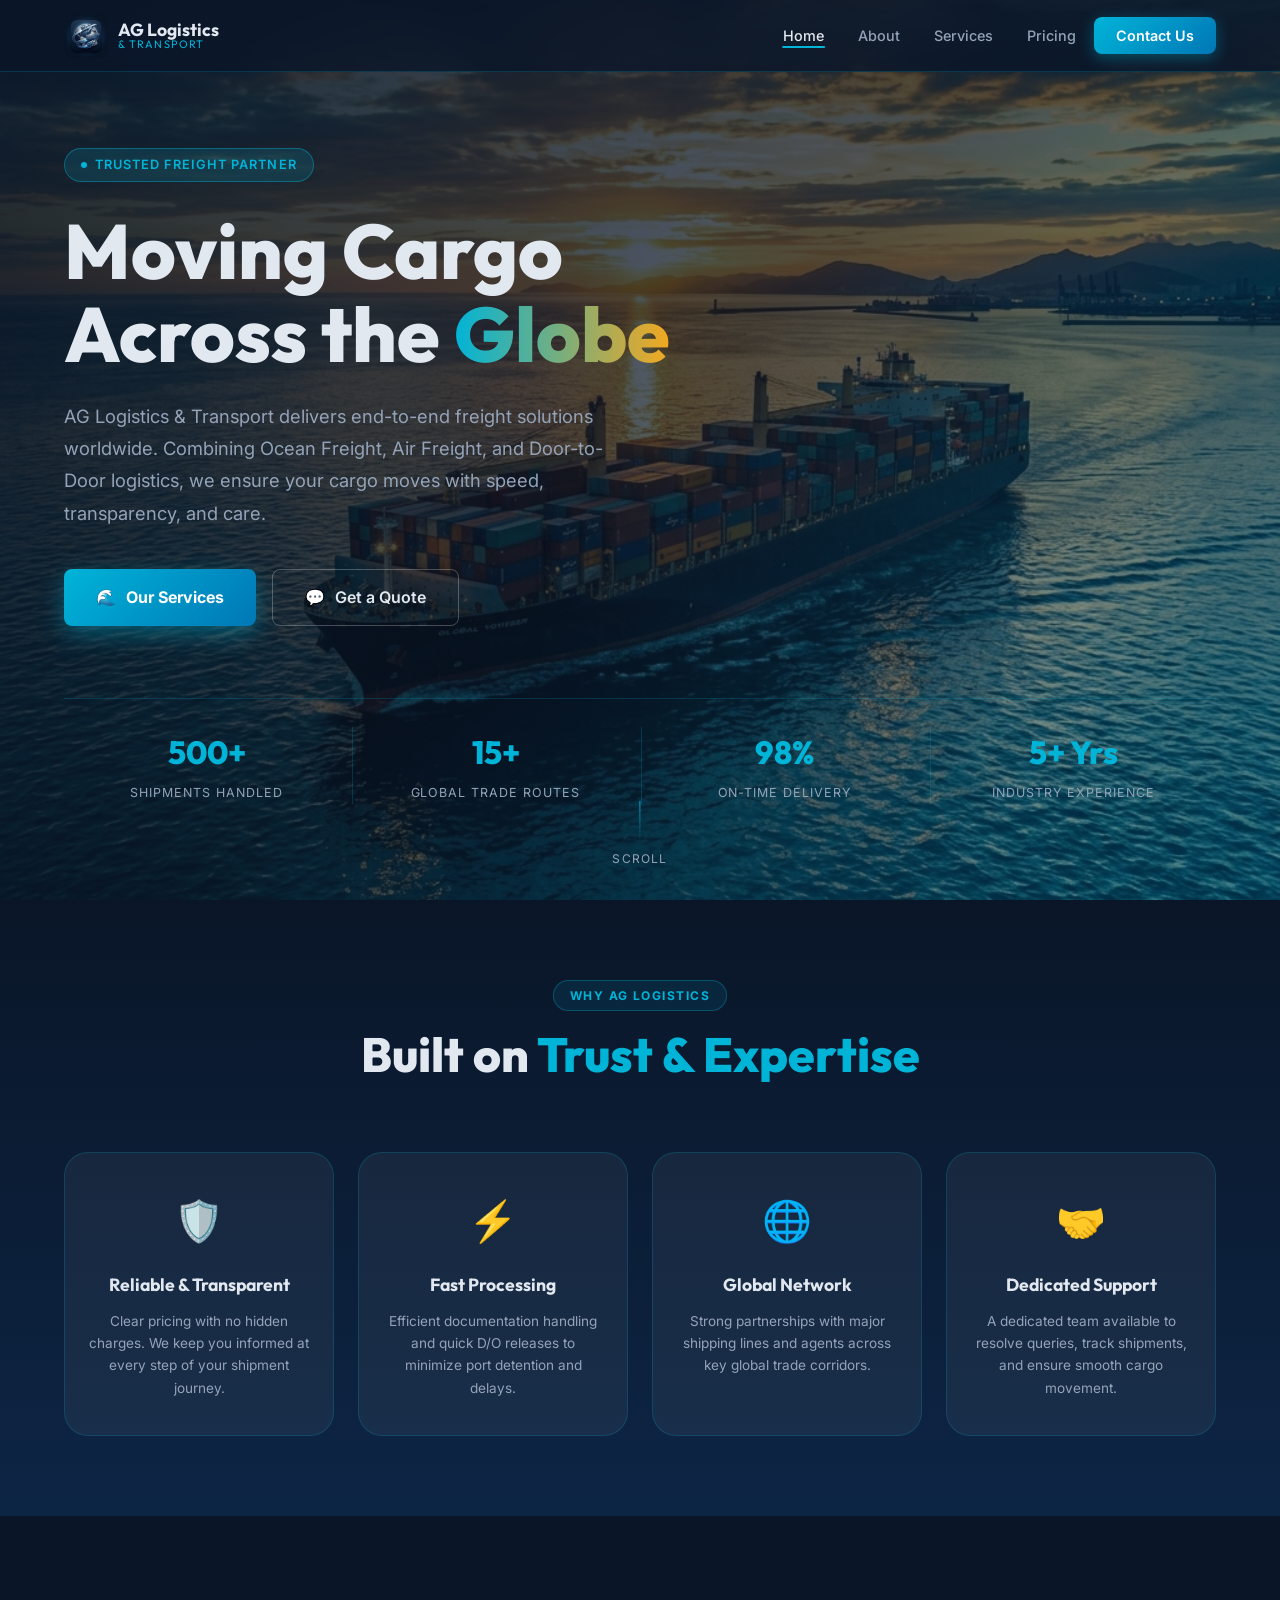
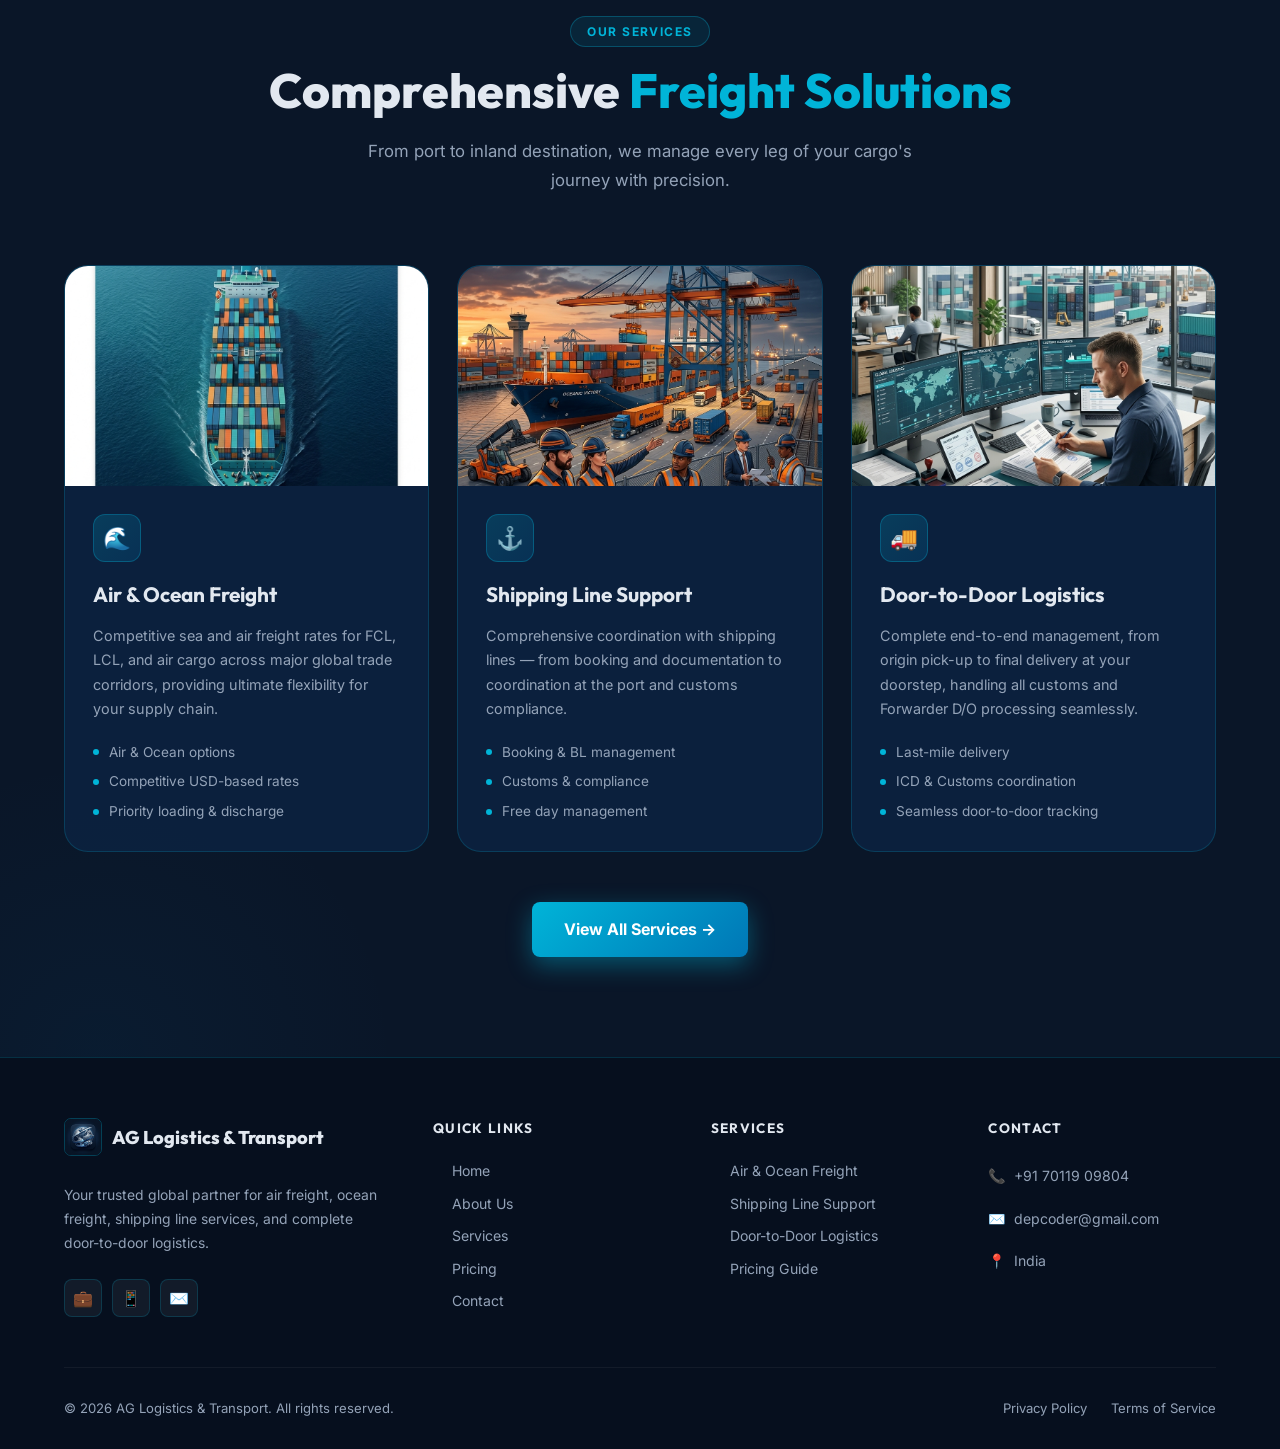
<file: index.html>
<!DOCTYPE html>
<html lang="en">

<head>
  <meta charset="UTF-8" />
  <meta name="viewport" content="width=device-width, initial-scale=1.0" />
  <title>AG Logistics & Transport | Global Freight Solutions</title>
  <meta name="description"
    content="AG Logistics & Transport provides world-class Ocean Freight, Shipping Line Support, and Forwarder D/O services. Reliable, transparent, and efficient global logistics." />
  <link rel="stylesheet" href="css/style.css" />
</head>

<body>

  <!-- ===== NAVBAR ===== -->
  <nav class="navbar" id="navbar">
    <a href="index.html" class="navbar-logo">
      <img src="images/logo.png" class="logo-icon1" alt="AG Logistics Logo" />
      <div class="logo-text">
        AG Logistics
        <span>& Transport</span>
      </div>
    </a>

    <ul class="navbar-links">
      <li><a href="index.html" id="nav-home">Home</a></li>
      <li><a href="about.html" id="nav-about">About</a></li>
      <li><a href="services.html" id="nav-services">Services</a></li>
      <li><a href="pricing.html" id="nav-pricing">Pricing</a></li>
      <li><a href="contact.html" id="nav-contact" class="navbar-cta">Contact Us</a></li>
    </ul>

    <button class="hamburger" id="hamburger" aria-label="Toggle menu">
      <span></span><span></span><span></span>
    </button>
  </nav>

  <!-- Mobile Menu -->
  <div class="mobile-menu" id="mobileMenu">
    <a href="index.html">Home</a>
    <a href="about.html">About</a>
    <a href="services.html">Services</a>
    <a href="pricing.html">Pricing</a>
    <a href="contact.html" class="navbar-cta">Contact Us</a>
  </div>

  <!-- ===== HERO ===== -->
  <section class="hero" id="hero">
    <div class="hero-bg"></div>
    <div class="hero-overlay"></div>

    <div style="width:100%; max-width:1400px; margin:0 auto;">
      <div class="hero-content">
        <div class="hero-badge">Trusted Freight Partner</div>
        <h1 class="hero-title">
          Moving Cargo<br>
          Across the <span class="highlight">Globe</span>
        </h1>
        <p class="hero-subtitle">
          AG Logistics & Transport delivers end-to-end freight solutions worldwide. Combining Ocean Freight, Air
          Freight, and Door-to-Door logistics, we ensure your cargo moves with speed, transparency, and care.
        </p>
        <div class="hero-actions">
          <a href="services.html" class="btn-primary">
            <span>🌊</span> Our Services
          </a>
          <a href="contact.html" class="btn-outline">
            <span>💬</span> Get a Quote
          </a>
        </div>
      </div>

      <div class="hero-stats">
        <div class="stat-item">
          <span class="stat-number" data-count="500" data-suffix="+">0+</span>
          <span class="stat-label">Shipments Handled</span>
        </div>
        <div class="stat-item">
          <span class="stat-number" data-count="15" data-suffix="+">0+</span>
          <span class="stat-label">Global Trade Routes</span>
        </div>
        <div class="stat-item">
          <span class="stat-number" data-count="98" data-suffix="%">0%</span>
          <span class="stat-label">On-Time Delivery</span>
        </div>
        <div class="stat-item">
          <span class="stat-number" data-count="5" data-suffix="+ Yrs">0+ Yrs</span>
          <span class="stat-label">Industry Experience</span>
        </div>
      </div>
    </div>

    <div class="hero-scroll-indicator">
      <div class="scroll-line"></div>
      <span>Scroll</span>
    </div>
  </section>

  <!-- ===== WHY CHOOSE US ===== -->
  <section class="why-section">
    <div class="section-header">
      <div class="section-tag">Why AG Logistics</div>
      <h2 class="section-title">Built on <span class="accent">Trust & Expertise</span></h2>
    </div>
    <div class="why-grid">
      <div class="why-card reveal">
        <span class="why-icon">🛡️</span>
        <h3 class="why-title">Reliable & Transparent</h3>
        <p class="why-desc">Clear pricing with no hidden charges. We keep you informed at every step of your shipment
          journey.</p>
      </div>
      <div class="why-card reveal reveal-delay-1">
        <span class="why-icon">⚡</span>
        <h3 class="why-title">Fast Processing</h3>
        <p class="why-desc">Efficient documentation handling and quick D/O releases to minimize port detention and
          delays.</p>
      </div>
      <div class="why-card reveal reveal-delay-2">
        <span class="why-icon">🌐</span>
        <h3 class="why-title">Global Network</h3>
        <p class="why-desc">Strong partnerships with major shipping lines and agents across key global trade corridors.
        </p>
      </div>
      <div class="why-card reveal reveal-delay-3">
        <span class="why-icon">🤝</span>
        <h3 class="why-title">Dedicated Support</h3>
        <p class="why-desc">A dedicated team available to resolve queries, track shipments, and ensure smooth cargo
          movement.</p>
      </div>
    </div>
  </section>

  <!-- ===== SERVICES PREVIEW ===== -->
  <section class="services-section">
    <div class="section-header">
      <div class="section-tag">Our Services</div>
      <h2 class="section-title">Comprehensive <span class="accent">Freight Solutions</span></h2>
      <p class="section-desc">From port to inland destination, we manage every leg of your cargo's journey with
        precision.</p>
    </div>

    <div class="services-grid">
      <div class="service-card reveal">
        <div class="service-img">
          <img src="images/ocean_freight.png" alt="Ocean Freight" loading="lazy" />
        </div>
        <div class="service-body">
          <div class="service-icon">🌊</div>
          <h3 class="service-title">Air & Ocean Freight</h3>
          <p class="service-desc">Competitive sea and air freight rates for FCL, LCL, and air cargo across major global
            trade corridors, providing ultimate flexibility for your supply chain.</p>
          <ul class="service-features">
            <li>Air & Ocean options</li>
            <li>Competitive USD-based rates</li>
            <li>Priority loading &amp; discharge</li>
          </ul>
        </div>
      </div>
      <div class="service-card reveal reveal-delay-1">
        <div class="service-img">
          <img src="images/shipping_line.png" alt="Shipping Line Support" loading="lazy" />
        </div>
        <div class="service-body">
          <div class="service-icon">⚓</div>
          <h3 class="service-title">Shipping Line Support</h3>
          <p class="service-desc">Comprehensive coordination with shipping lines — from booking and documentation to
            coordination at the port and customs compliance.</p>
          <ul class="service-features">
            <li>Booking &amp; BL management</li>
            <li>Customs &amp; compliance</li>
            <li>Free day management</li>
          </ul>
        </div>
      </div>
      <div class="service-card reveal reveal-delay-2">
        <div class="service-img">
          <img src="images/forwarder_do.png" alt="Forwarder D/O" loading="lazy" />
        </div>
        <div class="service-body">
          <div class="service-icon">🚚</div>
          <h3 class="service-title">Door-to-Door Logistics</h3>
          <p class="service-desc">Complete end-to-end management, from origin pick-up to final delivery at your
            doorstep, handling all customs and Forwarder D/O processing seamlessly.</p>
          <ul class="service-features">
            <li>Last-mile delivery</li>
            <li>ICD & Customs coordination</li>
            <li>Seamless door-to-door tracking</li>
          </ul>
        </div>
      </div>
    </div>

    <div style="text-align:center; margin-top:50px;">
      <a href="services.html" class="btn-primary">View All Services →</a>
    </div>
  </section>

  <!-- ===== FOOTER ===== -->
  <footer>
    <div class="footer-grid">
      <div class="footer-brand">
        <div class="logo-text">
          <div style="display:flex;align-items:center;gap:10px;margin-bottom:14px;">
            <img src="images/logo.png"
              style="width: 38px; height: 38px; border-radius: 7px; object-fit: cover; border: 1px solid rgba(0,180,216,0.3);"
              class="footer-logo" alt="AG Logistics Logo" />
            <span style="font-family:'Outfit',sans-serif;font-size:1.15rem;font-weight:800;">AG Logistics &
              Transport</span>
          </div>
        </div>
        <p class="footer-desc">Your trusted global partner for air freight, ocean freight, shipping line services, and
          complete door-to-door logistics.</p>
        <div class="footer-socials">
          <div class="social-btn" title="LinkedIn">💼</div>
          <div class="social-btn" title="WhatsApp">📱</div>
          <div class="social-btn" title="Email">✉️</div>
        </div>
      </div>
      <div>
        <h4 class="footer-col-title">Quick Links</h4>
        <ul class="footer-links">
          <li><a href="index.html">Home</a></li>
          <li><a href="about.html">About Us</a></li>
          <li><a href="services.html">Services</a></li>
          <li><a href="pricing.html">Pricing</a></li>
          <li><a href="contact.html">Contact</a></li>
        </ul>
      </div>
      <div>
        <h4 class="footer-col-title">Services</h4>
        <ul class="footer-links">
          <li><a href="services.html">Air & Ocean Freight</a></li>
          <li><a href="services.html">Shipping Line Support</a></li>
          <li><a href="services.html">Door-to-Door Logistics</a></li>
          <li><a href="pricing.html">Pricing Guide</a></li>
        </ul>
      </div>
      <div>
        <h4 class="footer-col-title">Contact</h4>
        <ul class="footer-links" style="cursor:default;">
          <li style="color:#94a3b8; gap:8px; display:flex; font-size:0.88rem; padding:5px 0;">📞 &nbsp;+91 70119 09804
          </li>
          <li style="color:#94a3b8; gap:8px; display:flex; font-size:0.88rem; padding:5px 0;">✉️
            &nbsp;depcoder@gmail.com</li>
          <li style="color:#94a3b8; gap:8px; display:flex; font-size:0.88rem; padding:5px 0;">📍 &nbsp;India</li>
        </ul>
      </div>
    </div>
    <div class="footer-bottom">
      <p>© 2026 AG Logistics & Transport. All rights reserved.</p>
      <div class="footer-bottom-links">
        <a href="#">Privacy Policy</a>
        <a href="#">Terms of Service</a>
      </div>
    </div>
  </footer>

  <script src="js/main.js"></script>
</body>

</html>
</file>
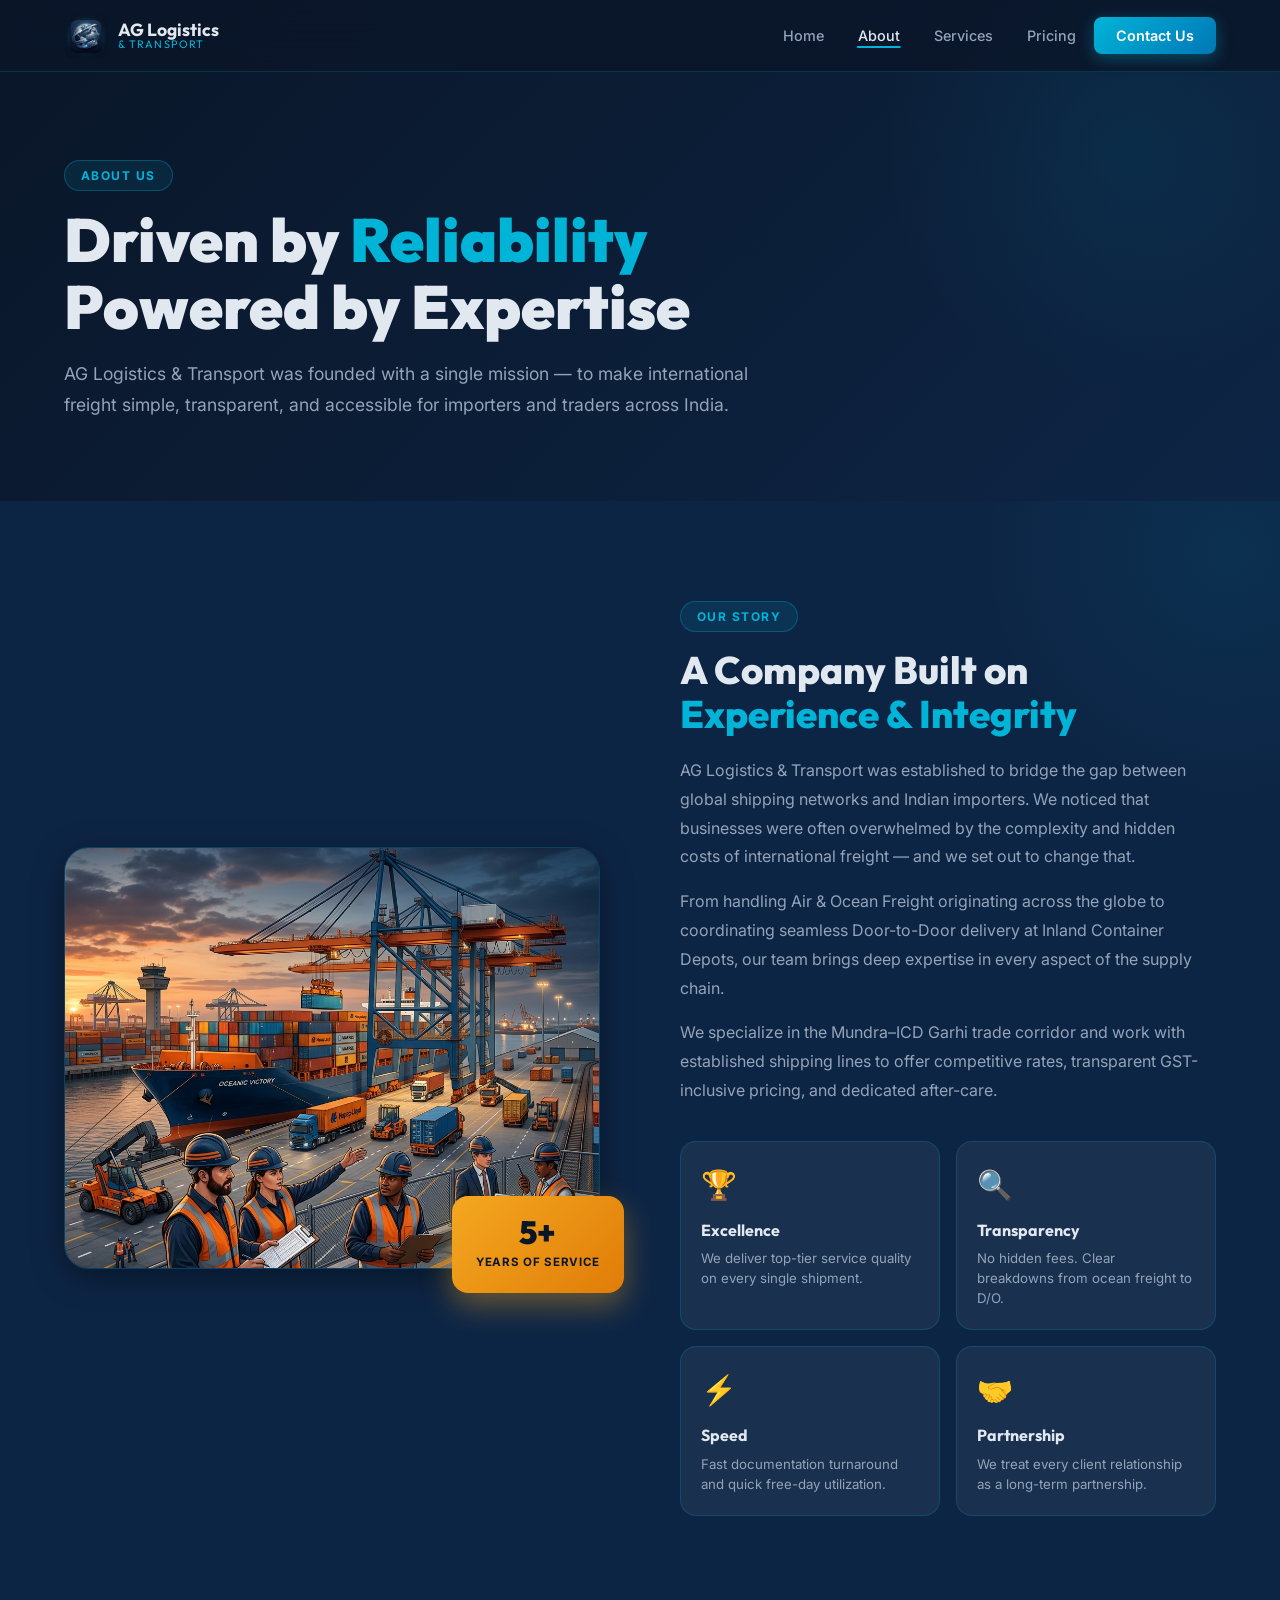
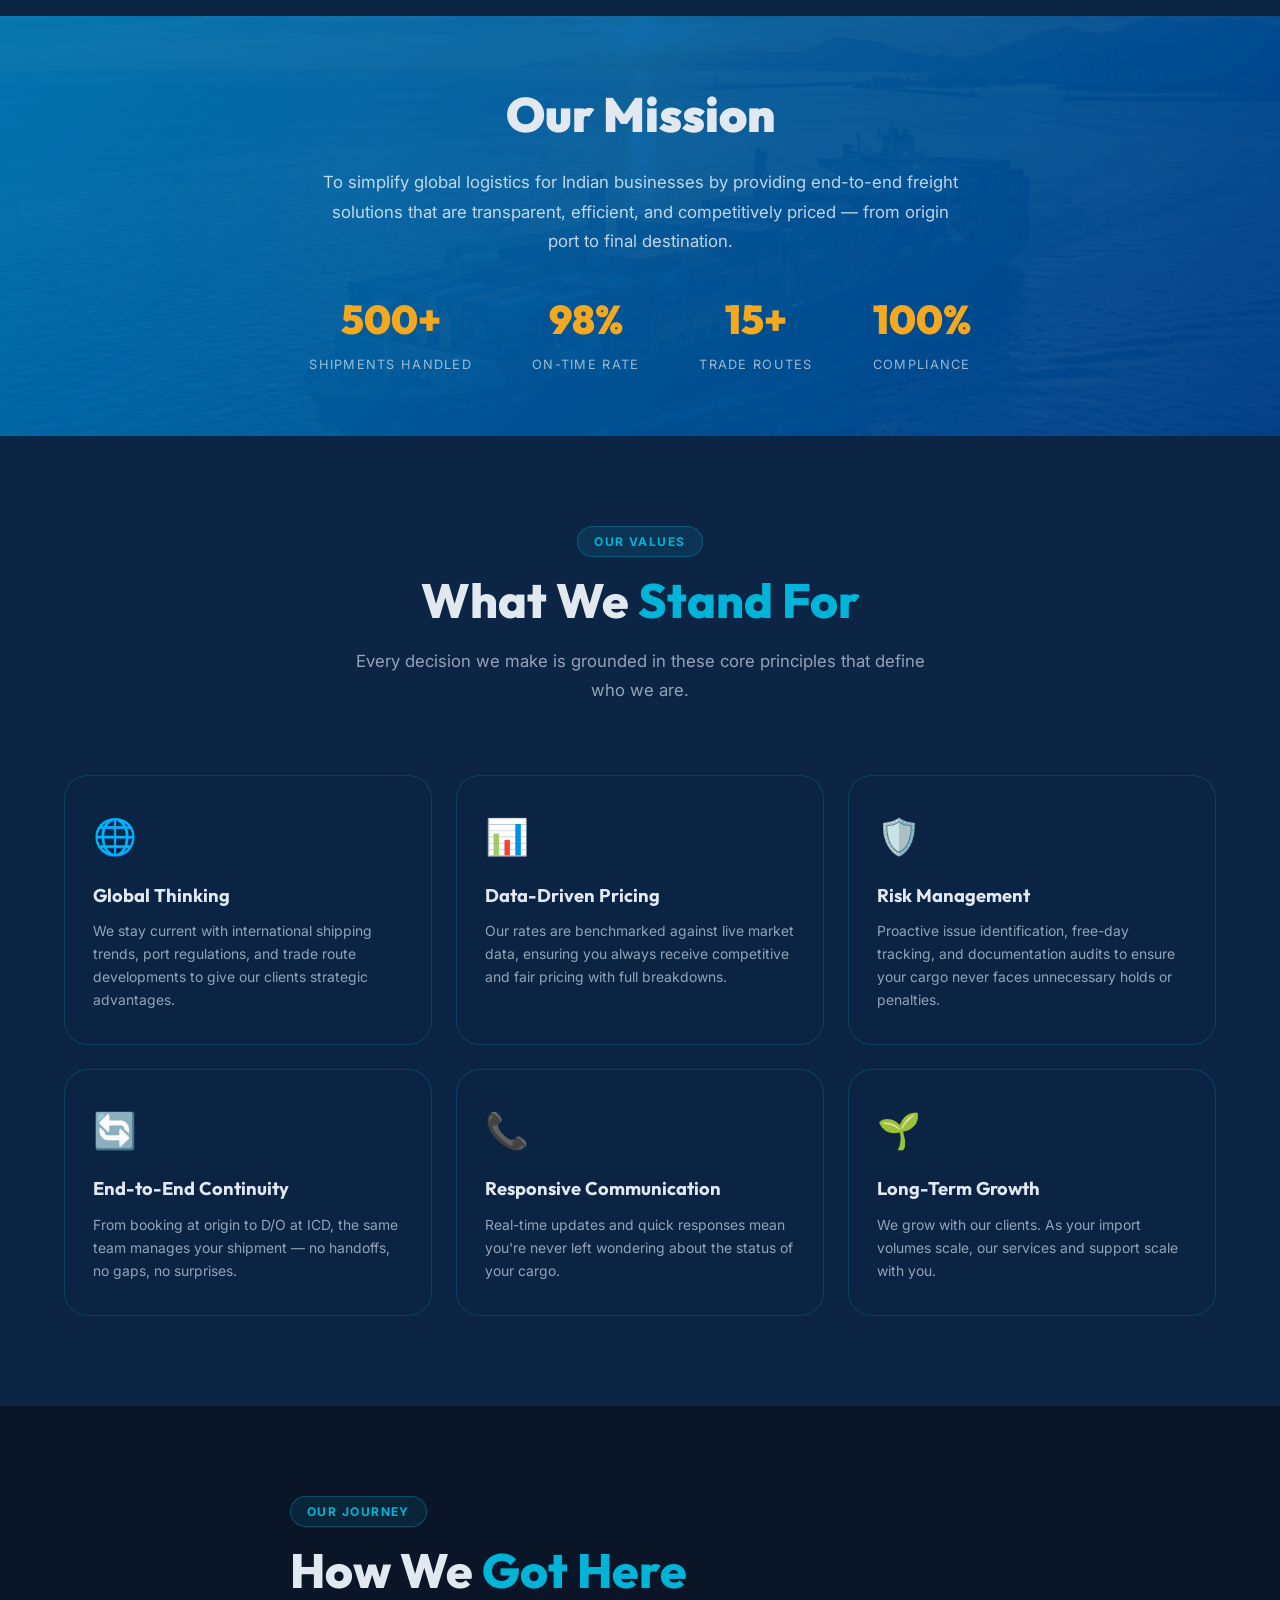
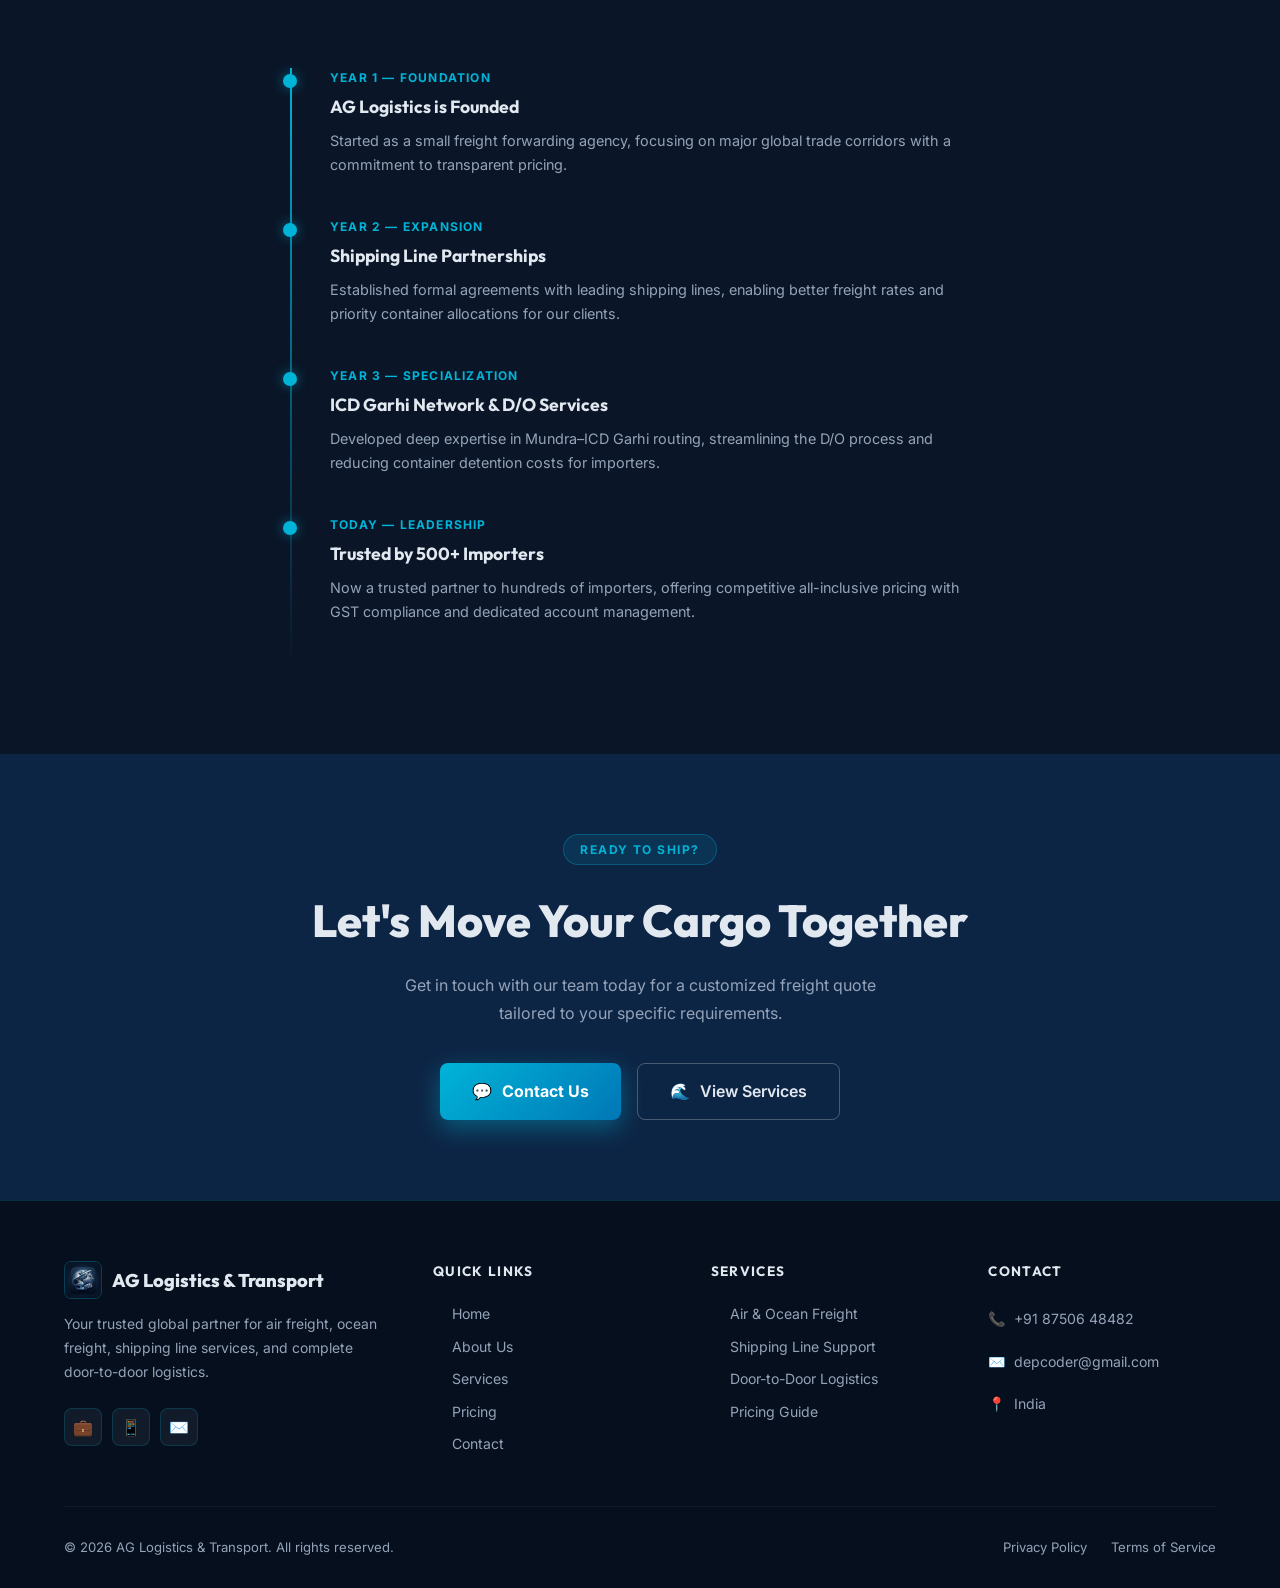
<file: about.html>
<!DOCTYPE html>
<html lang="en">

<head>
  <meta charset="UTF-8" />
  <meta name="viewport" content="width=device-width, initial-scale=1.0" />
  <title>About Us | AG Logistics & Transport</title>
  <meta name="description"
    content="Learn about AG Logistics & Transport — our story, mission, and values that drive our commitment to delivering world-class freight solutions." />
  <link rel="stylesheet" href="css/style.css" />
  <style>
    .page-hero {
      padding: 160px 5% 80px;
      background: linear-gradient(135deg, var(--color-primary) 0%, var(--color-secondary) 100%);
      position: relative;
      overflow: hidden;
    }

    .page-hero::before {
      content: '';
      position: absolute;
      top: -100px;
      right: -100px;
      width: 500px;
      height: 500px;
      background: radial-gradient(circle, rgba(0, 180, 216, 0.08), transparent 70%);
      pointer-events: none;
    }

    .page-hero-inner {
      max-width: 700px;
    }

    .page-hero h1 {
      font-family: var(--font-heading);
      font-size: clamp(2.4rem, 5vw, 3.8rem);
      font-weight: 900;
      line-height: 1.1;
      margin-bottom: 18px;
    }

    .page-hero p {
      font-size: 1.1rem;
      color: var(--color-text-muted);
      line-height: 1.75;
    }

    .timeline {
      position: relative;
      padding-left: 40px;
      margin-top: 40px;
    }

    .timeline::before {
      content: '';
      position: absolute;
      left: 0;
      top: 0;
      bottom: 0;
      width: 2px;
      background: linear-gradient(to bottom, var(--color-accent), transparent);
    }

    .timeline-item {
      position: relative;
      padding-bottom: 40px;
    }

    .timeline-item::before {
      content: '';
      position: absolute;
      left: -47px;
      top: 6px;
      width: 14px;
      height: 14px;
      border-radius: 50%;
      background: var(--color-accent);
      box-shadow: 0 0 12px rgba(0, 180, 216, 0.5);
    }

    .timeline-year {
      font-size: 0.75rem;
      font-weight: 700;
      color: var(--color-accent);
      text-transform: uppercase;
      letter-spacing: 0.1em;
      margin-bottom: 6px;
    }

    .timeline-title {
      font-family: var(--font-heading);
      font-size: 1.1rem;
      font-weight: 700;
      margin-bottom: 8px;
    }

    .timeline-desc {
      font-size: 0.9rem;
      color: var(--color-text-muted);
      line-height: 1.65;
    }

    .values-grid {
      display: grid;
      grid-template-columns: repeat(3, 1fr);
      gap: 24px;
      margin-top: 50px;
    }

    .value-card {
      background: var(--color-card);
      border: 1px solid var(--color-border);
      border-radius: var(--radius-lg);
      padding: 32px 28px;
      transition: var(--transition);
    }

    .value-card:hover {
      border-color: rgba(0, 180, 216, 0.4);
      transform: translateY(-5px);
      box-shadow: var(--shadow-glow);
    }

    .value-emoji {
      font-size: 2.2rem;
      margin-bottom: 16px;
      display: block;
    }

    .value-title {
      font-family: var(--font-heading);
      font-size: 1.15rem;
      font-weight: 700;
      margin-bottom: 10px;
    }

    .value-desc {
      font-size: 0.87rem;
      color: var(--color-text-muted);
      line-height: 1.65;
    }

    .team-section {
      background: var(--color-primary);
      padding: 90px 5%;
    }

    .mission-band {
      background: linear-gradient(135deg, #0077b6, #023e8a);
      padding: 60px 5%;
      text-align: center;
      position: relative;
      overflow: hidden;
    }

    .mission-band::before {
      content: '';
      position: absolute;
      inset: 0;
      background: url('../images/hero_bg.png') center/cover;
      opacity: 0.06;
    }

    .mission-band h2 {
      font-family: var(--font-heading);
      font-size: clamp(1.8rem, 4vw, 3rem);
      font-weight: 900;
      position: relative;
      margin-bottom: 16px;
    }

    .mission-band p {
      font-size: 1.05rem;
      color: rgba(255, 255, 255, 0.75);
      max-width: 650px;
      margin: 0 auto 30px;
      line-height: 1.75;
      position: relative;
    }

    .about-stats {
      display: flex;
      justify-content: center;
      gap: 60px;
      flex-wrap: wrap;
      position: relative;
      margin-top: 16px;
    }

    .astat {
      text-align: center;
    }

    .astat-num {
      font-family: var(--font-heading);
      font-size: 2.5rem;
      font-weight: 900;
      color: var(--color-gold);
      display: block;
    }

    .astat-lbl {
      font-size: 0.8rem;
      color: rgba(255, 255, 255, 0.6);
      text-transform: uppercase;
      letter-spacing: 0.1em;
    }

    @media (max-width: 768px) {
      .values-grid {
        grid-template-columns: 1fr;
      }
    }

    @media (max-width: 1024px) {
      .values-grid {
        grid-template-columns: 1fr 1fr;
      }
    }
  </style>
</head>

<body>

  <!-- NAVBAR -->
  <nav class="navbar" id="navbar">
    <a href="index.html" class="navbar-logo">
      <img src="images/logo.png" class="logo-icon1" alt="AG Logistics Logo" />
      <div class="logo-text">
        AG Logistics
        <span>& Transport</span>
      </div>
    </a>
    <ul class="navbar-links">
      <li><a href="index.html">Home</a></li>
      <li><a href="about.html" class="active">About</a></li>
      <li><a href="services.html">Services</a></li>
      <li><a href="pricing.html">Pricing</a></li>
      <li><a href="contact.html" class="navbar-cta">Contact Us</a></li>
    </ul>
    <button class="hamburger" id="hamburger" aria-label="Toggle menu">
      <span></span><span></span><span></span>
    </button>
  </nav>
  <div class="mobile-menu" id="mobileMenu">
    <a href="index.html">Home</a>
    <a href="about.html" class="active">About</a>
    <a href="services.html">Services</a>
    <a href="pricing.html">Pricing</a>
    <a href="contact.html" class="navbar-cta">Contact Us</a>
  </div>

  <!-- PAGE HERO -->
  <div class="page-hero">
    <div class="page-hero-inner">
      <div class="section-tag">About Us</div>
      <h1>Driven by <span style="color:var(--color-accent)">Reliability</span><br>Powered by Expertise</h1>
      <p>AG Logistics & Transport was founded with a single mission — to make international freight simple, transparent,
        and accessible for importers and traders across India.</p>
    </div>
  </div>

  <!-- ABOUT SECTION -->
  <section class="about-section">
    <div class="about-grid">
      <div class="about-visual reveal">
        <div class="about-img-wrap">
          <img src="images/shipping_line.png" alt="AG Logistics Operations" />
        </div>
        <div class="about-badge-float">
          <span class="badge-number">5+</span>
          <span class="badge-label">Years of Service</span>
        </div>
      </div>

      <div class="about-content reveal reveal-delay-1">
        <div class="section-tag">Our Story</div>
        <h2 class="about-title">A Company Built on<br><span class="accent">Experience & Integrity</span></h2>
        <p class="about-text">
          AG Logistics & Transport was established to bridge the gap between global shipping networks and Indian
          importers. We noticed that businesses were often overwhelmed by the complexity and hidden costs of
          international freight — and we set out to change that.
        </p>
        <p class="about-text">
          From handling Air & Ocean Freight originating across the globe to coordinating seamless Door-to-Door delivery
          at Inland Container
          Depots, our team brings deep expertise in every aspect of the supply chain.
        </p>
        <p class="about-text">
          We specialize in the Mundra–ICD Garhi trade corridor and work with established shipping lines to offer
          competitive rates, transparent GST-inclusive pricing, and dedicated after-care.
        </p>

        <div class="about-pillars">
          <div class="pillar-card">
            <div class="pillar-icon">🏆</div>
            <div class="pillar-title">Excellence</div>
            <div class="pillar-desc">We deliver top-tier service quality on every single shipment.</div>
          </div>
          <div class="pillar-card">
            <div class="pillar-icon">🔍</div>
            <div class="pillar-title">Transparency</div>
            <div class="pillar-desc">No hidden fees. Clear breakdowns from ocean freight to D/O.</div>
          </div>
          <div class="pillar-card">
            <div class="pillar-icon">⚡</div>
            <div class="pillar-title">Speed</div>
            <div class="pillar-desc">Fast documentation turnaround and quick free-day utilization.</div>
          </div>
          <div class="pillar-card">
            <div class="pillar-icon">🤝</div>
            <div class="pillar-title">Partnership</div>
            <div class="pillar-desc">We treat every client relationship as a long-term partnership.</div>
          </div>
        </div>
      </div>
    </div>
  </section>

  <!-- MISSION BAND -->
  <div class="mission-band">
    <h2>Our Mission</h2>
    <p>To simplify global logistics for Indian businesses by providing end-to-end freight solutions that are
      transparent, efficient, and competitively priced — from origin port to final destination.</p>
    <div class="about-stats">
      <div class="astat">
        <span class="astat-num">500+</span>
        <span class="astat-lbl">Shipments Handled</span>
      </div>
      <div class="astat">
        <span class="astat-num">98%</span>
        <span class="astat-lbl">On-Time Rate</span>
      </div>
      <div class="astat">
        <span class="astat-num">15+</span>
        <span class="astat-lbl">Trade Routes</span>
      </div>
      <div class="astat">
        <span class="astat-num">100%</span>
        <span class="astat-lbl">Compliance</span>
      </div>
    </div>
  </div>

  <!-- VALUES -->
  <section style="background: var(--color-secondary); padding: 90px 5%;">
    <div class="section-header">
      <div class="section-tag">Our Values</div>
      <h2 class="section-title">What We <span class="accent">Stand For</span></h2>
      <p class="section-desc">Every decision we make is grounded in these core principles that define who we are.</p>
    </div>
    <div class="values-grid">
      <div class="value-card reveal">
        <span class="value-emoji">🌐</span>
        <h3 class="value-title">Global Thinking</h3>
        <p class="value-desc">We stay current with international shipping trends, port regulations, and trade route
          developments to give our clients strategic advantages.</p>
      </div>
      <div class="value-card reveal reveal-delay-1">
        <span class="value-emoji">📊</span>
        <h3 class="value-title">Data-Driven Pricing</h3>
        <p class="value-desc">Our rates are benchmarked against live market data, ensuring you always receive
          competitive and fair pricing with full breakdowns.</p>
      </div>
      <div class="value-card reveal reveal-delay-2">
        <span class="value-emoji">🛡️</span>
        <h3 class="value-title">Risk Management</h3>
        <p class="value-desc">Proactive issue identification, free-day tracking, and documentation audits to ensure your
          cargo never faces unnecessary holds or penalties.</p>
      </div>
      <div class="value-card reveal reveal-delay-1">
        <span class="value-emoji">🔄</span>
        <h3 class="value-title">End-to-End Continuity</h3>
        <p class="value-desc">From booking at origin to D/O at ICD, the same team manages your shipment — no handoffs,
          no gaps, no surprises.</p>
      </div>
      <div class="value-card reveal reveal-delay-2">
        <span class="value-emoji">📞</span>
        <h3 class="value-title">Responsive Communication</h3>
        <p class="value-desc">Real-time updates and quick responses mean you're never left wondering about the status of
          your cargo.</p>
      </div>
      <div class="value-card reveal reveal-delay-3">
        <span class="value-emoji">🌱</span>
        <h3 class="value-title">Long-Term Growth</h3>
        <p class="value-desc">We grow with our clients. As your import volumes scale, our services and support scale
          with you.</p>
      </div>
    </div>
  </section>

  <!-- JOURNEY TIMELINE -->
  <section style="background: var(--color-primary); padding: 90px 5%;">
    <div style="max-width:700px; margin:0 auto;">
      <div class="section-header" style="text-align:left;">
        <div class="section-tag">Our Journey</div>
        <h2 class="section-title">How We <span class="accent">Got Here</span></h2>
      </div>
      <div class="timeline reveal">
        <div class="timeline-item">
          <div class="timeline-year">Year 1 — Foundation</div>
          <h3 class="timeline-title">AG Logistics is Founded</h3>
          <p class="timeline-desc">Started as a small freight forwarding agency, focusing on major global trade
            corridors with a commitment to transparent pricing.</p>
        </div>
        <div class="timeline-item">
          <div class="timeline-year">Year 2 — Expansion</div>
          <h3 class="timeline-title">Shipping Line Partnerships</h3>
          <p class="timeline-desc">Established formal agreements with leading shipping lines, enabling better freight
            rates and priority container allocations for our clients.</p>
        </div>
        <div class="timeline-item">
          <div class="timeline-year">Year 3 — Specialization</div>
          <h3 class="timeline-title">ICD Garhi Network &amp; D/O Services</h3>
          <p class="timeline-desc">Developed deep expertise in Mundra–ICD Garhi routing, streamlining the D/O process
            and reducing container detention costs for importers.</p>
        </div>
        <div class="timeline-item">
          <div class="timeline-year">Today — Leadership</div>
          <h3 class="timeline-title">Trusted by 500+ Importers</h3>
          <p class="timeline-desc">Now a trusted partner to hundreds of importers, offering competitive all-inclusive
            pricing with GST compliance and dedicated account management.</p>
        </div>
      </div>
    </div>
  </section>

  <!-- CTA BAND -->
  <section style="background: var(--color-secondary); padding: 80px 5%; text-align:center;">
    <div class="section-tag" style="margin-bottom:20px;">Ready to Ship?</div>
    <h2 style="font-family:var(--font-heading);font-size:clamp(1.8rem,4vw,2.8rem);font-weight:800;margin-bottom:16px;">
      Let's Move Your Cargo Together</h2>
    <p style="color:var(--color-text-muted);max-width:500px;margin:0 auto 36px;font-size:1rem;line-height:1.7;">Get in
      touch with our team today for a customized freight quote tailored to your specific requirements.</p>
    <div style="display:flex;gap:16px;justify-content:center;flex-wrap:wrap;">
      <a href="contact.html" class="btn-primary"><span>💬</span> Contact Us</a>
      <a href="services.html" class="btn-outline"><span>🌊</span> View Services</a>
    </div>
  </section>

  <!-- FOOTER -->
  <footer>
    <div class="footer-grid">
      <div class="footer-brand">
        <div style="display:flex;align-items:center;gap:10px;margin-bottom:14px;">
          <img src="images/logo.png"
            style="width: 38px; height: 38px; border-radius: 7px; object-fit: cover; border: 1px solid rgba(0,180,216,0.3);"
            class="footer-logo" alt="AG Logistics Logo" />
          <span style="font-family:'Outfit',sans-serif;font-size:1.15rem;font-weight:800;">AG Logistics &
            Transport</span>
        </div>
        <p class="footer-desc">Your trusted global partner for air freight, ocean freight, shipping line services, and
          complete door-to-door logistics.</p>
        <div class="footer-socials">
          <div class="social-btn">💼</div>
          <div class="social-btn">📱</div>
          <div class="social-btn">✉️</div>
        </div>
      </div>
      <div>
        <h4 class="footer-col-title">Quick Links</h4>
        <ul class="footer-links">
          <li><a href="index.html">Home</a></li>
          <li><a href="about.html">About Us</a></li>
          <li><a href="services.html">Services</a></li>
          <li><a href="pricing.html">Pricing</a></li>
          <li><a href="contact.html">Contact</a></li>
        </ul>
      </div>
      <div>
        <h4 class="footer-col-title">Services</h4>
        <ul class="footer-links">
          <li><a href="services.html">Air & Ocean Freight</a></li>
          <li><a href="services.html">Shipping Line Support</a></li>
          <li><a href="services.html">Door-to-Door Logistics</a></li>
          <li><a href="pricing.html">Pricing Guide</a></li>
        </ul>
      </div>
      <div>
        <h4 class="footer-col-title">Contact</h4>
        <ul class="footer-links" style="cursor:default;">
          <li style="color:#94a3b8;gap:8px;display:flex;font-size:0.88rem;padding:5px 0;">📞 &nbsp;+91 87506 48482</li>
          <li style="color:#94a3b8;gap:8px;display:flex;font-size:0.88rem;padding:5px 0;">✉️ &nbsp;depcoder@gmail.com
          </li>
          <li style="color:#94a3b8;gap:8px;display:flex;font-size:0.88rem;padding:5px 0;">📍 &nbsp;India</li>
        </ul>
      </div>
    </div>
    <div class="footer-bottom">
      <p>© 2026 AG Logistics & Transport. All rights reserved.</p>
      <div class="footer-bottom-links">
        <a href="#">Privacy Policy</a>
        <a href="#">Terms of Service</a>
      </div>
    </div>
  </footer>

  <script src="js/main.js"></script>
</body>

</html>
</file>
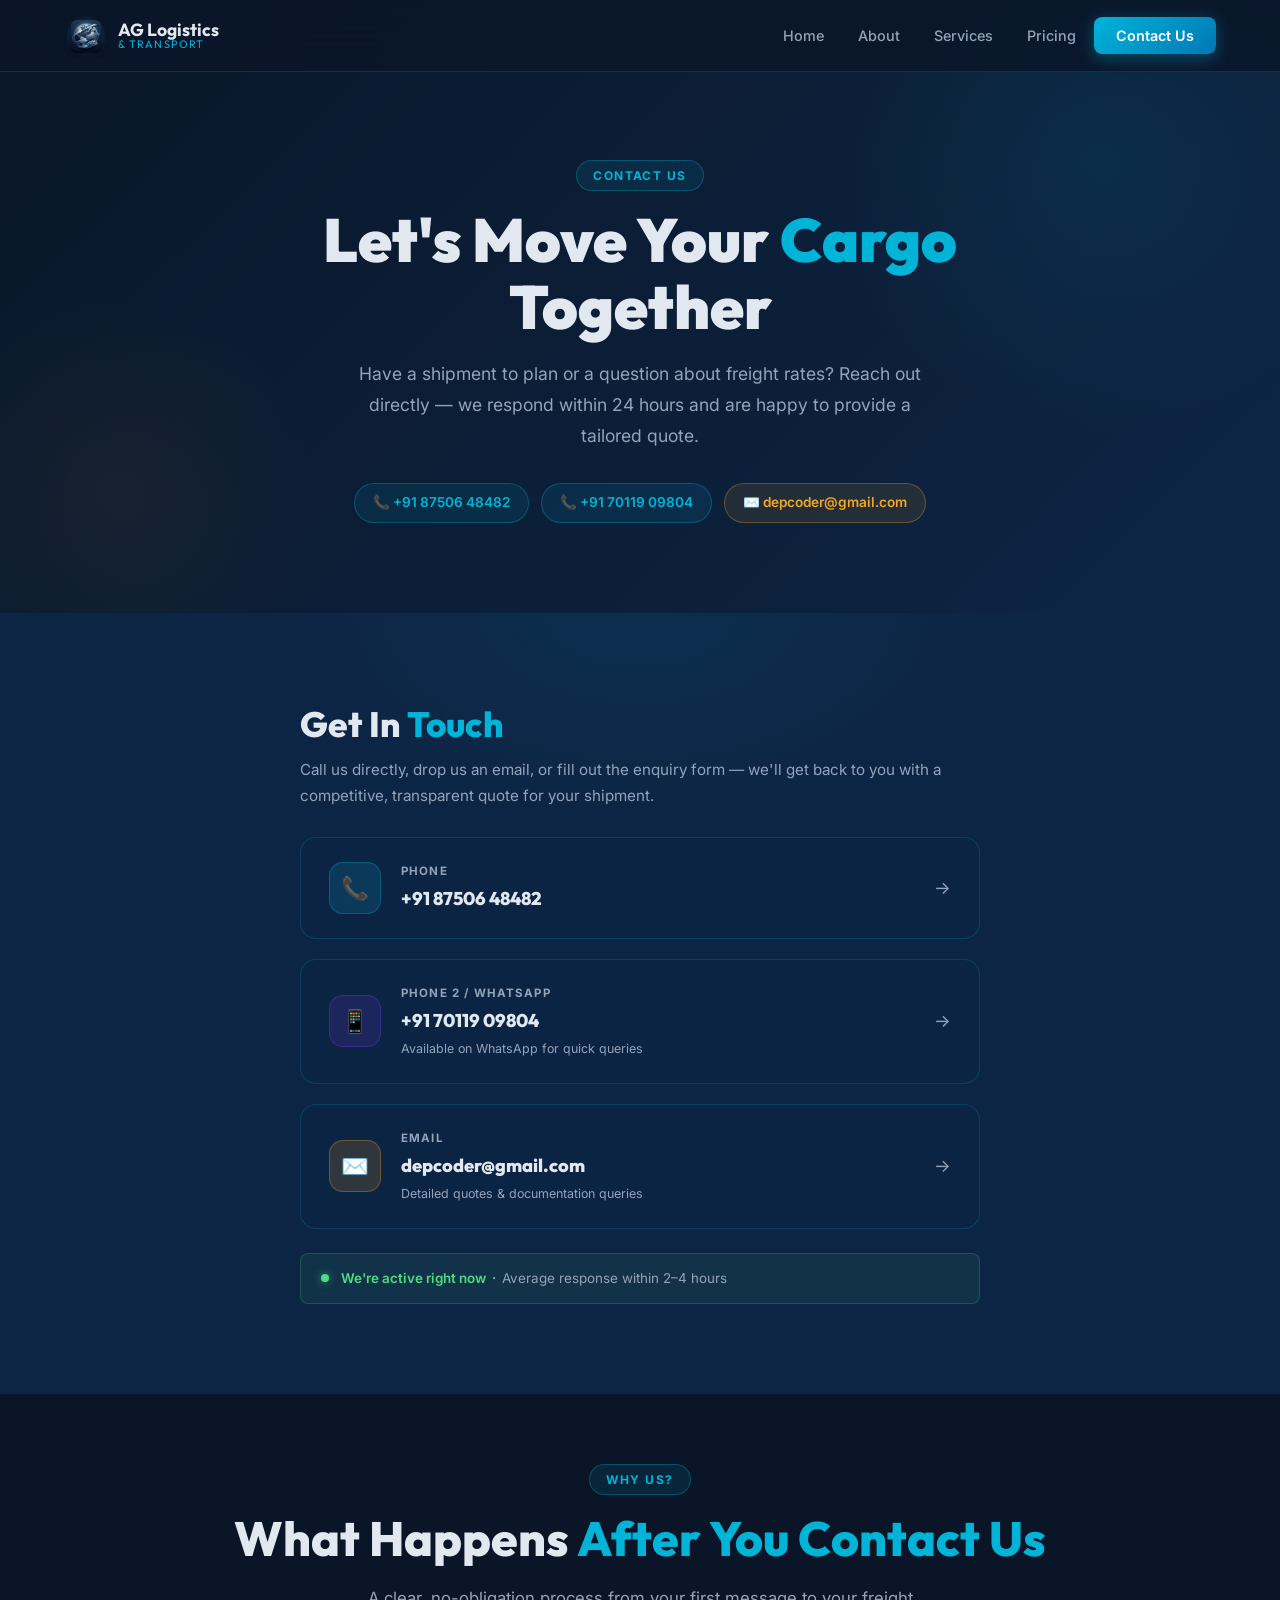
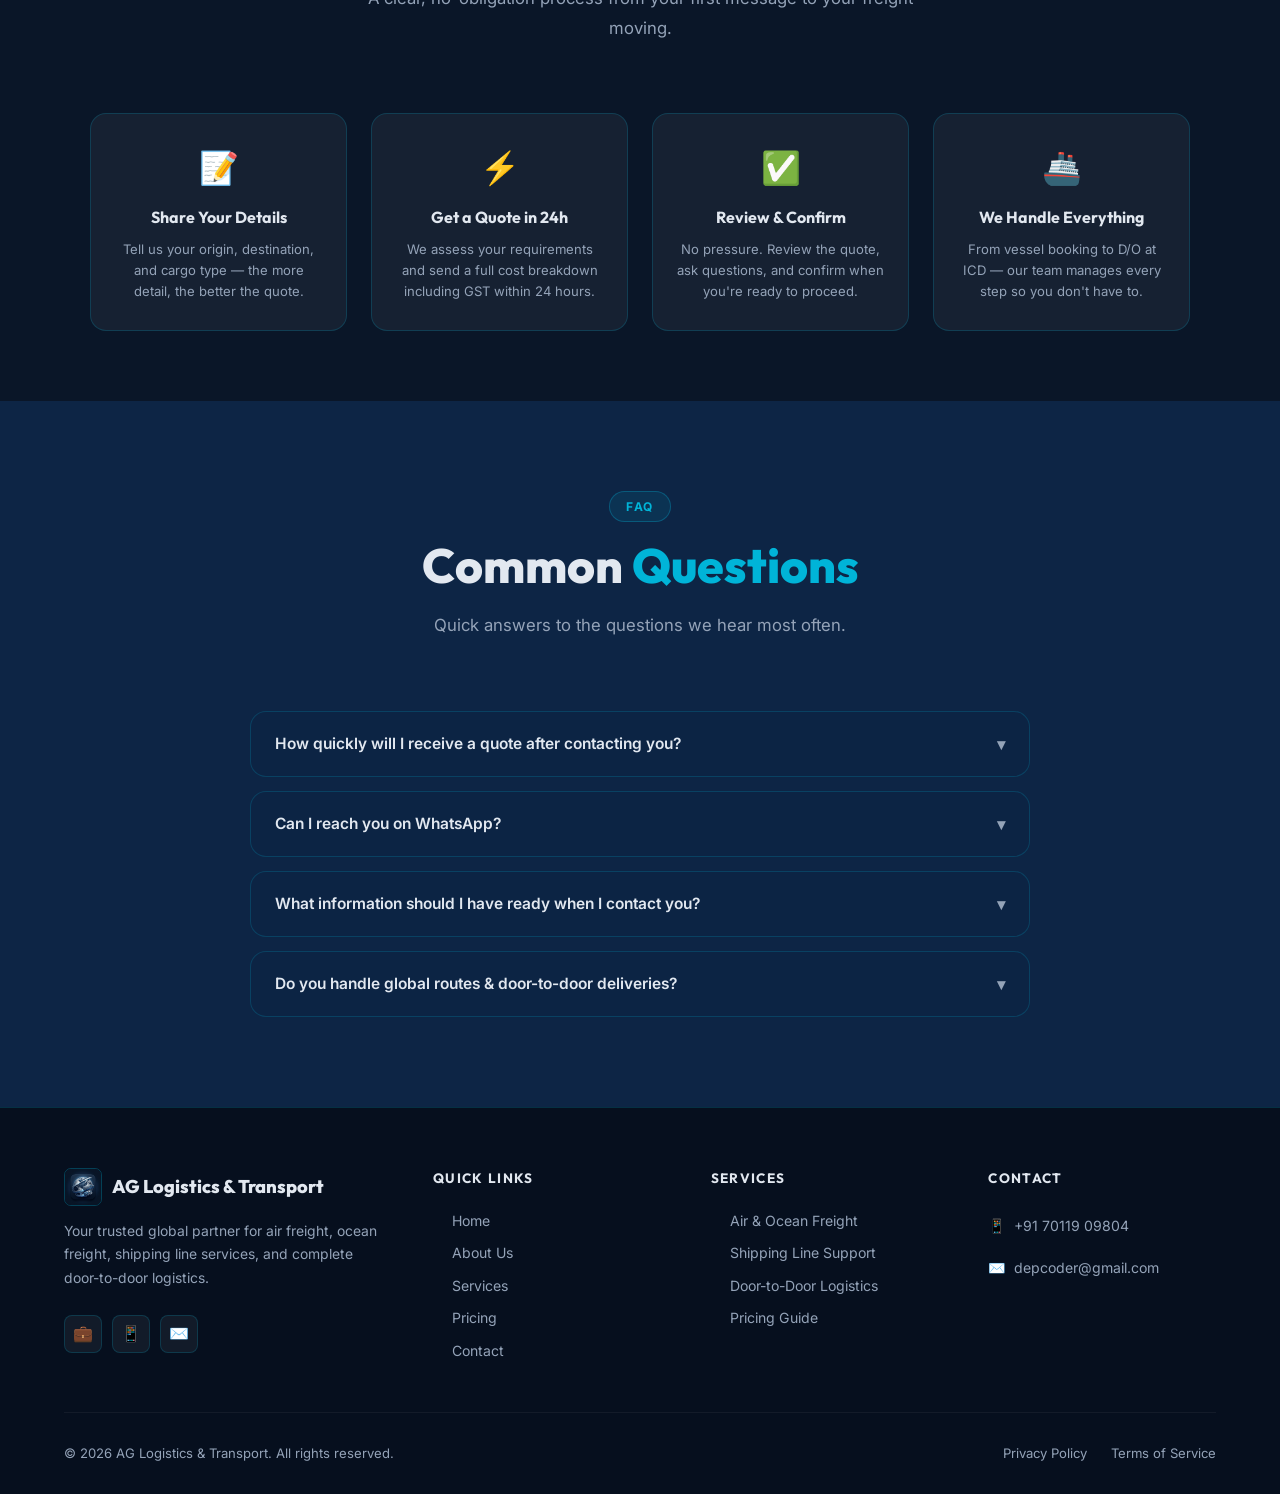
<file: contact.html>
<!DOCTYPE html>
<html lang="en">

<head>
  <meta charset="UTF-8" />
  <meta name="viewport" content="width=device-width, initial-scale=1.0" />
  <title>Contact Us | AG Logistics &amp; Transport</title>
  <meta name="description"
    content="Get in touch with AG Logistics &amp; Transport. Call us, email us, or fill out our enquiry form to get a customized freight quote within 24 hours." />
  <link rel="stylesheet" href="css/style.css" />
  <style>
    /* ── Page Hero ── */
    .page-hero {
      padding: 160px 5% 90px;
      background: linear-gradient(135deg, var(--color-primary) 0%, var(--color-secondary) 100%);
      position: relative;
      overflow: hidden;
      text-align: center;
    }

    .page-hero::before {
      content: '';
      position: absolute;
      top: -120px;
      right: -100px;
      width: 560px;
      height: 560px;
      background: radial-gradient(circle, rgba(0, 180, 216, 0.09), transparent 70%);
      pointer-events: none;
    }

    .page-hero::after {
      content: '';
      position: absolute;
      bottom: -80px;
      left: -80px;
      width: 400px;
      height: 400px;
      background: radial-gradient(circle, rgba(244, 168, 32, 0.05), transparent 70%);
      pointer-events: none;
    }

    .page-hero-inner {
      max-width: 760px;
      margin: 0 auto;
      position: relative;
      z-index: 1;
    }

    .page-hero h1 {
      font-family: var(--font-heading);
      font-size: clamp(2.4rem, 5vw, 3.8rem);
      font-weight: 900;
      line-height: 1.1;
      margin-bottom: 18px;
    }

    .page-hero p {
      font-size: 1.1rem;
      color: var(--color-text-muted);
      line-height: 1.75;
      max-width: 580px;
      margin: 0 auto;
    }

    .hero-contact-pills {
      display: flex;
      gap: 12px;
      flex-wrap: wrap;
      margin-top: 32px;
      justify-content: center;
    }

    .hero-pill {
      display: inline-flex;
      align-items: center;
      gap: 8px;
      background: rgba(0, 180, 216, 0.1);
      border: 1px solid rgba(0, 180, 216, 0.3);
      border-radius: 50px;
      padding: 8px 18px;
      font-size: 0.85rem;
      font-weight: 600;
      color: var(--color-accent);
      transition: var(--transition);
    }

    .hero-pill:hover {
      background: rgba(0, 180, 216, 0.18);
      border-color: var(--color-accent);
    }

    .hero-pill.gold {
      background: rgba(244, 168, 32, 0.1);
      border-color: rgba(244, 168, 32, 0.3);
      color: var(--color-gold);
    }

    .hero-pill.gold:hover {
      background: rgba(244, 168, 32, 0.18);
      border-color: var(--color-gold);
    }

    /* ── Main Contact Section ── */
    .contact-section {
      padding: 90px 5%;
      background: var(--color-secondary);
    }

    .contact-layout {
      max-width: 680px;
      margin: 0 auto;
    }

    /* ── Contact Info Cards ── */
    .contact-info {
      display: flex;
      flex-direction: column;
      gap: 20px;
    }

    .contact-info-header {
      margin-bottom: 8px;
    }

    .contact-info-header h2 {
      font-family: var(--font-heading);
      font-size: clamp(1.6rem, 3vw, 2.2rem);
      font-weight: 800;
      line-height: 1.2;
      margin-bottom: 12px;
    }

    .contact-info-header p {
      font-size: 0.95rem;
      color: var(--color-text-muted);
      line-height: 1.7;
    }

    .contact-card {
      background: var(--color-card);
      border: 1px solid var(--color-border);
      border-radius: var(--radius-md);
      padding: 24px 28px;
      display: flex;
      align-items: center;
      gap: 20px;
      transition: var(--transition);
      text-decoration: none;
      color: inherit;
    }

    .contact-card:hover {
      border-color: rgba(0, 180, 216, 0.4);
      transform: translateX(6px);
      box-shadow: 0 8px 30px rgba(0, 0, 0, 0.3);
    }

    .contact-card.phone-1:hover {
      border-color: rgba(0, 180, 216, 0.5);
    }

    .contact-card.phone-2:hover {
      border-color: rgba(124, 58, 237, 0.5);
    }

    .contact-card.email:hover {
      border-color: rgba(244, 168, 32, 0.5);
    }

    .cc-icon-wrap {
      width: 52px;
      height: 52px;
      border-radius: 14px;
      display: flex;
      align-items: center;
      justify-content: center;
      font-size: 1.4rem;
      flex-shrink: 0;
    }

    .cc-icon-blue {
      background: rgba(0, 180, 216, 0.15);
      border: 1px solid rgba(0, 180, 216, 0.3);
    }

    .cc-icon-purple {
      background: rgba(124, 58, 237, 0.15);
      border: 1px solid rgba(124, 58, 237, 0.3);
    }

    .cc-icon-gold {
      background: rgba(244, 168, 32, 0.15);
      border: 1px solid rgba(244, 168, 32, 0.3);
    }

    .cc-body {
      flex: 1;
    }

    .cc-label {
      font-size: 0.72rem;
      font-weight: 700;
      text-transform: uppercase;
      letter-spacing: 0.1em;
      color: var(--color-text-muted);
      margin-bottom: 4px;
    }

    .cc-value {
      font-family: var(--font-heading);
      font-size: 1.15rem;
      font-weight: 800;
      color: var(--color-text);
    }

    .cc-note {
      font-size: 0.78rem;
      color: var(--color-text-muted);
      margin-top: 3px;
    }

    .cc-arrow {
      font-size: 1.1rem;
      color: var(--color-text-muted);
      transition: var(--transition);
    }

    .contact-card:hover .cc-arrow {
      color: var(--color-accent);
      transform: translateX(4px);
    }

    /* Response time badge */
    .response-badge {
      display: flex;
      align-items: center;
      gap: 12px;
      background: rgba(74, 222, 128, 0.07);
      border: 1px solid rgba(74, 222, 128, 0.2);
      border-radius: var(--radius-sm);
      padding: 14px 20px;
      margin-top: 4px;
    }

    .rb-dot {
      width: 8px;
      height: 8px;
      border-radius: 50%;
      background: #4ade80;
      box-shadow: 0 0 8px rgba(74, 222, 128, 0.6);
      animation: pulseGreen 2s infinite;
      flex-shrink: 0;
    }

    @keyframes pulseGreen {

      0%,
      100% {
        opacity: 1;
        transform: scale(1);
      }

      50% {
        opacity: 0.5;
        transform: scale(1.5);
      }
    }

    .rb-text {
      font-size: 0.84rem;
      color: #4ade80;
      font-weight: 600;
    }

    .rb-text span {
      color: var(--color-text-muted);
      font-weight: 400;
    }

    /* ── Enquiry Form ── */
    .enquiry-form-wrap {
      background: var(--color-card);
      border: 1px solid var(--color-border);
      border-radius: var(--radius-lg);
      overflow: hidden;
      box-shadow: var(--shadow-card);
    }

    .form-head {
      background: linear-gradient(135deg, #004e8f, #0077b6 60%, #0096c7);
      padding: 30px 36px;
    }

    .form-head-label {
      font-size: 0.72rem;
      font-weight: 700;
      color: rgba(255, 255, 255, 0.55);
      text-transform: uppercase;
      letter-spacing: 0.12em;
      margin-bottom: 6px;
    }

    .form-head h3 {
      font-family: var(--font-heading);
      font-size: 1.45rem;
      font-weight: 800;
      color: white;
      margin-bottom: 6px;
    }

    .form-head p {
      font-size: 0.88rem;
      color: rgba(255, 255, 255, 0.65);
    }

    .form-body {
      padding: 36px;
    }

    .form-row {
      display: grid;
      grid-template-columns: 1fr 1fr;
      gap: 20px;
    }

    .form-group {
      display: flex;
      flex-direction: column;
      gap: 8px;
      margin-bottom: 20px;
    }

    .form-group.full {
      grid-column: 1 / -1;
    }

    .form-label {
      font-size: 0.8rem;
      font-weight: 700;
      color: var(--color-text-muted);
      text-transform: uppercase;
      letter-spacing: 0.08em;
    }

    .form-label .req {
      color: var(--color-accent);
      margin-left: 3px;
    }

    .form-input,
    .form-select,
    .form-textarea {
      width: 100%;
      background: rgba(255, 255, 255, 0.05);
      border: 1px solid rgba(255, 255, 255, 0.1);
      border-radius: var(--radius-sm);
      padding: 13px 16px;
      font-family: var(--font-body);
      font-size: 0.93rem;
      color: var(--color-text);
      outline: none;
      transition: var(--transition);
    }

    .form-input::placeholder,
    .form-textarea::placeholder {
      color: rgba(148, 163, 184, 0.5);
    }

    .form-input:focus,
    .form-select:focus,
    .form-textarea:focus {
      border-color: var(--color-accent);
      background: rgba(0, 180, 216, 0.06);
      box-shadow: 0 0 0 3px rgba(0, 180, 216, 0.12);
    }

    .form-select {
      cursor: pointer;
    }

    .form-select option {
      background: #0d2545;
      color: var(--color-text);
    }

    .form-textarea {
      resize: vertical;
      min-height: 130px;
      line-height: 1.65;
    }

    .form-submit {
      width: 100%;
      display: flex;
      align-items: center;
      justify-content: center;
      gap: 10px;
      padding: 16px 32px;
      background: linear-gradient(135deg, var(--color-accent), var(--color-accent-2));
      color: white;
      border: none;
      border-radius: var(--radius-sm);
      font-family: var(--font-heading);
      font-size: 1.05rem;
      font-weight: 700;
      cursor: pointer;
      transition: var(--transition);
      box-shadow: 0 8px 25px rgba(0, 180, 216, 0.35);
      margin-top: 6px;
    }

    .form-submit:hover {
      transform: translateY(-2px);
      box-shadow: 0 14px 35px rgba(0, 180, 216, 0.5);
    }

    .form-submit:active {
      transform: translateY(0);
    }

    /* Success state */
    .form-success {
      display: none;
      flex-direction: column;
      align-items: center;
      text-align: center;
      padding: 60px 36px;
      gap: 16px;
    }

    .form-success.show {
      display: flex;
    }

    .form-body.hide {
      display: none;
    }

    .success-icon {
      font-size: 3.5rem;
      animation: popIn 0.4s cubic-bezier(0.34, 1.56, 0.64, 1) both;
    }

    @keyframes popIn {
      from {
        transform: scale(0);
        opacity: 0;
      }

      to {
        transform: scale(1);
        opacity: 1;
      }
    }

    .success-title {
      font-family: var(--font-heading);
      font-size: 1.6rem;
      font-weight: 800;
      color: #4ade80;
    }

    .success-msg {
      font-size: 0.95rem;
      color: var(--color-text-muted);
      max-width: 340px;
      line-height: 1.65;
    }

    /* ── Why Contact Us Strip ── */
    .why-strip {
      background: var(--color-primary);
      padding: 70px 5%;
    }

    .why-grid {
      display: grid;
      grid-template-columns: repeat(4, 1fr);
      gap: 24px;
      max-width: 1100px;
      margin: 50px auto 0;
    }

    .why-card {
      background: var(--color-glass);
      border: 1px solid var(--color-border);
      border-radius: var(--radius-md);
      padding: 28px 24px;
      text-align: center;
      transition: var(--transition);
    }

    .why-card:hover {
      border-color: rgba(0, 180, 216, 0.35);
      transform: translateY(-5px);
      box-shadow: var(--shadow-glow);
    }

    .why-icon {
      font-size: 2rem;
      margin-bottom: 12px;
      display: block;
    }

    .why-title {
      font-family: var(--font-heading);
      font-size: 1rem;
      font-weight: 700;
      margin-bottom: 8px;
    }

    .why-desc {
      font-size: 0.82rem;
      color: var(--color-text-muted);
      line-height: 1.6;
    }

    /* ── FAQ ── */
    .faq-section {
      padding: 90px 5%;
      background: var(--color-secondary);
    }

    .faq-list {
      max-width: 780px;
      margin: 50px auto 0;
      display: flex;
      flex-direction: column;
      gap: 14px;
    }

    .faq-item {
      background: var(--color-card);
      border: 1px solid var(--color-border);
      border-radius: var(--radius-md);
      overflow: hidden;
      transition: var(--transition);
    }

    .faq-item:hover {
      border-color: rgba(0, 180, 216, 0.3);
    }

    .faq-q {
      width: 100%;
      background: none;
      border: none;
      color: var(--color-text);
      font-family: var(--font-body);
      font-size: 0.97rem;
      font-weight: 600;
      padding: 22px 24px;
      text-align: left;
      cursor: pointer;
      display: flex;
      align-items: center;
      justify-content: space-between;
      gap: 16px;
      transition: var(--transition);
    }

    .faq-q:hover {
      color: var(--color-accent);
    }

    .faq-chevron {
      font-size: 1rem;
      color: var(--color-text-muted);
      transition: transform 0.3s ease;
      flex-shrink: 0;
    }

    .faq-item.open .faq-chevron {
      transform: rotate(180deg);
      color: var(--color-accent);
    }

    .faq-a {
      max-height: 0;
      overflow: hidden;
      transition: max-height 0.35s ease, padding 0.3s ease;
      font-size: 0.9rem;
      color: var(--color-text-muted);
      line-height: 1.7;
      padding: 0 24px;
    }

    .faq-item.open .faq-a {
      max-height: 300px;
      padding: 0 24px 22px;
    }

    /* ── Responsive ── */
    @media (max-width: 960px) {
      .why-grid {
        grid-template-columns: 1fr 1fr;
      }
    }

    @media (max-width: 640px) {
      .form-row {
        grid-template-columns: 1fr;
      }

      .why-grid {
        grid-template-columns: 1fr;
      }

      .form-body {
        padding: 24px;
      }

      .form-head {
        padding: 24px;
      }
    }
  </style>
</head>

<body>

  <!-- NAVBAR -->
  <nav class="navbar" id="navbar">
    <a href="index.html" class="navbar-logo">
      <img src="images/logo.png" class="logo-icon1" alt="AG Logistics Logo" />
      <div class="logo-text">
        AG Logistics
        <span>& Transport</span>
      </div>
    </a>
    <ul class="navbar-links">
      <li><a href="index.html">Home</a></li>
      <li><a href="about.html">About</a></li>
      <li><a href="services.html">Services</a></li>
      <li><a href="pricing.html">Pricing</a></li>
      <li><a href="contact.html" class="navbar-cta active">Contact Us</a></li>
    </ul>
    <button class="hamburger" id="hamburger" aria-label="Toggle menu">
      <span></span><span></span><span></span>
    </button>
  </nav>
  <div class="mobile-menu" id="mobileMenu">
    <a href="index.html">Home</a>
    <a href="about.html">About</a>
    <a href="services.html">Services</a>
    <a href="pricing.html">Pricing</a>
    <a href="contact.html" class="active navbar-cta">Contact Us</a>
  </div>

  <!-- PAGE HERO -->
  <div class="page-hero">
    <div class="page-hero-inner">
      <div class="section-tag">Contact Us</div>
      <h1>Let's Move Your <span style="color:var(--color-accent)">Cargo</span><br>Together</h1>
      <p>Have a shipment to plan or a question about freight rates? Reach out directly — we respond within 24 hours and
        are happy to provide a tailored quote.</p>
      <div class="hero-contact-pills">
        <a href="tel:+918750648482" class="hero-pill">📞 +91 87506 48482</a>
        <a href="tel:+917011909804" class="hero-pill">📞 +91 70119 09804</a>
        <a href="mailto:depcoder@gmail.com" class="hero-pill gold">✉️ depcoder@gmail.com</a>
      </div>
    </div>
  </div>

  <!-- MAIN CONTACT SECTION -->
  <section class="contact-section">
    <div class="contact-layout">

      <!-- Left: Contact Info -->
      <div class="contact-info reveal">
        <div class="contact-info-header">
          <h2>Get In <span style="color:var(--color-accent)">Touch</span></h2>
          <p>Call us directly, drop us an email, or fill out the enquiry form — we'll get back to you with a
            competitive, transparent quote for your shipment.</p>
        </div>

        <!-- Phone 1 -->
        <a href="tel:+918750648482" class="contact-card phone-1">
          <div class="cc-icon-wrap cc-icon-blue">📞</div>
          <div class="cc-body">
            <div class="cc-label">Phone </div>
            <div class="cc-value">+91 87506 48482</div>
          </div>
          <div class="cc-arrow">→</div>
        </a>

        <!-- Phone 2 -->
        <a href="tel:+917011909804" class="contact-card phone-2">
          <div class="cc-icon-wrap cc-icon-purple">📱</div>
          <div class="cc-body">
            <div class="cc-label">Phone 2 / WhatsApp</div>
            <div class="cc-value">+91 70119 09804</div>
            <div class="cc-note">Available on WhatsApp for quick queries</div>
          </div>
          <div class="cc-arrow">→</div>
        </a>

        <!-- Email -->
        <a href="mailto:depcoder@gmail.com" class="contact-card email">
          <div class="cc-icon-wrap cc-icon-gold">✉️</div>
          <div class="cc-body">
            <div class="cc-label">Email</div>
            <div class="cc-value">depcoder@gmail.com</div>
            <div class="cc-note">Detailed quotes &amp; documentation queries</div>
          </div>
          <div class="cc-arrow">→</div>
        </a>

        <!-- Response Time -->
        <div class="response-badge">
          <div class="rb-dot"></div>
          <div class="rb-text">
            We're active right now &nbsp;·&nbsp;
            <span>Average response within 2–4 hours</span>
          </div>
        </div>
      </div>

      <!-- Right: Enquiry Form -->

    </div>
  </section>

  <!-- WHY CONTACT US -->
  <section class="why-strip">
    <div class="section-header">
      <div class="section-tag">Why Us?</div>
      <h2 class="section-title">What Happens <span class="accent">After You Contact Us</span></h2>
      <p class="section-desc">A clear, no-obligation process from your first message to your freight moving.</p>
    </div>
    <div class="why-grid">
      <div class="why-card reveal">
        <span class="why-icon">📝</span>
        <div class="why-title">Share Your Details</div>
        <div class="why-desc">Tell us your origin, destination, and cargo type — the more detail, the better the quote.
        </div>
      </div>
      <div class="why-card reveal reveal-delay-1">
        <span class="why-icon">⚡</span>
        <div class="why-title">Get a Quote in 24h</div>
        <div class="why-desc">We assess your requirements and send a full cost breakdown including GST within 24 hours.
        </div>
      </div>
      <div class="why-card reveal reveal-delay-2">
        <span class="why-icon">✅</span>
        <div class="why-title">Review &amp; Confirm</div>
        <div class="why-desc">No pressure. Review the quote, ask questions, and confirm when you're ready to proceed.
        </div>
      </div>
      <div class="why-card reveal reveal-delay-3">
        <span class="why-icon">🚢</span>
        <div class="why-title">We Handle Everything</div>
        <div class="why-desc">From vessel booking to D/O at ICD — our team manages every step so you don't have to.
        </div>
      </div>
    </div>
  </section>

  <!-- FAQ -->
  <section class="faq-section">
    <div class="section-header">
      <div class="section-tag">FAQ</div>
      <h2 class="section-title">Common <span class="accent">Questions</span></h2>
      <p class="section-desc">Quick answers to the questions we hear most often.</p>
    </div>
    <div class="faq-list">
      <div class="faq-item reveal">
        <button class="faq-q" aria-expanded="false">
          How quickly will I receive a quote after contacting you?
          <span class="faq-chevron">▾</span>
        </button>
        <div class="faq-a">We aim to respond to all enquiries within 2–4 hours during business hours (Mon–Sat, 9 AM–7 PM
          IST). For detailed freight quotes, a full breakdown is typically delivered within 24 hours of receiving your
          shipment details.</div>
      </div>
      <div class="faq-item reveal reveal-delay-1">
        <button class="faq-q" aria-expanded="false">
          Can I reach you on WhatsApp?
          <span class="faq-chevron">▾</span>
        </button>
        <div class="faq-a">Yes! Our alternate number (+91 70119 09804) is active on WhatsApp. You can send us a message
          with your shipment details and we'll respond promptly. It's a great way to get quick answers for simple
          queries.</div>
      </div>
      <div class="faq-item reveal reveal-delay-2">
        <button class="faq-q" aria-expanded="false">
          What information should I have ready when I contact you?
          <span class="faq-chevron">▾</span>
        </button>
        <div class="faq-a">The more detail you can share, the faster we can quote. Ideally: origin port and country,
          destination ICD or port, container type (20GP / 40GP / 40HC / LCL), commodity / cargo type, and your target
          shipping date. We can still help you even if you don't have all the details yet.</div>
      </div>
      <div class="faq-item reveal reveal-delay-2">
        <button class="faq-q" aria-expanded="false">
          Do you handle global routes & door-to-door deliveries?
          <span class="faq-chevron">▾</span>
        </button>
        <div class="faq-a">Yes! We manage air and ocean freight from major origin ports worldwide, and we offer complete
          door-to-door tracking and delivery services across any international corridor.</div>
      </div>
    </div>
  </section>

  <!-- FOOTER -->
  <footer>
    <div class="footer-grid">
      <div class="footer-brand">
        <div style="display:flex;align-items:center;gap:10px;margin-bottom:14px;">
          <img src="images/logo.png"
            style="width: 38px; height: 38px; border-radius: 7px; object-fit: cover; border: 1px solid rgba(0,180,216,0.3);"
            class="footer-logo" alt="AG Logistics Logo" />
          <span style="font-family:'Outfit',sans-serif;font-size:1.15rem;font-weight:800;">AG Logistics &amp;
            Transport</span>
        </div>
        <p class="footer-desc">Your trusted global partner for air freight, ocean freight, shipping line services, and
          complete door-to-door logistics.</p>
        <div class="footer-socials">
          <div class="social-btn">💼</div>
          <div class="social-btn">📱</div>
          <div class="social-btn">✉️</div>
        </div>
      </div>
      <div>
        <h4 class="footer-col-title">Quick Links</h4>
        <ul class="footer-links">
          <li><a href="index.html">Home</a></li>
          <li><a href="about.html">About Us</a></li>
          <li><a href="services.html">Services</a></li>
          <li><a href="pricing.html">Pricing</a></li>
          <li><a href="contact.html">Contact</a></li>
        </ul>
      </div>
      <div>
        <h4 class="footer-col-title">Services</h4>
        <ul class="footer-links">
          <li><a href="services.html">Air & Ocean Freight</a></li>
          <li><a href="services.html">Shipping Line Support</a></li>
          <li><a href="services.html">Door-to-Door Logistics</a></li>
          <li><a href="pricing.html">Pricing Guide</a></li>
        </ul>
      </div>
      <div>
        <h4 class="footer-col-title">Contact</h4>
        <ul class="footer-links" style="cursor:default;">
          <li style="color:#94a3b8;gap:8px;display:flex;font-size:0.88rem;padding:5px 0;">📱 &nbsp;+91 70119 09804</li>
          <li style="color:#94a3b8;gap:8px;display:flex;font-size:0.88rem;padding:5px 0;">✉️ &nbsp;depcoder@gmail.com
          </li>
        </ul>
      </div>
    </div>
    <div class="footer-bottom">
      <p>© 2026 AG Logistics &amp; Transport. All rights reserved.</p>
      <div class="footer-bottom-links">
        <a href="#">Privacy Policy</a>
        <a href="#">Terms of Service</a>
      </div>
    </div>
  </footer>

  <script src="js/main.js"></script>
  <script>
    // ── Accordion FAQ ──
    document.querySelectorAll('.faq-item').forEach(item => {
      item.querySelector('.faq-q').addEventListener('click', () => {
        const wasOpen = item.classList.contains('open');
        document.querySelectorAll('.faq-item').forEach(i => i.classList.remove('open'));
        if (!wasOpen) item.classList.add('open');
      });
    });

    // ── Form Submit (demo — no backend) ──
    document.getElementById('contactForm').addEventListener('submit', function (e) {
      e.preventDefault();
      const btn = document.getElementById('submitBtn');
      btn.textContent = 'Sending…';
      btn.disabled = true;
      // Simulate a brief send delay
      setTimeout(() => {
        document.getElementById('formBody').classList.add('hide');
        document.getElementById('formSuccess').classList.add('show');
      }, 900);
    });
  </script>
</body>

</html>
</file>
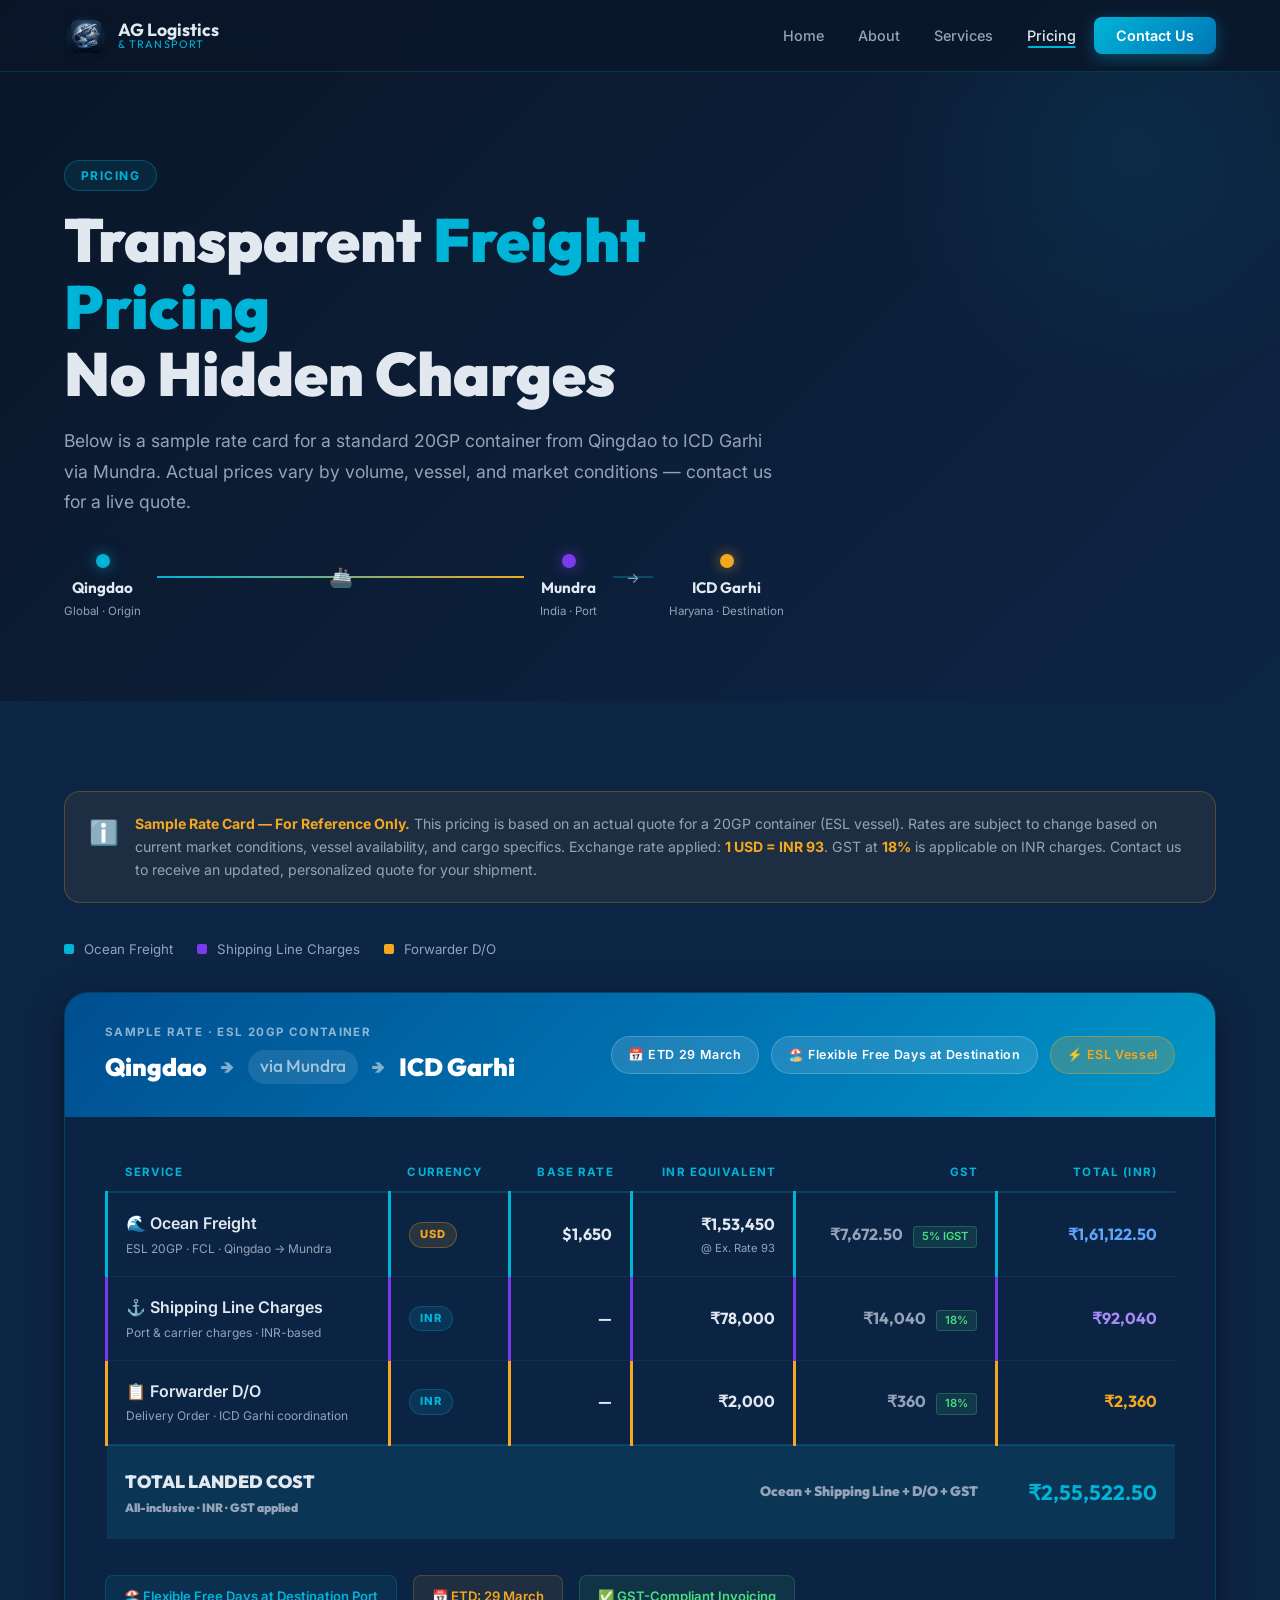
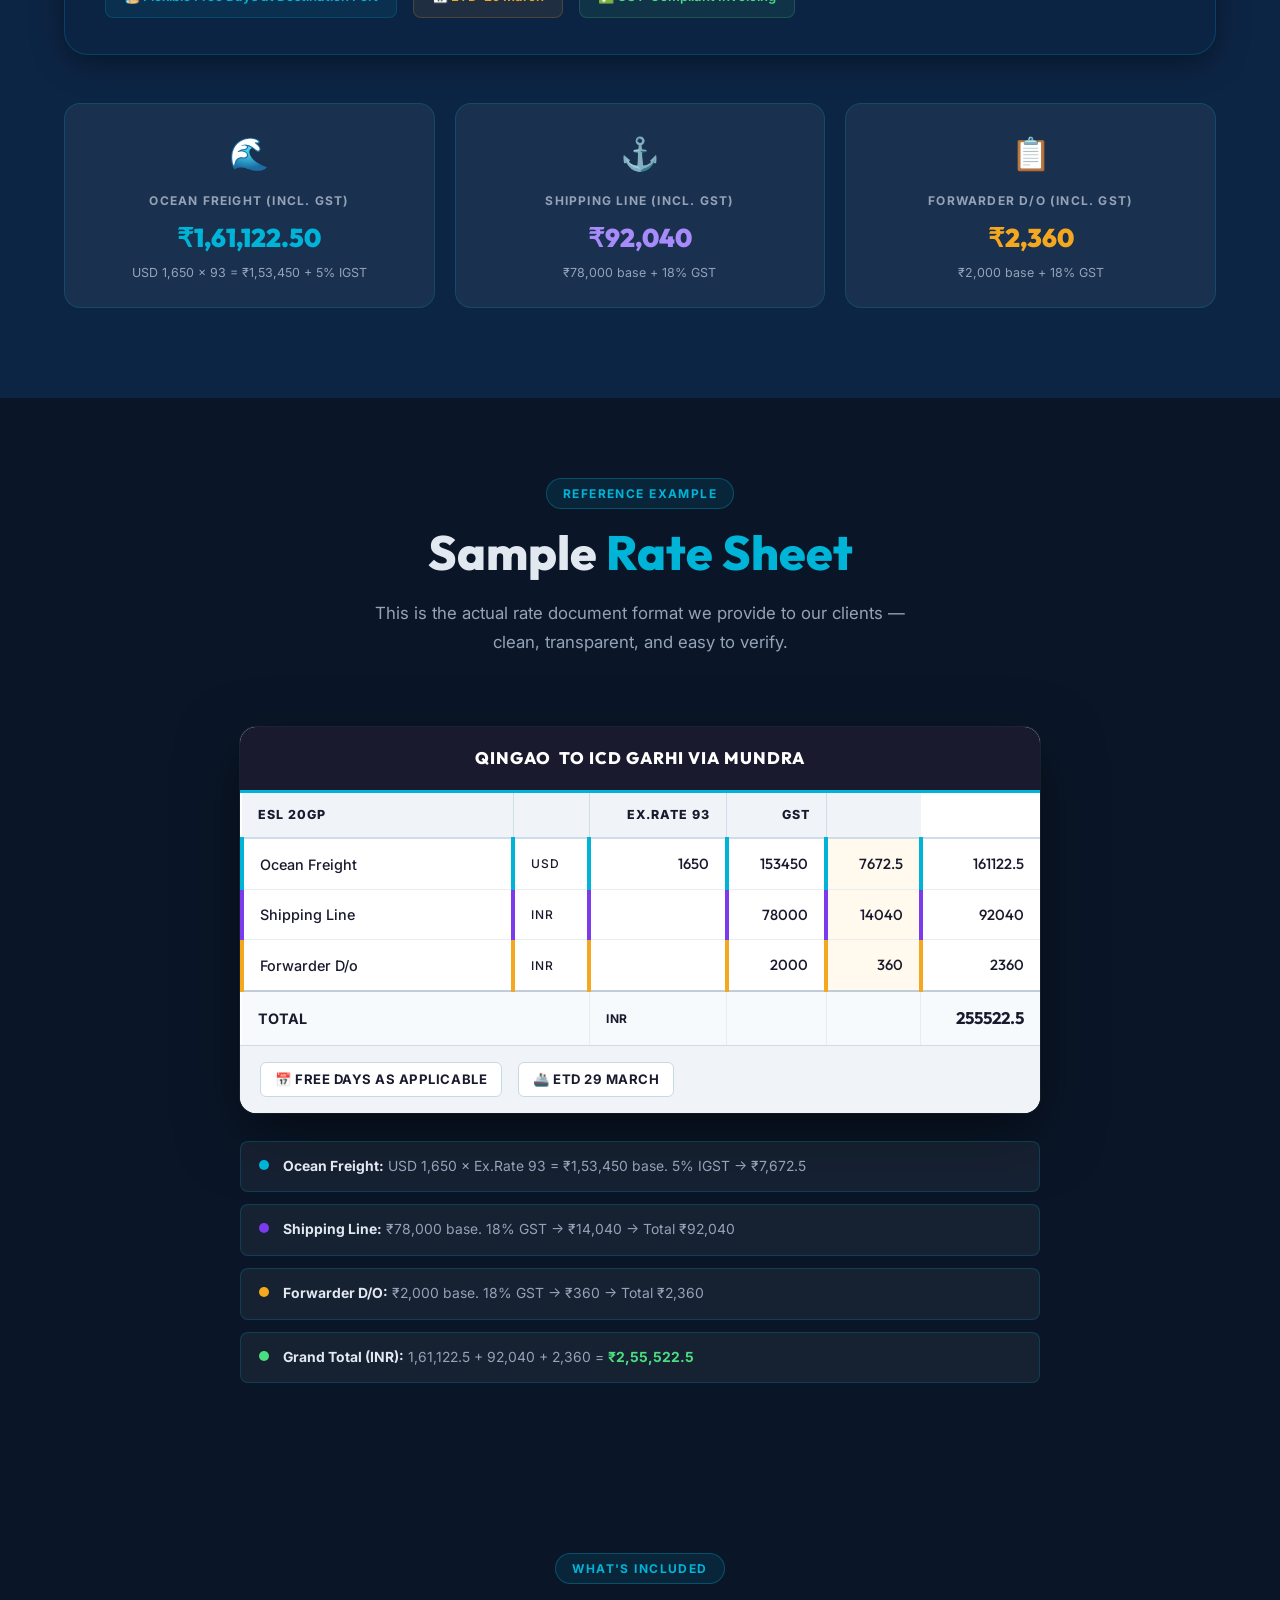
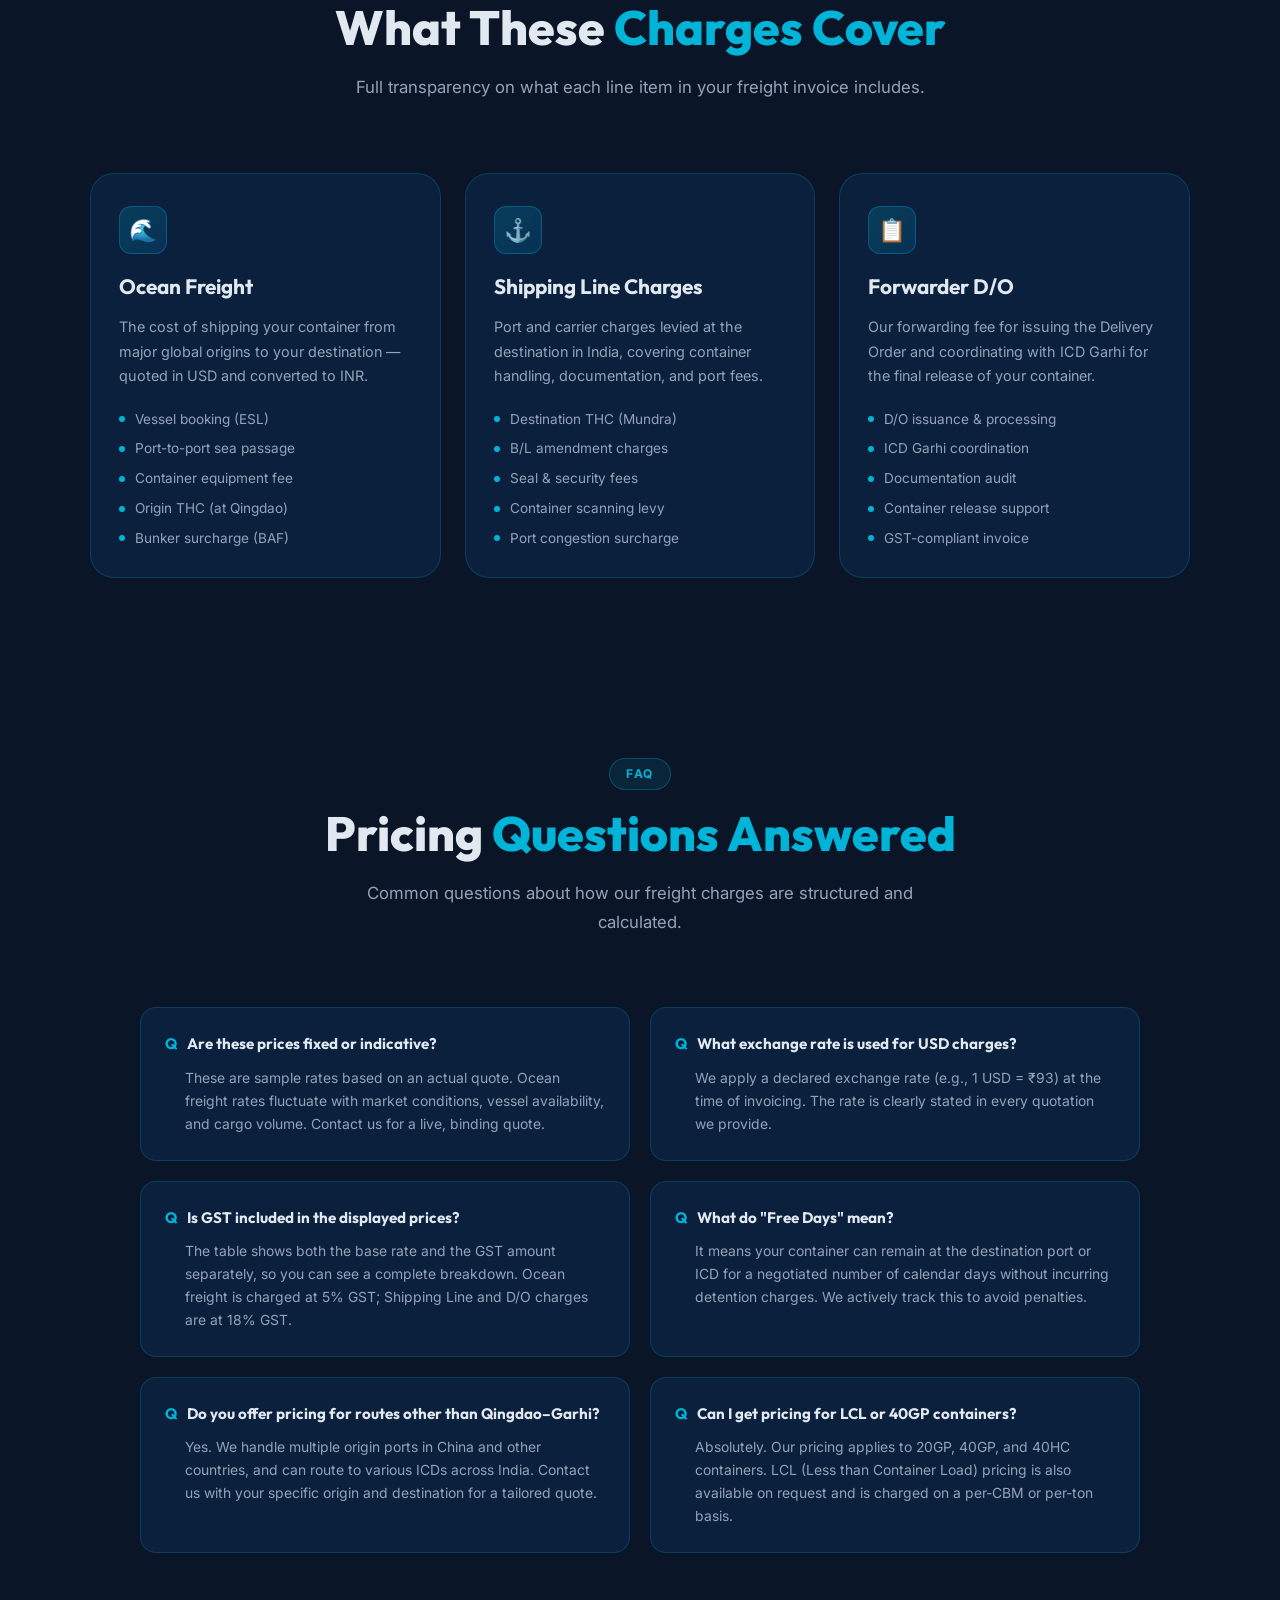
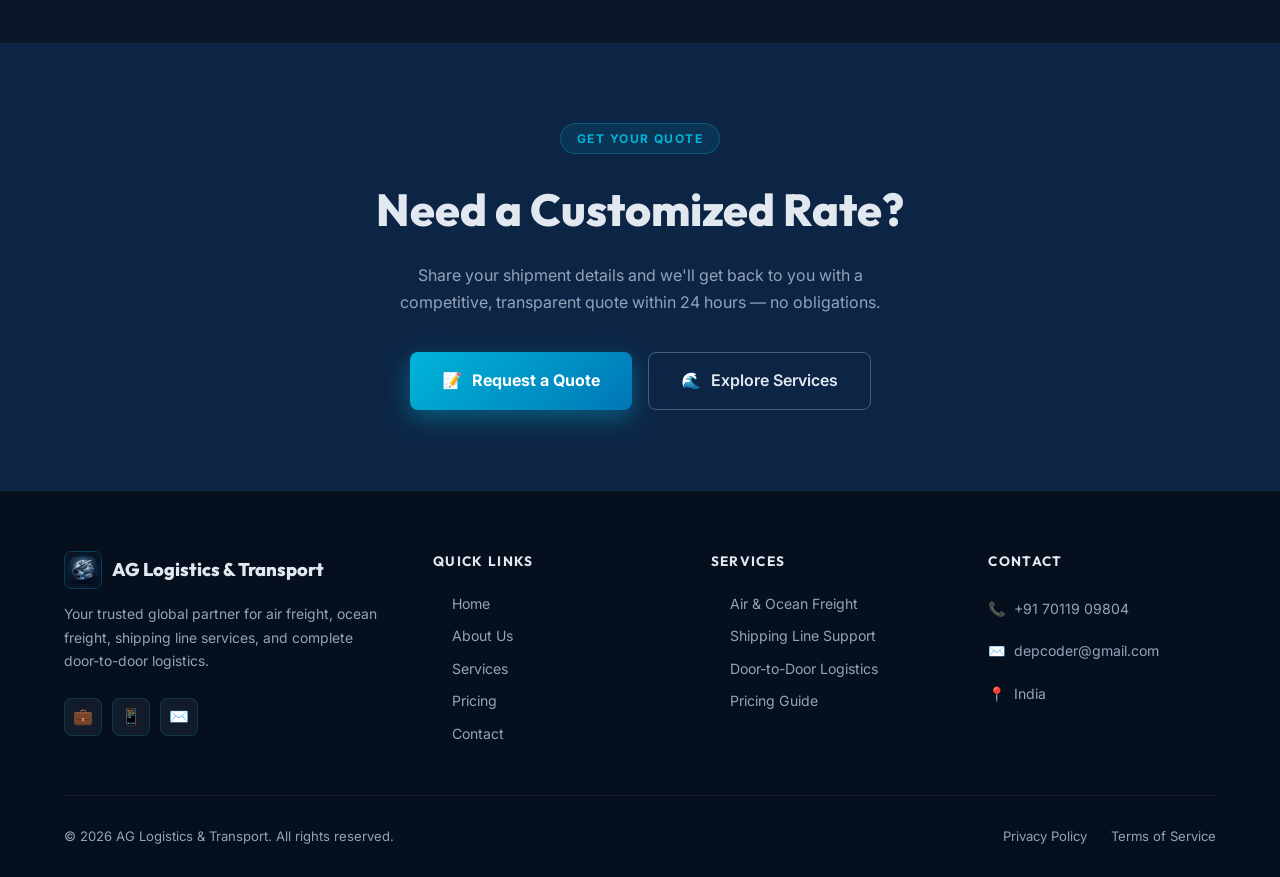
<file: pricing.html>
<!DOCTYPE html>
<html lang="en">

<head>
  <meta charset="UTF-8" />
  <meta name="viewport" content="width=device-width, initial-scale=1.0" />
  <title>Pricing | AG Logistics & Transport</title>
  <meta name="description"
    content="Sample freight pricing from Qingdao to ICD Garhi via Mundra. Ocean Freight, Shipping Line, and Forwarder D/O charges with full GST breakdown." />
  <link rel="stylesheet" href="css/style.css" />
  <style>
    .page-hero {
      padding: 160px 5% 80px;
      background: linear-gradient(135deg, var(--color-primary) 0%, var(--color-secondary) 100%);
      position: relative;
      overflow: hidden;
    }

    .page-hero::before {
      content: '';
      position: absolute;
      top: -100px;
      right: -100px;
      width: 500px;
      height: 500px;
      background: radial-gradient(circle, rgba(0, 180, 216, 0.08), transparent 70%);
      pointer-events: none;
    }

    .page-hero-inner {
      max-width: 720px;
    }

    .page-hero h1 {
      font-family: var(--font-heading);
      font-size: clamp(2.4rem, 5vw, 3.8rem);
      font-weight: 900;
      line-height: 1.1;
      margin-bottom: 18px;
    }

    .page-hero p {
      font-size: 1.1rem;
      color: var(--color-text-muted);
      line-height: 1.75;
    }

    /* ── Route Map Visual ── */
    .route-visual {
      display: flex;
      align-items: center;
      gap: 16px;
      margin: 36px 0 0;
      flex-wrap: wrap;
    }

    .route-point {
      display: flex;
      flex-direction: column;
      align-items: center;
      text-align: center;
    }

    .route-dot {
      width: 14px;
      height: 14px;
      border-radius: 50%;
      background: var(--color-accent);
      box-shadow: 0 0 14px rgba(0, 180, 216, 0.6);
      margin-bottom: 8px;
    }

    .route-dot.gold {
      background: var(--color-gold);
      box-shadow: 0 0 14px rgba(244, 168, 32, 0.6);
    }

    .route-name {
      font-family: var(--font-heading);
      font-weight: 700;
      font-size: 0.95rem;
    }

    .route-sub {
      font-size: 0.72rem;
      color: var(--color-text-muted);
      margin-top: 2px;
    }

    .route-line {
      flex: 1;
      min-width: 60px;
      height: 2px;
      background: linear-gradient(90deg, var(--color-accent), var(--color-gold));
      position: relative;
      margin-bottom: 22px;
    }

    .route-line::after {
      content: '🚢';
      position: absolute;
      top: -14px;
      left: 50%;
      transform: translateX(-50%);
      font-size: 1.2rem;
    }

    .route-arrow-seg {
      width: 40px;
      height: 2px;
      background: rgba(0, 180, 216, 0.3);
      position: relative;
      margin-bottom: 22px;
    }

    .route-arrow-seg::after {
      content: '→';
      position: absolute;
      top: -10px;
      left: 50%;
      transform: translateX(-50%);
      font-size: 0.9rem;
      color: var(--color-text-muted);
    }

    /* ── Pricing layout ── */
    .pricing-page-section {
      padding: 90px 5%;
      background: var(--color-secondary);
    }

    .pricing-top-note {
      display: flex;
      gap: 16px;
      align-items: flex-start;
      background: rgba(244, 168, 32, 0.07);
      border: 1px solid rgba(244, 168, 32, 0.25);
      border-radius: var(--radius-md);
      padding: 20px 24px;
      margin-bottom: 36px;
      font-size: 0.88rem;
      color: var(--color-text-muted);
      line-height: 1.65;
    }

    .pricing-top-note .note-icon {
      font-size: 1.5rem;
      flex-shrink: 0;
      margin-top: 1px;
    }

    .pricing-top-note strong {
      color: var(--color-gold);
    }

    /* Pricing card */
    .pricing-card {
      background: var(--color-card);
      border: 1px solid var(--color-border);
      border-radius: var(--radius-lg);
      overflow: hidden;
      box-shadow: var(--shadow-card);
      margin-bottom: 40px;
    }

    .pricing-card-header {
      background: linear-gradient(135deg, #004e8f, #0077b6 60%, #0096c7);
      padding: 30px 40px;
      display: flex;
      align-items: center;
      justify-content: space-between;
      flex-wrap: wrap;
      gap: 20px;
    }

    .pch-label {
      font-size: 0.72rem;
      font-weight: 700;
      color: rgba(255, 255, 255, 0.55);
      text-transform: uppercase;
      letter-spacing: 0.12em;
      margin-bottom: 6px;
    }

    .pch-route {
      font-family: var(--font-heading);
      font-size: clamp(1.1rem, 2.5vw, 1.55rem);
      font-weight: 900;
      color: white;
      display: flex;
      align-items: center;
      gap: 14px;
      flex-wrap: wrap;
    }

    .pch-route .via {
      font-size: 0.7em;
      font-weight: 500;
      color: rgba(255, 255, 255, 0.6);
      background: rgba(255, 255, 255, 0.1);
      padding: 3px 12px;
      border-radius: 20px;
    }

    .pch-right {
      display: flex;
      gap: 12px;
      flex-wrap: wrap;
    }

    .pch-tag {
      background: rgba(255, 255, 255, 0.12);
      border: 1px solid rgba(255, 255, 255, 0.2);
      padding: 8px 16px;
      border-radius: 50px;
      font-size: 0.78rem;
      font-weight: 600;
      color: white;
      letter-spacing: 0.05em;
      display: flex;
      align-items: center;
      gap: 6px;
    }

    .pch-tag.gold-tag {
      background: rgba(244, 168, 32, 0.2);
      border-color: rgba(244, 168, 32, 0.4);
      color: var(--color-gold);
    }

    /* Table */
    .pricing-table-wrap {
      padding: 36px 40px;
      overflow-x: auto;
    }

    table.pricing-table {
      width: 100%;
      border-collapse: collapse;
      font-size: 0.93rem;
      min-width: 640px;
    }

    .pricing-table thead tr {
      border-bottom: 2px solid var(--color-border);
    }

    .pricing-table th {
      padding: 10px 18px;
      font-size: 0.72rem;
      font-weight: 700;
      color: var(--color-accent);
      text-transform: uppercase;
      letter-spacing: 0.1em;
      text-align: left;
    }

    .pricing-table th.right {
      text-align: right;
    }

    .pricing-table td {
      padding: 18px 18px;
      border-bottom: 1px solid rgba(255, 255, 255, 0.04);
      vertical-align: middle;
      color: var(--color-text);
    }

    .pricing-table td.right {
      text-align: right;
    }

    .pricing-table tr:last-child td {
      border-bottom: none;
    }

    .pricing-table tbody tr:hover td {
      background: rgba(0, 180, 216, 0.04);
    }

    .service-label {
      font-weight: 600;
      font-size: 1rem;
    }

    .service-sublabel {
      font-size: 0.75rem;
      color: var(--color-text-muted);
      margin-top: 2px;
    }

    .currency-badge {
      display: inline-flex;
      align-items: center;
      padding: 3px 10px;
      border-radius: 50px;
      font-size: 0.7rem;
      font-weight: 800;
      letter-spacing: 0.08em;
    }

    .usd {
      background: rgba(244, 168, 32, 0.12);
      color: var(--color-gold);
      border: 1px solid rgba(244, 168, 32, 0.3);
    }

    .inr {
      background: rgba(0, 180, 216, 0.12);
      color: var(--color-accent);
      border: 1px solid rgba(0, 180, 216, 0.25);
    }

    .amount {
      font-family: var(--font-heading);
      font-size: 1rem;
      font-weight: 700;
    }

    .amount-dim {
      color: var(--color-text-muted);
    }

    .gst-badge {
      display: inline-block;
      font-size: 0.7rem;
      color: #4ade80;
      background: rgba(74, 222, 128, 0.1);
      border: 1px solid rgba(74, 222, 128, 0.25);
      padding: 1px 8px;
      border-radius: 4px;
      font-weight: 600;
    }

    .row-ocean td {
      border-left: 3px solid var(--color-accent);
    }

    .row-shipping td {
      border-left: 3px solid #7c3aed;
    }

    .row-do td {
      border-left: 3px solid var(--color-gold);
    }

    .row-total td {
      background: rgba(0, 180, 216, 0.06) !important;
      border-top: 2px solid var(--color-border) !important;
      border-bottom: none !important;
      padding-top: 22px !important;
      padding-bottom: 22px !important;
    }

    .row-total .service-label {
      font-family: var(--font-heading);
      font-size: 1.1rem;
      font-weight: 900;
      color: var(--color-text);
    }

    .row-total .amount {
      font-size: 1.3rem;
      color: var(--color-accent);
    }

    /* Footer notes */
    .pricing-footer-notes {
      padding: 0 40px 36px;
      display: flex;
      gap: 16px;
      flex-wrap: wrap;
    }

    .pfn {
      display: inline-flex;
      align-items: center;
      gap: 8px;
      padding: 10px 18px;
      border-radius: var(--radius-sm);
      font-size: 0.82rem;
      font-weight: 600;
    }

    .pfn-blue {
      background: rgba(0, 180, 216, 0.08);
      border: 1px solid rgba(0, 180, 216, 0.2);
      color: var(--color-accent);
    }

    .pfn-gold {
      background: rgba(244, 168, 32, 0.08);
      border: 1px solid rgba(244, 168, 32, 0.2);
      color: var(--color-gold);
    }

    .pfn-green {
      background: rgba(74, 222, 128, 0.08);
      border: 1px solid rgba(74, 222, 128, 0.2);
      color: #4ade80;
    }

    /* Legend */
    .legend {
      display: flex;
      gap: 24px;
      flex-wrap: wrap;
      margin-bottom: 32px;
    }

    .legend-item {
      display: flex;
      align-items: center;
      gap: 10px;
      font-size: 0.83rem;
      color: var(--color-text-muted);
    }

    .legend-dot {
      width: 10px;
      height: 10px;
      border-radius: 2px;
      flex-shrink: 0;
    }

    /* Breakdown cards */
    .breakdown-grid {
      display: grid;
      grid-template-columns: repeat(3, 1fr);
      gap: 20px;
      margin-top: 48px;
    }

    .breakdown-card {
      background: var(--color-glass);
      border: 1px solid var(--color-border);
      border-radius: var(--radius-md);
      padding: 24px;
      text-align: center;
      transition: var(--transition);
    }

    .breakdown-card:hover {
      border-color: rgba(0, 180, 216, 0.35);
      transform: translateY(-4px);
    }

    .bc-icon {
      font-size: 2rem;
      margin-bottom: 12px;
      display: block;
    }

    .bc-label {
      font-size: 0.75rem;
      font-weight: 700;
      color: var(--color-text-muted);
      text-transform: uppercase;
      letter-spacing: 0.1em;
      margin-bottom: 8px;
    }

    .bc-amount {
      font-family: var(--font-heading);
      font-size: 1.6rem;
      font-weight: 900;
    }

    .bc-amount.blue {
      color: var(--color-accent);
    }

    .bc-amount.purple {
      color: #a78bfa;
    }

    .bc-amount.gold {
      color: var(--color-gold);
    }

    .bc-sub {
      font-size: 0.78rem;
      color: var(--color-text-muted);
      margin-top: 4px;
    }

    /* FAQ */
    .faq-section {
      padding: 90px 5%;
      background: var(--color-primary);
    }

    .faq-grid {
      display: grid;
      grid-template-columns: 1fr 1fr;
      gap: 20px;
      max-width: 1000px;
      margin: 50px auto 0;
    }

    .faq-item {
      background: var(--color-card);
      border: 1px solid var(--color-border);
      border-radius: var(--radius-md);
      padding: 24px;
      transition: var(--transition);
    }

    .faq-item:hover {
      border-color: rgba(0, 180, 216, 0.3);
    }

    .faq-q {
      font-family: var(--font-heading);
      font-size: 0.95rem;
      font-weight: 700;
      margin-bottom: 10px;
      display: flex;
      gap: 10px;
      align-items: flex-start;
    }

    .faq-q::before {
      content: 'Q';
      color: var(--color-accent);
      flex-shrink: 0;
    }

    .faq-a {
      font-size: 0.87rem;
      color: var(--color-text-muted);
      line-height: 1.65;
      padding-left: 20px;
    }

    /* ── Reference Example Document Card ── */
    .ref-doc-card {
      background: #ffffff;
      border-radius: var(--radius-md);
      overflow: hidden;
      box-shadow: 0 20px 60px rgba(0, 0, 0, 0.5), 0 0 0 1px rgba(255, 255, 255, 0.08);
      margin-bottom: 28px;
    }

    .ref-doc-title {
      background: #1a1a2e;
      color: #ffffff;
      text-align: center;
      font-family: var(--font-heading);
      font-size: 1.05rem;
      font-weight: 800;
      letter-spacing: 0.06em;
      padding: 18px 24px;
      text-transform: uppercase;
      border-bottom: 3px solid var(--color-accent);
    }

    .ref-doc-table-wrap {
      padding: 0;
      overflow-x: auto;
    }

    table.ref-doc-table {
      width: 100%;
      border-collapse: collapse;
      font-size: 0.9rem;
      color: #1a1a2e;
    }

    .ref-doc-table thead tr {
      background: #f0f4f8;
      border-bottom: 2px solid #d0dce8;
    }

    .ref-doc-table th {
      padding: 12px 16px;
      font-size: 0.78rem;
      font-weight: 800;
      color: #1a1a2e;
      text-transform: uppercase;
      letter-spacing: 0.08em;
      text-align: left;
      border-right: 1px solid #d0dce8;
    }

    .ref-doc-table th:last-child {
      border-right: none;
    }

    .ref-doc-table td {
      padding: 13px 16px;
      border-bottom: 1px solid #e8edf2;
      border-right: 1px solid #e8edf2;
      color: #1a1a2e;
      font-weight: 500;
      vertical-align: middle;
    }

    .ref-doc-table td:last-child {
      border-right: none;
    }

    .ref-doc-table tr:last-child td {
      border-bottom: none;
    }

    .ref-num {
      text-align: right;
      font-family: var(--font-heading);
      font-weight: 700;
      font-size: 0.92rem;
    }

    .ref-cur {
      font-size: 0.75rem;
      font-weight: 800;
      letter-spacing: 0.06em;
      color: #555;
    }

    .ref-gst {
      color: #d97706;
      background: rgba(251, 191, 36, 0.08);
    }

    .ref-total {
      color: #0077b6;
      font-weight: 800;
    }

    .ref-grand-total {
      color: #059669;
      font-size: 1.05rem;
      font-weight: 900;
      background: rgba(5, 150, 105, 0.07);
    }

    .ref-row-ocean td {
      border-left: 4px solid var(--color-accent);
    }

    .ref-row-ship td {
      border-left: 4px solid #7c3aed;
    }

    .ref-row-do td {
      border-left: 4px solid var(--color-gold);
    }

    .ref-row-total td {
      background: #f7fafc;
      font-weight: 700;
      border-top: 2px solid #c0ccd8;
    }

    .ref-doc-footer {
      display: flex;
      gap: 16px;
      padding: 16px 20px;
      background: #f0f4f8;
      border-top: 1px solid #d0dce8;
      flex-wrap: wrap;
    }

    .ref-doc-note {
      font-size: 0.82rem;
      font-weight: 700;
      color: #1a1a2e;
      letter-spacing: 0.04em;
      background: #fff;
      padding: 6px 14px;
      border-radius: 6px;
      border: 1px solid #c8d8e4;
    }

    /* Annotations */
    .ref-annotations {
      display: flex;
      flex-direction: column;
      gap: 12px;
    }

    .ref-ann-item {
      display: flex;
      align-items: flex-start;
      gap: 14px;
      background: var(--color-glass);
      border: 1px solid var(--color-border);
      border-radius: var(--radius-sm);
      padding: 14px 18px;
    }

    .ref-ann-dot {
      width: 10px;
      height: 10px;
      border-radius: 50%;
      flex-shrink: 0;
      margin-top: 4px;
    }

    .ref-ann-text {
      font-size: 0.87rem;
      color: var(--color-text-muted);
      line-height: 1.55;
    }

    .ref-ann-text strong {
      color: var(--color-text);
    }

    @media (max-width: 900px) {
      .breakdown-grid {
        grid-template-columns: 1fr;
      }

      .faq-grid {
        grid-template-columns: 1fr;
      }

      .pricing-card-header {
        padding: 24px;
      }

      .pricing-table-wrap {
        padding: 24px;
      }

      .pricing-footer-notes {
        padding: 0 24px 24px;
      }
    }
  </style>
</head>

<body>

  <!-- NAVBAR -->
  <nav class="navbar" id="navbar">
    <a href="index.html" class="navbar-logo">
      <img src="images/logo.png" class="logo-icon1" alt="AG Logistics Logo" />
      <div class="logo-text">
        AG Logistics
        <span>& Transport</span>
      </div>
    </a>
    <ul class="navbar-links">
      <li><a href="index.html">Home</a></li>
      <li><a href="about.html">About</a></li>
      <li><a href="services.html">Services</a></li>
      <li><a href="pricing.html" class="active">Pricing</a></li>
      <li><a href="contact.html" class="navbar-cta">Contact Us</a></li>
    </ul>
    <button class="hamburger" id="hamburger" aria-label="Toggle menu">
      <span></span><span></span><span></span>
    </button>
  </nav>
  <div class="mobile-menu" id="mobileMenu">
    <a href="index.html">Home</a>
    <a href="about.html">About</a>
    <a href="services.html">Services</a>
    <a href="pricing.html" class="active">Pricing</a>
    <a href="contact.html" class="navbar-cta">Contact Us</a>
  </div>

  <!-- PAGE HERO -->
  <div class="page-hero">
    <div class="page-hero-inner">
      <div class="section-tag">Pricing</div>
      <h1>Transparent <span style="color:var(--color-accent)">Freight Pricing</span><br>No Hidden Charges</h1>
      <p>Below is a sample rate card for a standard 20GP container from Qingdao to ICD Garhi via Mundra. Actual prices
        vary by volume, vessel, and market conditions — contact us for a live quote.</p>

      <!-- Route visual -->
      <div class="route-visual">
        <div class="route-point">
          <div class="route-dot"></div>
          <div class="route-name">Qingdao</div>
          <div class="route-sub">Global · Origin</div>
        </div>
        <div class="route-line"></div>
        <div class="route-point">
          <div class="route-dot" style="background:#7c3aed;box-shadow:0 0 14px rgba(124,58,237,0.6);"></div>
          <div class="route-name">Mundra</div>
          <div class="route-sub">India · Port</div>
        </div>
        <div class="route-arrow-seg"></div>
        <div class="route-point">
          <div class="route-dot gold"></div>
          <div class="route-name">ICD Garhi</div>
          <div class="route-sub">Haryana · Destination</div>
        </div>
      </div>
    </div>
  </div>

  <!-- PRICING SECTION -->
  <section class="pricing-page-section">

    <div class="pricing-top-note reveal">
      <span class="note-icon">ℹ️</span>
      <div>
        <strong>Sample Rate Card — For Reference Only.</strong> This pricing is based on an actual quote for a 20GP
        container (ESL vessel). Rates are subject to change based on current market conditions, vessel availability, and
        cargo specifics.
        Exchange rate applied: <strong>1 USD = INR 93</strong>. GST at <strong>18%</strong> is applicable on INR
        charges.
        Contact us to receive an updated, personalized quote for your shipment.
      </div>
    </div>

    <!-- Legend -->
    <div class="legend reveal">
      <div class="legend-item">
        <div class="legend-dot" style="background:var(--color-accent);"></div>
        Ocean Freight
      </div>
      <div class="legend-item">
        <div class="legend-dot" style="background:#7c3aed;"></div>
        Shipping Line Charges
      </div>
      <div class="legend-item">
        <div class="legend-dot" style="background:var(--color-gold);"></div>
        Forwarder D/O
      </div>
    </div>

    <!-- MAIN PRICING CARD -->
    <div class="pricing-card reveal">
      <div class="pricing-card-header">
        <div class="pch-left">
          <div class="pch-label">Sample Rate · ESL 20GP Container</div>
          <div class="pch-route">
            Qingdao
            <span style="color:rgba(255,255,255,0.5);font-size:1.2rem;">→</span>
            <span class="via">via Mundra</span>
            <span style="color:rgba(255,255,255,0.5);font-size:1.2rem;">→</span>
            ICD Garhi
          </div>
        </div>
        <div class="pch-right">
          <div class="pch-tag">📅 ETD 29 March</div>
          <div class="pch-tag">🏖️ Flexible Free Days at Destination</div>
          <div class="pch-tag gold-tag">⚡ ESL Vessel</div>
        </div>
      </div>

      <div class="pricing-table-wrap">
        <table class="pricing-table">
          <thead>
            <tr>
              <th>Service</th>
              <th>Currency</th>
              <th class="right">Base Rate</th>
              <th class="right">INR Equivalent</th>
              <th class="right">GST</th>
              <th class="right">Total (INR)</th>
            </tr>
          </thead>
          <tbody>
            <!-- Ocean Freight -->
            <tr class="row-ocean">
              <td>
                <div class="service-label">🌊 Ocean Freight</div>
                <div class="service-sublabel">ESL 20GP · FCL · Qingdao → Mundra</div>
              </td>
              <td><span class="currency-badge usd">USD</span></td>
              <td class="right"><span class="amount">$1,650</span></td>
              <td class="right">
                <span class="amount">₹1,53,450</span>
                <div style="font-size:0.7rem;color:var(--color-text-muted);margin-top:2px;">@ Ex. Rate 93</div>
              </td>
              <td class="right">
                <span class="amount amount-dim">₹7,672.50</span>
                <span class="gst-badge" style="margin-left:6px;">5% IGST</span>
              </td>
              <td class="right"><span class="amount" style="color:#60a5fa;">₹1,61,122.50</span></td>
            </tr>

            <!-- Shipping Line -->
            <tr class="row-shipping">
              <td>
                <div class="service-label">⚓ Shipping Line Charges</div>
                <div class="service-sublabel">Port & carrier charges · INR-based</div>
              </td>
              <td><span class="currency-badge inr">INR</span></td>
              <td class="right"><span class="amount">—</span></td>
              <td class="right"><span class="amount">₹78,000</span></td>
              <td class="right">
                <span class="amount amount-dim">₹14,040</span>
                <span class="gst-badge" style="margin-left:6px;">18%</span>
              </td>
              <td class="right"><span class="amount" style="color:#a78bfa;">₹92,040</span></td>
            </tr>

            <!-- Forwarder D/O -->
            <tr class="row-do">
              <td>
                <div class="service-label">📋 Forwarder D/O</div>
                <div class="service-sublabel">Delivery Order · ICD Garhi coordination</div>
              </td>
              <td><span class="currency-badge inr">INR</span></td>
              <td class="right"><span class="amount">—</span></td>
              <td class="right"><span class="amount">₹2,000</span></td>
              <td class="right">
                <span class="amount amount-dim">₹360</span>
                <span class="gst-badge" style="margin-left:6px;">18%</span>
              </td>
              <td class="right"><span class="amount" style="color:var(--color-gold);">₹2,360</span></td>
            </tr>

            <!-- TOTAL -->
            <tr class="row-total">
              <td colspan="2">
                <div class="service-label">TOTAL LANDED COST</div>
                <div class="service-sublabel">All-inclusive · INR · GST applied</div>
              </td>
              <td class="right" colspan="3" style="color:var(--color-text-muted);font-size:0.85rem;">Ocean + Shipping
                Line + D/O + GST</td>
              <td class="right"><span class="amount">₹2,55,522.50</span></td>
            </tr>
          </tbody>
        </table>
      </div>

      <div class="pricing-footer-notes">
        <div class="pfn pfn-blue">🏖️ Flexible Free Days at Destination Port</div>
        <div class="pfn pfn-gold">📅 ETD: 29 March</div>
        <div class="pfn pfn-green">✅ GST-Compliant Invoicing</div>
      </div>
    </div>

    <!-- Cost Breakdown Cards -->
    <div class="breakdown-grid">
      <div class="breakdown-card reveal">
        <span class="bc-icon">🌊</span>
        <div class="bc-label">Ocean Freight (incl. GST)</div>
        <div class="bc-amount blue">₹1,61,122.50</div>
        <div class="bc-sub">USD 1,650 × 93 = ₹1,53,450 + 5% IGST</div>
      </div>
      <div class="breakdown-card reveal reveal-delay-1">
        <span class="bc-icon">⚓</span>
        <div class="bc-label">Shipping Line (incl. GST)</div>
        <div class="bc-amount purple">₹92,040</div>
        <div class="bc-sub">₹78,000 base + 18% GST</div>
      </div>
      <div class="breakdown-card reveal reveal-delay-2">
        <span class="bc-icon">📋</span>
        <div class="bc-label">Forwarder D/O (incl. GST)</div>
        <div class="bc-amount gold">₹2,360</div>
        <div class="bc-sub">₹2,000 base + 18% GST</div>
      </div>
    </div>
  </section>

  <!-- REFERENCE EXAMPLE SECTION -->
  <section style="background:var(--color-primary);padding:80px 5%;">
    <div class="section-header">
      <div class="section-tag">Reference Example</div>
      <h2 class="section-title">Sample <span class="accent">Rate Sheet</span></h2>
      <p class="section-desc">This is the actual rate document format we provide to our clients — clean, transparent,
        and easy to verify.</p>
    </div>

    <div class="ref-example-wrap reveal" style="max-width:800px;margin:0 auto;">
      <div class="ref-doc-card">
        <!-- Document Title -->
        <div class="ref-doc-title">QINGAO &nbsp;to ICD GARHI VIA MUNDRA</div>

        <!-- Container Type Row -->
        <div class="ref-doc-table-wrap">
          <table class="ref-doc-table">
            <thead>
              <tr>
                <th style="width:34%;">ESL 20GP</th>
                <th></th>
                <th style="text-align:right;">EX.RATE 93</th>
                <th style="text-align:right;">GST</th>
                <th style="text-align:right;"></th>
              </tr>
            </thead>
            <tbody>
              <!-- Ocean Freight -->
              <tr class="ref-row-ocean">
                <td>Ocean Freight</td>
                <td class="ref-cur">USD</td>
                <td class="ref-num">1650</td>
                <td class="ref-num">153450</td>
                <td class="ref-num ref-gst">7672.5</td>
                <td class="ref-num ref-total">161122.5</td>
              </tr>
              <!-- Shipping Line -->
              <tr class="ref-row-ship">
                <td>Shipping Line</td>
                <td class="ref-cur">INR</td>
                <td class="ref-num"></td>
                <td class="ref-num">78000</td>
                <td class="ref-num ref-gst">14040</td>
                <td class="ref-num ref-total">92040</td>
              </tr>
              <!-- Forwarder D/O -->
              <tr class="ref-row-do">
                <td>Forwarder D/o</td>
                <td class="ref-cur">INR</td>
                <td class="ref-num"></td>
                <td class="ref-num">2000</td>
                <td class="ref-num ref-gst">360</td>
                <td class="ref-num ref-total">2360</td>
              </tr>
              <!-- Total -->
              <tr class="ref-row-total">
                <td colspan="2"><strong>TOTAL</strong></td>
                <td class="ref-cur">INR</td>
                <td class="ref-num"></td>
                <td class="ref-num"></td>
                <td class="ref-num ref-grand-total">255522.5</td>
              </tr>
            </tbody>
          </table>
        </div>

        <!-- Footer notes -->
        <div class="ref-doc-footer">
          <div class="ref-doc-note">📅 FREE DAYS AS APPLICABLE</div>
          <div class="ref-doc-note">🚢 ETD 29 MARCH</div>
        </div>
      </div>

      <!-- Annotation callouts -->
      <div class="ref-annotations">
        <div class="ref-ann-item">
          <div class="ref-ann-dot" style="background:var(--color-accent);"></div>
          <div class="ref-ann-text"><strong>Ocean Freight:</strong> USD 1,650 × Ex.Rate 93 = ₹1,53,450 base. 5% IGST →
            ₹7,672.5</div>
        </div>
        <div class="ref-ann-item">
          <div class="ref-ann-dot" style="background:#7c3aed;"></div>
          <div class="ref-ann-text"><strong>Shipping Line:</strong> ₹78,000 base. 18% GST → ₹14,040 → Total ₹92,040
          </div>
        </div>
        <div class="ref-ann-item">
          <div class="ref-ann-dot" style="background:var(--color-gold);"></div>
          <div class="ref-ann-text"><strong>Forwarder D/O:</strong> ₹2,000 base. 18% GST → ₹360 → Total ₹2,360</div>
        </div>
        <div class="ref-ann-item">
          <div class="ref-ann-dot" style="background:#4ade80;"></div>
          <div class="ref-ann-text"><strong>Grand Total (INR):</strong> 1,61,122.5 + 92,040 + 2,360 = <strong
              style="color:#4ade80;">₹2,55,522.5</strong></div>
        </div>
      </div>
    </div>
  </section>

  <!-- WHAT'S INCLUDED -->
  <section style="background:var(--color-primary);padding:90px 5%;">
    <div class="section-header">
      <div class="section-tag">What's Included</div>
      <h2 class="section-title">What These <span class="accent">Charges Cover</span></h2>
      <p class="section-desc">Full transparency on what each line item in your freight invoice includes.</p>
    </div>
    <div style="display:grid;grid-template-columns:repeat(3,1fr);gap:24px;max-width:1100px;margin:50px auto 0;">
      <!-- Ocean Freight -->
      <div class="service-card reveal" style="cursor:default;">
        <div class="service-body" style="padding-top:32px;">
          <div class="service-icon">🌊</div>
          <h3 class="service-title">Ocean Freight</h3>
          <p class="service-desc">The cost of shipping your container from major global origins to your destination —
            quoted in USD and converted to INR.</p>
          <ul class="service-features">
            <li>Vessel booking (ESL)</li>
            <li>Port-to-port sea passage</li>
            <li>Container equipment fee</li>
            <li>Origin THC (at Qingdao)</li>
            <li>Bunker surcharge (BAF)</li>
          </ul>
        </div>
      </div>
      <!-- Shipping Line -->
      <div class="service-card reveal reveal-delay-1" style="cursor:default;">
        <div class="service-body" style="padding-top:32px;">
          <div class="service-icon">⚓</div>
          <h3 class="service-title">Shipping Line Charges</h3>
          <p class="service-desc">Port and carrier charges levied at the destination in India, covering container
            handling, documentation, and port fees.</p>
          <ul class="service-features">
            <li>Destination THC (Mundra)</li>
            <li>B/L amendment charges</li>
            <li>Seal & security fees</li>
            <li>Container scanning levy</li>
            <li>Port congestion surcharge</li>
          </ul>
        </div>
      </div>
      <!-- D/O -->
      <div class="service-card reveal reveal-delay-2" style="cursor:default;">
        <div class="service-body" style="padding-top:32px;">
          <div class="service-icon">📋</div>
          <h3 class="service-title">Forwarder D/O</h3>
          <p class="service-desc">Our forwarding fee for issuing the Delivery Order and coordinating with ICD Garhi for
            the final release of your container.</p>
          <ul class="service-features">
            <li>D/O issuance & processing</li>
            <li>ICD Garhi coordination</li>
            <li>Documentation audit</li>
            <li>Container release support</li>
            <li>GST-compliant invoice</li>
          </ul>
        </div>
      </div>
    </div>
  </section>

  <!-- FAQ -->
  <section class="faq-section">
    <div class="section-header">
      <div class="section-tag">FAQ</div>
      <h2 class="section-title">Pricing <span class="accent">Questions Answered</span></h2>
      <p class="section-desc">Common questions about how our freight charges are structured and calculated.</p>
    </div>
    <div class="faq-grid">
      <div class="faq-item reveal">
        <div class="faq-q">Are these prices fixed or indicative?</div>
        <div class="faq-a">These are sample rates based on an actual quote. Ocean freight rates fluctuate with market
          conditions, vessel availability, and cargo volume. Contact us for a live, binding quote.</div>
      </div>
      <div class="faq-item reveal reveal-delay-1">
        <div class="faq-q">What exchange rate is used for USD charges?</div>
        <div class="faq-a">We apply a declared exchange rate (e.g., 1 USD = ₹93) at the time of invoicing. The rate is
          clearly stated in every quotation we provide.</div>
      </div>
      <div class="faq-item reveal reveal-delay-2">
        <div class="faq-q">Is GST included in the displayed prices?</div>
        <div class="faq-a">The table shows both the base rate and the GST amount separately, so you can see a complete
          breakdown. Ocean freight is charged at 5% GST; Shipping Line and D/O charges are at 18% GST.</div>
      </div>
      <div class="faq-item reveal reveal-delay-3">
        <div class="faq-q">What do "Free Days" mean?</div>
        <div class="faq-a">It means your container can remain at the destination port or ICD for a negotiated number of
          calendar days without incurring detention charges. We actively track this to avoid penalties.</div>
      </div>
      <div class="faq-item reveal">
        <div class="faq-q">Do you offer pricing for routes other than Qingdao–Garhi?</div>
        <div class="faq-a">Yes. We handle multiple origin ports in China and other countries, and can route to various
          ICDs across India. Contact us with your specific origin and destination for a tailored quote.</div>
      </div>
      <div class="faq-item reveal reveal-delay-1">
        <div class="faq-q">Can I get pricing for LCL or 40GP containers?</div>
        <div class="faq-a">Absolutely. Our pricing applies to 20GP, 40GP, and 40HC containers. LCL (Less than Container
          Load) pricing is also available on request and is charged on a per-CBM or per-ton basis.</div>
      </div>
    </div>
  </section>

  <!-- CTA -->
  <section style="background:var(--color-secondary);padding:80px 5%;text-align:center;">
    <div class="section-tag" style="margin-bottom:20px;">Get Your Quote</div>
    <h2 style="font-family:var(--font-heading);font-size:clamp(1.8rem,4vw,2.8rem);font-weight:800;margin-bottom:16px;">
      Need a Customized Rate?</h2>
    <p style="color:var(--color-text-muted);max-width:520px;margin:0 auto 36px;font-size:1rem;line-height:1.7;">Share
      your shipment details and we'll get back to you with a competitive, transparent quote within 24 hours — no
      obligations.</p>
    <div style="display:flex;gap:16px;justify-content:center;flex-wrap:wrap;">
      <a href="contact.html" class="btn-primary"><span>📝</span> Request a Quote</a>
      <a href="services.html" class="btn-outline"><span>🌊</span> Explore Services</a>
    </div>
  </section>

  <!-- FOOTER -->
  <footer>
    <div class="footer-grid">
      <div class="footer-brand">
        <div style="display:flex;align-items:center;gap:10px;margin-bottom:14px;">
          <img src="images/logo.png"
            style="width: 38px; height: 38px; border-radius: 7px; object-fit: cover; border: 1px solid rgba(0,180,216,0.3);"
            class="footer-logo" alt="AG Logistics Logo" />
          <span style="font-family:'Outfit',sans-serif;font-size:1.15rem;font-weight:800;">AG Logistics &
            Transport</span>
        </div>
        <p class="footer-desc">Your trusted global partner for air freight, ocean freight, shipping line services, and
          complete door-to-door logistics.</p>
        <div class="footer-socials">
          <div class="social-btn">💼</div>
          <div class="social-btn">📱</div>
          <div class="social-btn">✉️</div>
        </div>
      </div>
      <div>
        <h4 class="footer-col-title">Quick Links</h4>
        <ul class="footer-links">
          <li><a href="index.html">Home</a></li>
          <li><a href="about.html">About Us</a></li>
          <li><a href="services.html">Services</a></li>
          <li><a href="pricing.html">Pricing</a></li>
          <li><a href="contact.html">Contact</a></li>
        </ul>
      </div>
      <div>
        <h4 class="footer-col-title">Services</h4>
        <ul class="footer-links">
          <li><a href="services.html#ocean-freight">Air & Ocean Freight</a></li>
          <li><a href="services.html#shipping-line">Shipping Line Support</a></li>
          <li><a href="services.html#forwarder-do">Door-to-Door Logistics</a></li>
          <li><a href="pricing.html">Pricing Guide</a></li>
        </ul>
      </div>
      <div>
        <h4 class="footer-col-title">Contact</h4>
      <ul class="footer-links" style="cursor:default;">
          <li style="color:#94a3b8; gap:8px; display:flex; font-size:0.88rem; padding:5px 0;">📞 &nbsp;+91 70119 09804
          </li>
          <li style="color:#94a3b8; gap:8px; display:flex; font-size:0.88rem; padding:5px 0;">✉️
            &nbsp;depcoder@gmail.com</li>
          <li style="color:#94a3b8; gap:8px; display:flex; font-size:0.88rem; padding:5px 0;">📍 &nbsp;India</li>
        </ul>

	</div>
    </div>
    <div class="footer-bottom">
      <p>© 2026 AG Logistics & Transport. All rights reserved.</p>
      <div class="footer-bottom-links">
        <a href="#">Privacy Policy</a>
        <a href="#">Terms of Service</a>
      </div>
    </div>
  </footer>

  <script src="js/main.js"></script>
</body>

</html>
</file>
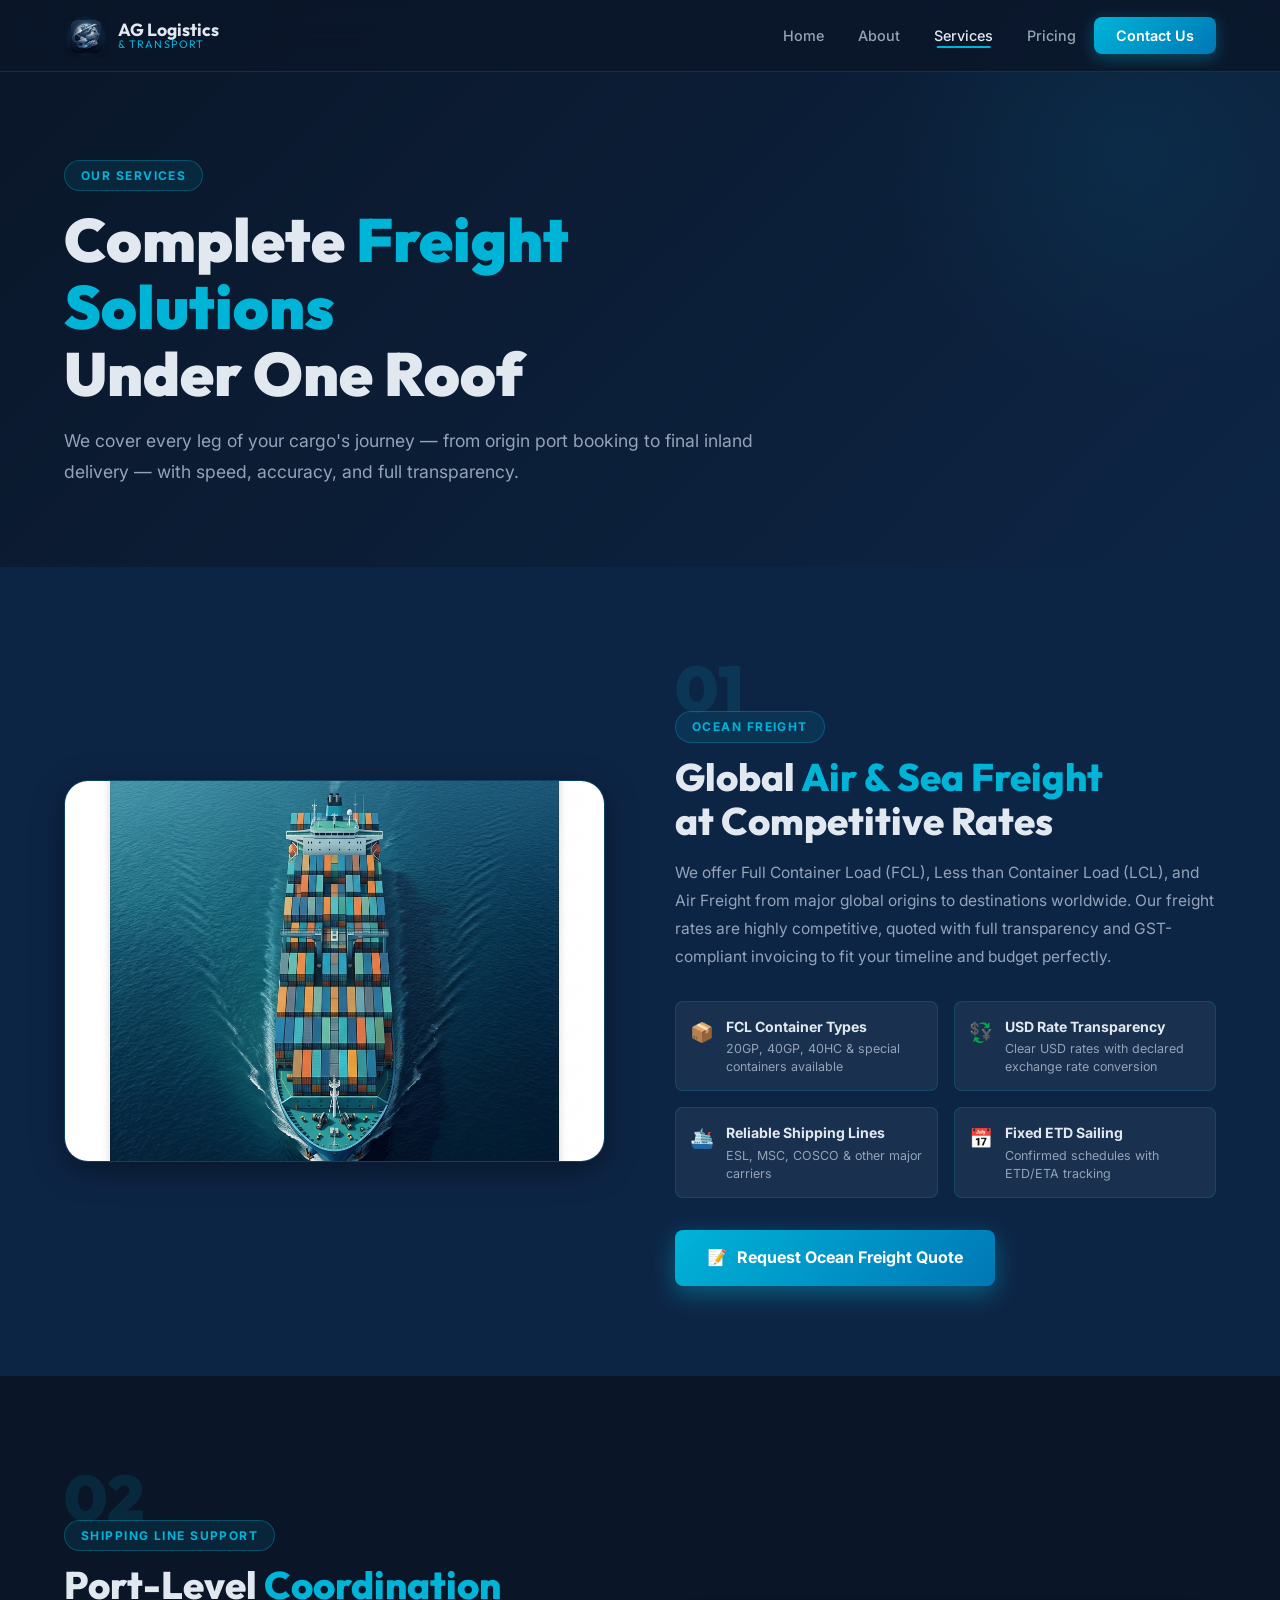
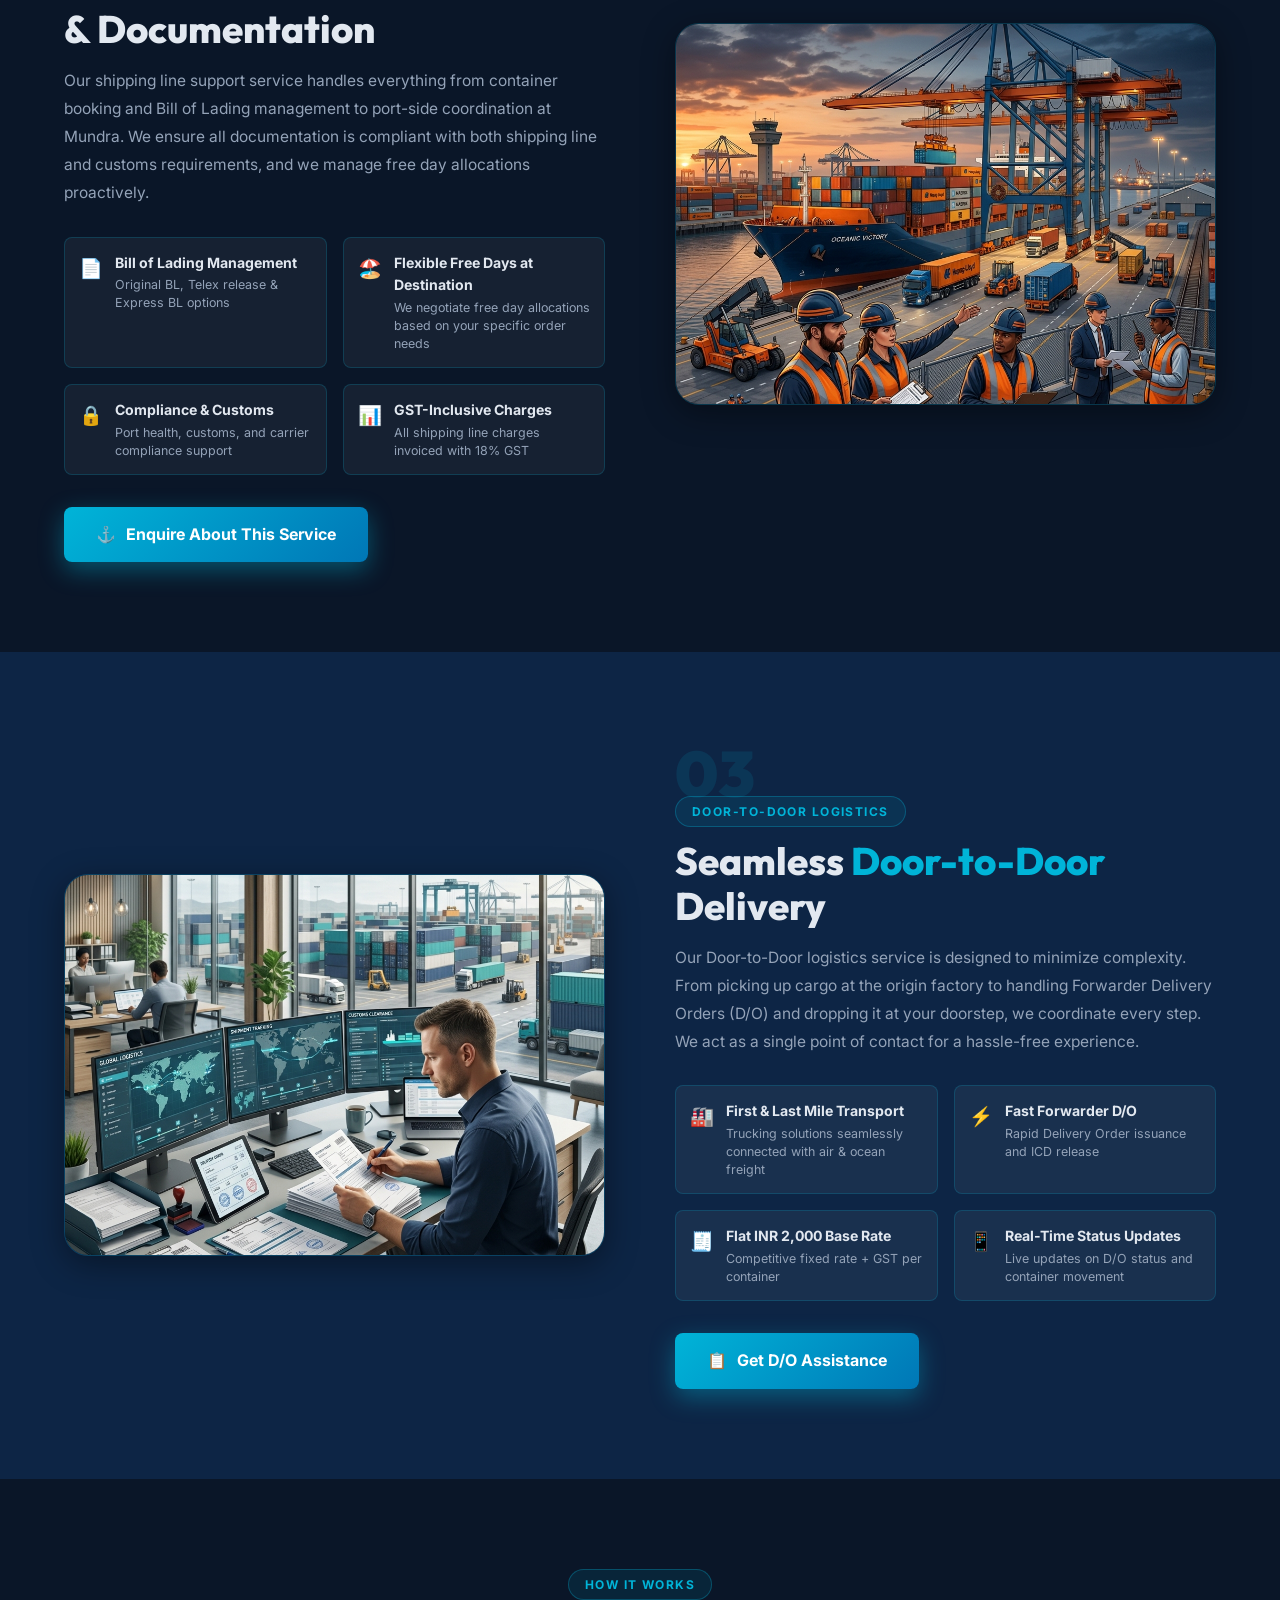
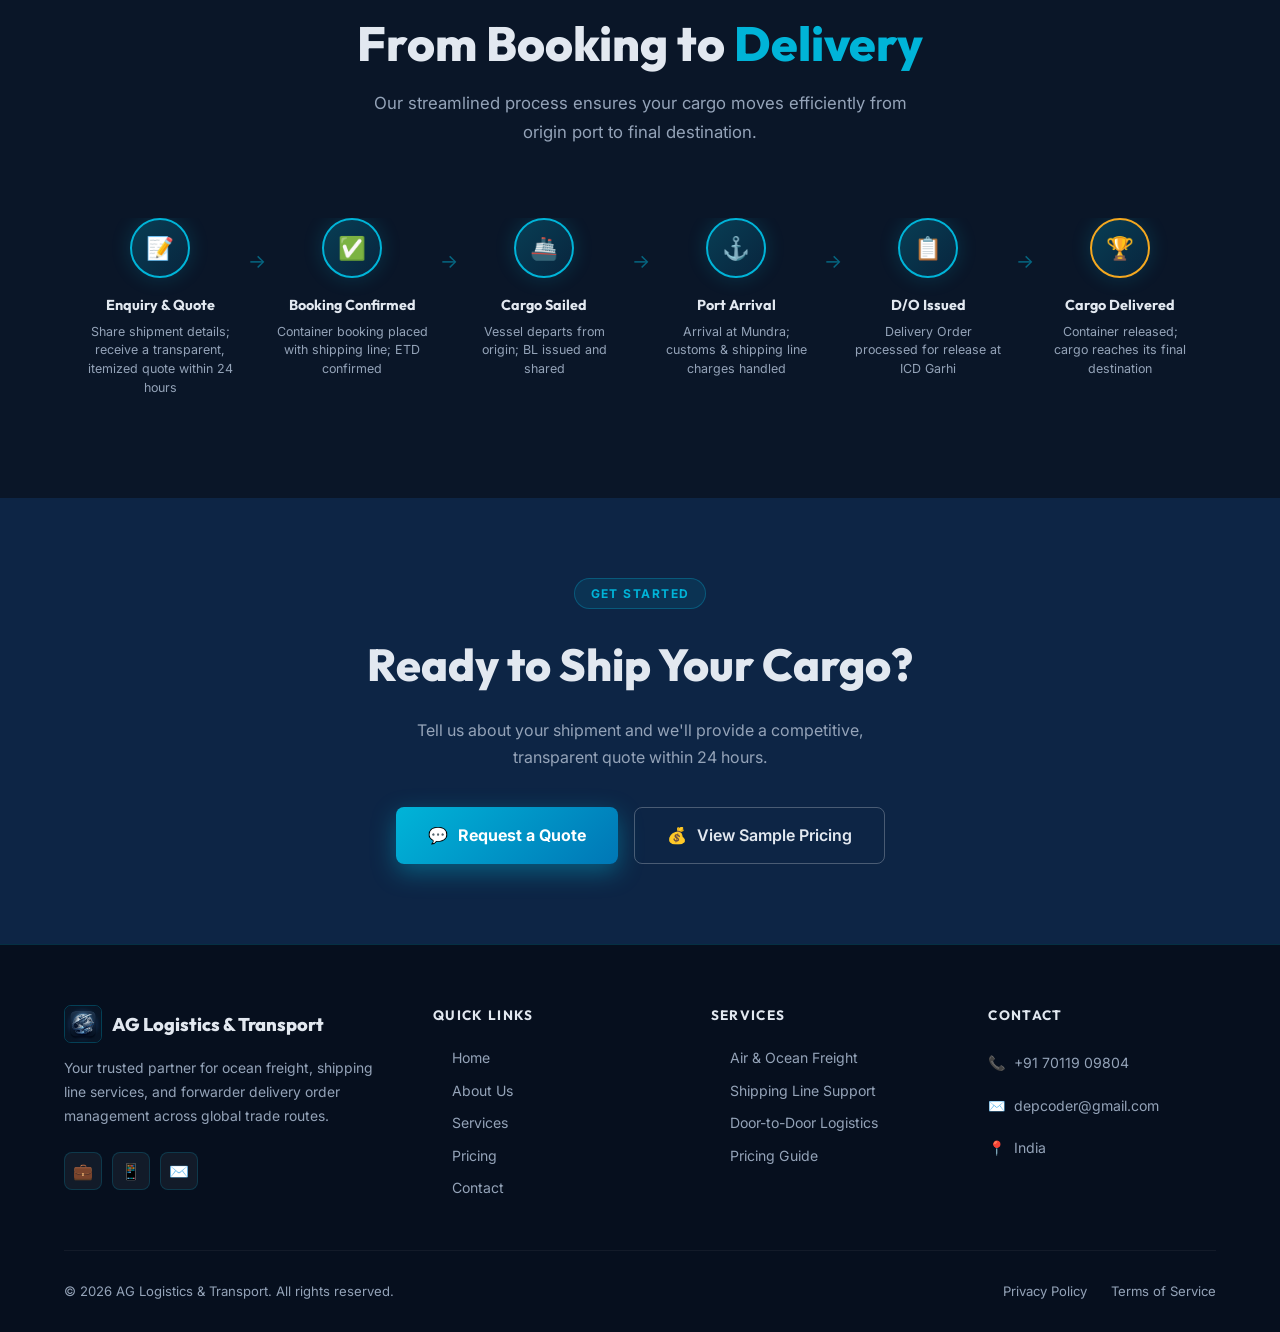
<file: services.html>
<!DOCTYPE html>
<html lang="en">

<head>
  <meta charset="UTF-8" />
  <meta name="viewport" content="width=device-width, initial-scale=1.0" />
  <title>Services | AG Logistics & Transport</title>
  <meta name="description"
    content="AG Logistics & Transport offers Ocean Freight, Shipping Line Support, and Forwarder D/O services — complete freight management from port to destination." />
  <link rel="stylesheet" href="css/style.css" />
  <style>
    .page-hero {
      padding: 160px 5% 80px;
      background: linear-gradient(135deg, var(--color-primary) 0%, var(--color-secondary) 100%);
      position: relative;
      overflow: hidden;
    }

    .page-hero::before {
      content: '';
      position: absolute;
      top: -100px;
      right: -100px;
      width: 500px;
      height: 500px;
      background: radial-gradient(circle, rgba(0, 180, 216, 0.08), transparent 70%);
      pointer-events: none;
    }

    .page-hero-inner {
      max-width: 700px;
    }

    .page-hero h1 {
      font-family: var(--font-heading);
      font-size: clamp(2.4rem, 5vw, 3.8rem);
      font-weight: 900;
      line-height: 1.1;
      margin-bottom: 18px;
    }

    .page-hero p {
      font-size: 1.1rem;
      color: var(--color-text-muted);
      line-height: 1.75;
    }

    /* ── Service Detail Cards ── */
    .service-detail {
      padding: 90px 5%;
    }

    .service-detail:nth-child(even) {
      background: var(--color-secondary);
    }

    .service-detail:nth-child(odd) {
      background: var(--color-primary);
    }

    .sd-inner {
      display: grid;
      grid-template-columns: 1fr 1fr;
      gap: 70px;
      align-items: center;
      max-width: 1300px;
      margin: 0 auto;
    }

    .sd-inner.reverse {
      direction: rtl;
    }

    .sd-inner.reverse>* {
      direction: ltr;
    }

    .sd-img {
      border-radius: var(--radius-lg);
      overflow: hidden;
      border: 1px solid var(--color-border);
      box-shadow: var(--shadow-card);
    }

    .sd-img img {
      width: 100%;
      height: 380px;
      object-fit: cover;
      transition: transform 0.6s ease;
      display: block;
    }

    .sd-img:hover img {
      transform: scale(1.04);
    }

    .sd-number {
      font-family: var(--font-heading);
      font-size: 4rem;
      font-weight: 900;
      color: rgba(0, 180, 216, 0.12);
      line-height: 1;
      margin-bottom: -10px;
    }

    .sd-title {
      font-family: var(--font-heading);
      font-size: clamp(1.8rem, 3vw, 2.5rem);
      font-weight: 800;
      line-height: 1.15;
      margin-bottom: 16px;
    }

    .sd-title .accent {
      color: var(--color-accent);
    }

    .sd-desc {
      font-size: 0.97rem;
      color: var(--color-text-muted);
      line-height: 1.8;
      margin-bottom: 30px;
    }

    .sd-features-grid {
      display: grid;
      grid-template-columns: 1fr 1fr;
      gap: 16px;
      margin-bottom: 32px;
    }

    .sd-feature {
      display: flex;
      align-items: flex-start;
      gap: 12px;
      padding: 14px;
      background: var(--color-glass);
      border: 1px solid var(--color-border);
      border-radius: var(--radius-sm);
      transition: var(--transition);
    }

    .sd-feature:hover {
      border-color: rgba(0, 180, 216, 0.35);
      background: rgba(0, 180, 216, 0.05);
    }

    .sd-feature-icon {
      font-size: 1.2rem;
      flex-shrink: 0;
      margin-top: 1px;
    }

    .sd-feature-title {
      font-size: 0.88rem;
      font-weight: 700;
      margin-bottom: 2px;
    }

    .sd-feature-desc {
      font-size: 0.78rem;
      color: var(--color-text-muted);
      line-height: 1.45;
    }

    /* Process strip */
    .process-section {
      background: var(--color-primary);
      padding: 90px 5%;
    }

    .process-steps {
      display: flex;
      gap: 0;
      position: relative;
      margin-top: 60px;
      overflow-x: auto;
      padding-bottom: 10px;
    }

    .process-step {
      flex: 1;
      min-width: 160px;
      text-align: center;
      padding: 0 20px;
      position: relative;
    }

    .process-step::after {
      content: '→';
      position: absolute;
      right: -10px;
      top: 28px;
      font-size: 1.2rem;
      color: var(--color-accent);
      opacity: 0.5;
    }

    .process-step:last-child::after {
      display: none;
    }

    .step-circle {
      width: 60px;
      height: 60px;
      margin: 0 auto 16px;
      background: linear-gradient(135deg, rgba(0, 180, 216, 0.25), rgba(0, 119, 182, 0.15));
      border: 2px solid var(--color-accent);
      border-radius: 50%;
      display: flex;
      align-items: center;
      justify-content: center;
      font-size: 1.4rem;
      box-shadow: 0 0 20px rgba(0, 180, 216, 0.2);
    }

    .step-title {
      font-family: var(--font-heading);
      font-size: 0.9rem;
      font-weight: 700;
      margin-bottom: 6px;
    }

    .step-desc {
      font-size: 0.78rem;
      color: var(--color-text-muted);
      line-height: 1.5;
    }

    @media (max-width: 900px) {
      .sd-inner {
        grid-template-columns: 1fr;
        gap: 40px;
      }

      .sd-inner.reverse {
        direction: ltr;
      }

      .sd-features-grid {
        grid-template-columns: 1fr;
      }
    }
  </style>
</head>

<body>

  <!-- NAVBAR -->
  <nav class="navbar" id="navbar">
    <a href="index.html" class="navbar-logo">
      <img src="images/logo.png" class="logo-icon1" alt="AG Logistics Logo" />
      <div class="logo-text">
        AG Logistics
        <span>& Transport</span>
      </div>
    </a>
    <ul class="navbar-links">
      <li><a href="index.html">Home</a></li>
      <li><a href="about.html">About</a></li>
      <li><a href="services.html" class="active">Services</a></li>
      <li><a href="pricing.html">Pricing</a></li>
      <li><a href="contact.html" class="navbar-cta">Contact Us</a></li>
    </ul>
    <button class="hamburger" id="hamburger" aria-label="Toggle menu">
      <span></span><span></span><span></span>
    </button>
  </nav>
  <div class="mobile-menu" id="mobileMenu">
    <a href="index.html">Home</a>
    <a href="about.html">About</a>
    <a href="services.html" class="active">Services</a>
    <a href="pricing.html">Pricing</a>
    <a href="contact.html" class="navbar-cta">Contact Us</a>
  </div>

  <!-- PAGE HERO -->
  <div class="page-hero">
    <div class="page-hero-inner">
      <div class="section-tag">Our Services</div>
      <h1>Complete <span style="color:var(--color-accent)">Freight Solutions</span><br>Under One Roof</h1>
      <p>We cover every leg of your cargo's journey — from origin port booking to final inland delivery — with speed,
        accuracy, and full transparency.</p>
    </div>
  </div>

  <!-- SERVICE 1: OCEAN FREIGHT -->
  <section class="service-detail" id="ocean-freight">
    <div class="sd-inner">
      <div class="sd-img reveal">
        <img src="images/ocean_freight.png" alt="Ocean Freight" loading="lazy" />
      </div>
      <div class="sd-content reveal reveal-delay-1">
        <div class="sd-number">01</div>
        <div class="section-tag" style="margin-bottom:12px;">Ocean Freight</div>
        <h2 class="sd-title">Global <span class="accent">Air & Sea Freight</span><br>at Competitive Rates</h2>
        <p class="sd-desc">
          We offer Full Container Load (FCL), Less than Container Load (LCL), and Air Freight from major global origins
          to destinations worldwide. Our freight rates are highly competitive, quoted with full transparency and
          GST-compliant invoicing to fit your timeline and budget perfectly.
        </p>
        <div class="sd-features-grid">
          <div class="sd-feature">
            <span class="sd-feature-icon">📦</span>
            <div class="sd-feature-text">
              <div class="sd-feature-title">FCL Container Types</div>
              <div class="sd-feature-desc">20GP, 40GP, 40HC & special containers available</div>
            </div>
          </div>
          <div class="sd-feature">
            <span class="sd-feature-icon">💱</span>
            <div class="sd-feature-text">
              <div class="sd-feature-title">USD Rate Transparency</div>
              <div class="sd-feature-desc">Clear USD rates with declared exchange rate conversion</div>
            </div>
          </div>
          <div class="sd-feature">
            <span class="sd-feature-icon">🛳️</span>
            <div class="sd-feature-text">
              <div class="sd-feature-title">Reliable Shipping Lines</div>
              <div class="sd-feature-desc">ESL, MSC, COSCO & other major carriers</div>
            </div>
          </div>
          <div class="sd-feature">
            <span class="sd-feature-icon">📅</span>
            <div class="sd-feature-text">
              <div class="sd-feature-title">Fixed ETD Sailing</div>
              <div class="sd-feature-desc">Confirmed schedules with ETD/ETA tracking</div>
            </div>
          </div>
        </div>
        <a href="contact.html" class="btn-primary"><span>📝</span> Request Ocean Freight Quote</a>
      </div>
    </div>
  </section>

  <!-- SERVICE 2: SHIPPING LINE SUPPORT -->
  <section class="service-detail" id="shipping-line">
    <div class="sd-inner reverse">
      <div class="sd-img reveal">
        <img src="images/shipping_line.png" alt="Shipping Line Support" loading="lazy" />
      </div>
      <div class="sd-content reveal reveal-delay-1">
        <div class="sd-number">02</div>
        <div class="section-tag" style="margin-bottom:12px;">Shipping Line Support</div>
        <h2 class="sd-title">Port-Level <span class="accent">Coordination</span><br>& Documentation</h2>
        <p class="sd-desc">
          Our shipping line support service handles everything from container booking and Bill of Lading management to
          port-side coordination at Mundra. We ensure all documentation is compliant with both shipping line and customs
          requirements, and we manage free day allocations proactively.
        </p>
        <div class="sd-features-grid">
          <div class="sd-feature">
            <span class="sd-feature-icon">📄</span>
            <div class="sd-feature-text">
              <div class="sd-feature-title">Bill of Lading Management</div>
              <div class="sd-feature-desc">Original BL, Telex release & Express BL options</div>
            </div>
          </div>
          <div class="sd-feature">
            <span class="sd-feature-icon">🏖️</span>
            <div class="sd-feature-text">
              <div class="sd-feature-title">Flexible Free Days at Destination</div>
              <div class="sd-feature-desc">We negotiate free day allocations based on your specific order needs</div>
            </div>
          </div>
          <div class="sd-feature">
            <span class="sd-feature-icon">🔒</span>
            <div class="sd-feature-text">
              <div class="sd-feature-title">Compliance & Customs</div>
              <div class="sd-feature-desc">Port health, customs, and carrier compliance support</div>
            </div>
          </div>
          <div class="sd-feature">
            <span class="sd-feature-icon">📊</span>
            <div class="sd-feature-text">
              <div class="sd-feature-title">GST-Inclusive Charges</div>
              <div class="sd-feature-desc">All shipping line charges invoiced with 18% GST</div>
            </div>
          </div>
        </div>
        <a href="contact.html" class="btn-primary"><span>⚓</span> Enquire About This Service</a>
      </div>
    </div>
  </section>

  <!-- SERVICE 3: FORWARDER D/O -->
  <section class="service-detail" id="forwarder-do">
    <div class="sd-inner">
      <div class="sd-img reveal">
        <img src="images/forwarder_do.png" alt="Forwarder D/O" loading="lazy" />
      </div>
      <div class="sd-content reveal reveal-delay-1">
        <div class="sd-number">03</div>
        <div class="section-tag" style="margin-bottom:12px;">Door-to-Door Logistics</div>
        <h2 class="sd-title">Seamless <span class="accent">Door-to-Door</span> Delivery</h2>
        <p class="sd-desc">
          Our Door-to-Door logistics service is designed to minimize complexity. From picking up cargo at the origin
          factory to handling Forwarder Delivery Orders (D/O) and dropping it at your doorstep, we coordinate every
          step. We act as a single point of contact for a hassle-free experience.
        </p>
        <div class="sd-features-grid">
          <div class="sd-feature">
            <span class="sd-feature-icon">🏭</span>
            <div class="sd-feature-text">
              <div class="sd-feature-title">First & Last Mile Transport</div>
              <div class="sd-feature-desc">Trucking solutions seamlessly connected with air & ocean freight</div>
            </div>
          </div>
          <div class="sd-feature">
            <span class="sd-feature-icon">⚡</span>
            <div class="sd-feature-text">
              <div class="sd-feature-title">Fast Forwarder D/O</div>
              <div class="sd-feature-desc">Rapid Delivery Order issuance and ICD release</div>
            </div>
          </div>
          <div class="sd-feature">
            <span class="sd-feature-icon">🧾</span>
            <div class="sd-feature-text">
              <div class="sd-feature-title">Flat INR 2,000 Base Rate</div>
              <div class="sd-feature-desc">Competitive fixed rate + GST per container</div>
            </div>
          </div>
          <div class="sd-feature">
            <span class="sd-feature-icon">📱</span>
            <div class="sd-feature-text">
              <div class="sd-feature-title">Real-Time Status Updates</div>
              <div class="sd-feature-desc">Live updates on D/O status and container movement</div>
            </div>
          </div>
        </div>
        <a href="contact.html" class="btn-primary"><span>📋</span> Get D/O Assistance</a>
      </div>
    </div>
  </section>

  <!-- PROCESS FLOW -->
  <section class="process-section">
    <div class="section-header">
      <div class="section-tag">How It Works</div>
      <h2 class="section-title">From Booking to <span class="accent">Delivery</span></h2>
      <p class="section-desc">Our streamlined process ensures your cargo moves efficiently from origin port to final
        destination.</p>
    </div>
    <div class="process-steps">
      <div class="process-step reveal">
        <div class="step-circle">📝</div>
        <h4 class="step-title">Enquiry & Quote</h4>
        <p class="step-desc">Share shipment details; receive a transparent, itemized quote within 24 hours</p>
      </div>
      <div class="process-step reveal reveal-delay-1">
        <div class="step-circle">✅</div>
        <h4 class="step-title">Booking Confirmed</h4>
        <p class="step-desc">Container booking placed with shipping line; ETD confirmed</p>
      </div>
      <div class="process-step reveal reveal-delay-2">
        <div class="step-circle">🚢</div>
        <h4 class="step-title">Cargo Sailed</h4>
        <p class="step-desc">Vessel departs from origin; BL issued and shared</p>
      </div>
      <div class="process-step reveal reveal-delay-3">
        <div class="step-circle">⚓</div>
        <h4 class="step-title">Port Arrival</h4>
        <p class="step-desc">Arrival at Mundra; customs & shipping line charges handled</p>
      </div>
      <div class="process-step reveal reveal-delay-4">
        <div class="step-circle">📋</div>
        <h4 class="step-title">D/O Issued</h4>
        <p class="step-desc">Delivery Order processed for release at ICD Garhi</p>
      </div>
      <div class="process-step reveal">
        <div class="step-circle" style="border-color:var(--color-gold);">🏆</div>
        <h4 class="step-title">Cargo Delivered</h4>
        <p class="step-desc">Container released; cargo reaches its final destination</p>
      </div>
    </div>
  </section>

  <!-- CTA -->
  <section style="background: var(--color-secondary); padding: 80px 5%; text-align:center;">
    <div class="section-tag" style="margin-bottom:20px;">Get Started</div>
    <h2 style="font-family:var(--font-heading);font-size:clamp(1.8rem,4vw,2.8rem);font-weight:800;margin-bottom:16px;">
      Ready to Ship Your Cargo?</h2>
    <p style="color:var(--color-text-muted);max-width:500px;margin:0 auto 36px;font-size:1rem;line-height:1.7;">Tell us
      about your shipment and we'll provide a competitive, transparent quote within 24 hours.</p>
    <div style="display:flex;gap:16px;justify-content:center;flex-wrap:wrap;">
      <a href="contact.html" class="btn-primary"><span>💬</span> Request a Quote</a>
      <a href="pricing.html" class="btn-outline"><span>💰</span> View Sample Pricing</a>
    </div>
  </section>

  <!-- FOOTER -->
  <footer>
    <div class="footer-grid">
      <div class="footer-brand">
        <div style="display:flex;align-items:center;gap:10px;margin-bottom:14px;">
          <img src="images/logo.png"
            style="width: 38px; height: 38px; border-radius: 7px; object-fit: cover; border: 1px solid rgba(0,180,216,0.3);"
            class="footer-logo" alt="AG Logistics Logo" />
          <span style="font-family:'Outfit',sans-serif;font-size:1.15rem;font-weight:800;">AG Logistics &
            Transport</span>
        </div>
        <p class="footer-desc">Your trusted partner for ocean freight, shipping line services, and forwarder delivery
          order management across global trade routes.</p>
        <div class="footer-socials">
          <div class="social-btn">💼</div>
          <div class="social-btn">📱</div>
          <div class="social-btn">✉️</div>
        </div>
      </div>
      <div>
        <h4 class="footer-col-title">Quick Links</h4>
        <ul class="footer-links">
          <li><a href="index.html">Home</a></li>
          <li><a href="about.html">About Us</a></li>
          <li><a href="services.html">Services</a></li>
          <li><a href="pricing.html">Pricing</a></li>
          <li><a href="contact.html">Contact</a></li>
        </ul>
      </div>
      <div>
        <h4 class="footer-col-title">Services</h4>
        <ul class="footer-links">
          <li><a href="services.html#ocean-freight">Air & Ocean Freight</a></li>
          <li><a href="services.html#shipping-line">Shipping Line Support</a></li>
          <li><a href="services.html#forwarder-do">Door-to-Door Logistics</a></li>
          <li><a href="pricing.html">Pricing Guide</a></li>
        </ul>
      </div>
      <div>
        <h4 class="footer-col-title">Contact</h4>
      <ul class="footer-links" style="cursor:default;">
          <li style="color:#94a3b8; gap:8px; display:flex; font-size:0.88rem; padding:5px 0;">📞 &nbsp;+91 70119 09804
          </li>
          <li style="color:#94a3b8; gap:8px; display:flex; font-size:0.88rem; padding:5px 0;">✉️
            &nbsp;depcoder@gmail.com</li>
          <li style="color:#94a3b8; gap:8px; display:flex; font-size:0.88rem; padding:5px 0;">📍 &nbsp;India</li>
        </ul>

	
	</div>
    </div>
    <div class="footer-bottom">
      <p>© 2026 AG Logistics & Transport. All rights reserved.</p>
      <div class="footer-bottom-links">
        <a href="#">Privacy Policy</a>
        <a href="#">Terms of Service</a>
      </div>
    </div>
  </footer>

  <script src="js/main.js"></script>
</body>

</html>
</file>
<file: css/style.css>
/* ===========================
   AG LOGISTICS & TRANSPORT
   Main Stylesheet
=========================== */

@import url('https://fonts.googleapis.com/css2?family=Inter:wght@300;400;500;600;700;800;900&family=Outfit:wght@300;400;500;600;700;800&display=swap');

/* ===== CSS VARIABLES ===== */
:root {
  --color-primary:    #0a1628;
  --color-secondary:  #0d2545;
  --color-accent:     #00b4d8;
  --color-accent-2:   #0077b6;
  --color-gold:       #f4a820;
  --color-text:       #e2e8f0;
  --color-text-muted: #94a3b8;
  --color-card:       rgba(13, 37, 69, 0.75);
  --color-glass:      rgba(255,255,255,0.05);
  --color-border:     rgba(0, 180, 216, 0.2);

  --font-heading: 'Outfit', sans-serif;
  --font-body:    'Inter', sans-serif;

  --radius-sm: 8px;
  --radius-md: 16px;
  --radius-lg: 24px;

  --shadow-glow: 0 0 30px rgba(0, 180, 216, 0.25);
  --shadow-card: 0 8px 32px rgba(0, 0, 0, 0.4);
  --transition:  all 0.3s cubic-bezier(0.4, 0, 0.2, 1);
}

/* ===== RESET & BASE ===== */
*, *::before, *::after { box-sizing: border-box; margin: 0; padding: 0; }

html { scroll-behavior: smooth; }

body {
  font-family: var(--font-body);
  background-color: var(--color-primary);
  color: var(--color-text);
  line-height: 1.6;
  overflow-x: hidden;
}

img { max-width: 100%; display: block; }
a  { text-decoration: none; color: inherit; }
ul { list-style: none; }

/* ===== NAVBAR ===== */
.navbar {
  position: fixed;
  top: 0;
  left: 0;
  right: 0;
  z-index: 1000;
  display: flex;
  align-items: center;
  justify-content: space-between;
  padding: 0 5%;
  height: 72px;
  background: rgba(10, 22, 40, 0.8);
  backdrop-filter: blur(20px);
  -webkit-backdrop-filter: blur(20px);
  border-bottom: 1px solid var(--color-border);
  transition: var(--transition);
}

.navbar.scrolled {
  background: rgba(10, 22, 40, 0.97);
  box-shadow: 0 4px 24px rgba(0,0,0,0.4);
}

.navbar-logo {
  display: flex;
  align-items: center;
  gap: 10px;
}

.navbar-logo .logo-icon {
  width: fit-content;
  padding: 0 8px;
  height: 38px;
  background: linear-gradient(135deg, var(--color-accent), var(--color-accent-2));
  border-radius: 8px;
  display: flex;
  align-items: center;
  justify-content: center;
  font-size: 18px;
}

.navbar-logo .logo-text {
  font-family: var(--font-heading);
  font-size: 1.1rem;
  font-weight: 700;
  line-height: 1.1;
}
.navbar-logo .logo-text span {
  display: block;
  font-size: 0.68rem;
  font-weight: 400;
  color: var(--color-accent);
  letter-spacing: 0.1em;
  text-transform: uppercase;
}

.navbar-links {
  display: flex;
  align-items: center;
  gap: 2px;
}

.navbar-links a {
  padding: 8px 16px;
  border-radius: var(--radius-sm);
  font-size: 0.9rem;
  font-weight: 500;
  color: var(--color-text-muted);
  transition: var(--transition);
  position: relative;
}

.navbar-links a::after {
  content: '';
  position: absolute;
  bottom: 4px;
  left: 50%;
  transform: translateX(-50%);
  width: 0;
  height: 2px;
  background: var(--color-accent);
  border-radius: 2px;
  transition: var(--transition);
}

.navbar-links a:hover,
.navbar-links a.active {
  color: var(--color-text);
}

.navbar-links a:hover::after,
.navbar-links a.active::after {
  width: 60%;
}

.logo-icon1 {
  width: 44px;
  height: 44px;
  border-radius: 8px;
  object-fit: cover;
  border: none; /* bye bye ugly blue box */
}

.navbar-cta {
  background: linear-gradient(135deg, var(--color-accent), var(--color-accent-2));
  color: white !important;
  padding: 10px 22px !important;
  border-radius: var(--radius-sm) !important;
  font-weight: 600 !important;
  box-shadow: 0 4px 15px rgba(0, 180, 216, 0.35);
}
.navbar-cta::after { display: none !important; }
.navbar-cta:hover { transform: translateY(-1px); box-shadow: 0 6px 20px rgba(0, 180, 216, 0.5); }

/* Hamburger */
.hamburger {
  display: none;
  flex-direction: column;
  gap: 5px;
  cursor: pointer;
  padding: 4px;
  background: none;
  border: none;
}
.hamburger span {
  display: block;
  width: 24px;
  height: 2px;
  background: var(--color-text);
  border-radius: 2px;
  transition: var(--transition);
}
.hamburger.open span:nth-child(1) { transform: translateY(7px) rotate(45deg); }
.hamburger.open span:nth-child(2) { opacity: 0; }
.hamburger.open span:nth-child(3) { transform: translateY(-7px) rotate(-45deg); }

/* ===== HERO SECTION ===== */
.hero {
  position: relative;
  min-height: 100vh;
  display: flex;
  align-items: center;
  overflow: hidden;
  padding: 80px 5% 0;
}

.hero-bg {
  position: absolute;
  inset: 0;
  background-image: url('../images/hero_bg.png');
  background-size: cover;
  background-position: center;
  z-index: 0;
}

.hero-overlay {
  position: absolute;
  inset: 0;
  background: linear-gradient(
    135deg,
    rgba(10, 22, 40, 0.92) 0%,
    rgba(10, 22, 40, 0.7) 50%,
    rgba(0, 119, 182, 0.3) 100%
  );
  z-index: 1;
}

.hero-content {
  position: relative;
  z-index: 2;
  max-width: 680px;
}

.hero-badge {
  display: inline-flex;
  align-items: center;
  gap: 8px;
  padding: 6px 16px;
  background: rgba(0, 180, 216, 0.15);
  border: 1px solid rgba(0, 180, 216, 0.4);
  border-radius: 50px;
  font-size: 0.8rem;
  font-weight: 600;
  color: var(--color-accent);
  letter-spacing: 0.08em;
  text-transform: uppercase;
  margin-bottom: 28px;
  animation: fadeInUp 0.6s ease forwards;
}

.hero-badge::before {
  content: '';
  width: 6px;
  height: 6px;
  background: var(--color-accent);
  border-radius: 50%;
  animation: pulse 2s infinite;
}

@keyframes pulse {
  0%, 100% { opacity: 1; transform: scale(1); }
  50%       { opacity: 0.5; transform: scale(1.4); }
}

.hero-title {
  font-family: var(--font-heading);
  font-size: clamp(2.8rem, 6vw, 5rem);
  font-weight: 800;
  line-height: 1.08;
  margin-bottom: 24px;
  animation: fadeInUp 0.6s 0.1s ease both;
}

.hero-title .highlight {
  background: linear-gradient(90deg, var(--color-accent), var(--color-gold));
  -webkit-background-clip: text;
  -webkit-text-fill-color: transparent;
  background-clip: text;
}

.hero-subtitle {
  font-size: 1.15rem;
  color: var(--color-text-muted);
  margin-bottom: 40px;
  max-width: 540px;
  line-height: 1.75;
  animation: fadeInUp 0.6s 0.2s ease both;
}

.hero-actions {
  display: flex;
  gap: 16px;
  flex-wrap: wrap;
  animation: fadeInUp 0.6s 0.3s ease both;
}

.btn-primary {
  display: inline-flex;
  align-items: center;
  gap: 10px;
  padding: 15px 32px;
  background: linear-gradient(135deg, var(--color-accent), var(--color-accent-2));
  color: white;
  border-radius: var(--radius-sm);
  font-weight: 700;
  font-size: 1rem;
  box-shadow: 0 8px 25px rgba(0, 180, 216, 0.4);
  transition: var(--transition);
  border: none;
  cursor: pointer;
}

.btn-primary:hover {
  transform: translateY(-2px);
  box-shadow: 0 12px 35px rgba(0, 180, 216, 0.55);
}

.btn-outline {
  display: inline-flex;
  align-items: center;
  gap: 10px;
  padding: 15px 32px;
  border: 1.5px solid rgba(255,255,255,0.25);
  color: var(--color-text);
  border-radius: var(--radius-sm);
  font-weight: 600;
  font-size: 1rem;
  transition: var(--transition);
  background: transparent;
  cursor: pointer;
}

.btn-outline:hover {
  background: var(--color-glass);
  border-color: var(--color-accent);
  color: var(--color-accent);
}

.hero-stats {
  position: relative;
  z-index: 2;
  display: flex;
  gap: 3px;
  margin-top: 72px;
  padding: 28px 0;
  border-top: 1px solid var(--color-border);
  animation: fadeInUp 0.6s 0.4s ease both;
}

.stat-item {
  flex: 1;
  text-align: center;
}

.stat-item + .stat-item {
  border-left: 1px solid var(--color-border);
}

.stat-number {
  font-family: var(--font-heading);
  font-size: 2rem;
  font-weight: 800;
  color: var(--color-accent);
  display: block;
}

.stat-label {
  font-size: 0.78rem;
  color: var(--color-text-muted);
  text-transform: uppercase;
  letter-spacing: 0.08em;
}

.hero-scroll-indicator {
  position: absolute;
  bottom: 32px;
  left: 50%;
  transform: translateX(-50%);
  z-index: 2;
  display: flex;
  flex-direction: column;
  align-items: center;
  gap: 8px;
  color: var(--color-text-muted);
  font-size: 0.75rem;
  letter-spacing: 0.1em;
  text-transform: uppercase;
  animation: bounce 2s infinite;
}

.hero-scroll-indicator .scroll-line {
  width: 1.5px;
  height: 40px;
  background: linear-gradient(to bottom, var(--color-accent), transparent);
}

@keyframes bounce {
  0%, 100% { transform: translateX(-50%) translateY(0); }
  50%       { transform: translateX(-50%) translateY(6px); }
}

@keyframes fadeInUp {
  from { opacity: 0; transform: translateY(30px); }
  to   { opacity: 1; transform: translateY(0); }
}

/* ===== SECTION COMMON ===== */
section { padding: 100px 5%; }

.section-header {
  text-align: center;
  margin-bottom: 70px;
}

.section-tag {
  display: inline-block;
  padding: 5px 16px;
  background: rgba(0, 180, 216, 0.1);
  border: 1px solid rgba(0, 180, 216, 0.3);
  border-radius: 50px;
  font-size: 0.75rem;
  font-weight: 700;
  color: var(--color-accent);
  letter-spacing: 0.12em;
  text-transform: uppercase;
  margin-bottom: 16px;
}

.section-title {
  font-family: var(--font-heading);
  font-size: clamp(2rem, 4vw, 3rem);
  font-weight: 800;
  line-height: 1.15;
  margin-bottom: 18px;
}

.section-title .accent { color: var(--color-accent); }

.section-desc {
  font-size: 1.05rem;
  color: var(--color-text-muted);
  max-width: 580px;
  margin: 0 auto;
  line-height: 1.75;
}

/* ===== ABOUT SECTION ===== */
.about-section {
  background: var(--color-secondary);
  position: relative;
  overflow: hidden;
}

.about-section::before {
  content: '';
  position: absolute;
  top: -200px;
  right: -200px;
  width: 500px;
  height: 500px;
  background: radial-gradient(circle, rgba(0, 180, 216, 0.08), transparent 70%);
  pointer-events: none;
}

.about-grid {
  display: grid;
  grid-template-columns: 1fr 1fr;
  gap: 80px;
  align-items: center;
}

.about-visual {
  position: relative;
}

.about-img-wrap {
  border-radius: var(--radius-lg);
  overflow: hidden;
  box-shadow: var(--shadow-card);
  border: 1px solid var(--color-border);
}

.about-img-wrap img {
  width: 100%;
  height: 420px;
  object-fit: cover;
  transition: transform 0.6s ease;
}

.about-img-wrap:hover img { transform: scale(1.04); }

.about-badge-float {
  position: absolute;
  bottom: -24px;
  right: -24px;
  background: linear-gradient(135deg, var(--color-gold), #e07c08);
  color: #0a1628;
  padding: 20px 24px;
  border-radius: var(--radius-md);
  text-align: center;
  box-shadow: 0 12px 30px rgba(244, 168, 32, 0.4);
}

.about-badge-float .badge-number {
  font-family: var(--font-heading);
  font-size: 2rem;
  font-weight: 900;
  display: block;
  line-height: 1;
}

.about-badge-float .badge-label {
  font-size: 0.72rem;
  font-weight: 700;
  text-transform: uppercase;
  letter-spacing: 0.06em;
  margin-top: 4px;
}

.about-content { }

.about-content .section-tag { text-align: left; }

.about-title {
  font-family: var(--font-heading);
  font-size: clamp(1.8rem, 3vw, 2.6rem);
  font-weight: 800;
  line-height: 1.15;
  margin-bottom: 20px;
}

.about-title .accent { color: var(--color-accent); }

.about-text {
  color: var(--color-text-muted);
  font-size: 1rem;
  line-height: 1.8;
  margin-bottom: 16px;
}

.about-pillars {
  display: grid;
  grid-template-columns: 1fr 1fr;
  gap: 16px;
  margin-top: 36px;
}

.pillar-card {
  background: var(--color-glass);
  border: 1px solid var(--color-border);
  border-radius: var(--radius-md);
  padding: 20px;
  transition: var(--transition);
}

.pillar-card:hover {
  background: rgba(0, 180, 216, 0.08);
  border-color: var(--color-accent);
  transform: translateY(-3px);
}

.pillar-icon {
  font-size: 1.8rem;
  margin-bottom: 10px;
}

.pillar-title {
  font-family: var(--font-heading);
  font-size: 1rem;
  font-weight: 700;
  margin-bottom: 6px;
}

.pillar-desc {
  font-size: 0.83rem;
  color: var(--color-text-muted);
  line-height: 1.5;
}

/* ===== SERVICES SECTION ===== */
.services-section {
  background: var(--color-primary);
  position: relative;
  overflow: hidden;
}

.services-section::before {
  content: '';
  position: absolute;
  bottom: -300px;
  left: -200px;
  width: 600px;
  height: 600px;
  background: radial-gradient(circle, rgba(0, 119, 182, 0.06), transparent 70%);
  pointer-events: none;
}

.services-grid {
  display: grid;
  grid-template-columns: repeat(3, 1fr);
  gap: 28px;
}

.service-card {
  background: var(--color-card);
  border: 1px solid var(--color-border);
  border-radius: var(--radius-lg);
  overflow: hidden;
  transition: var(--transition);
  cursor: default;
  position: relative;
}

.service-card::before {
  content: '';
  position: absolute;
  top: 0;
  left: 0;
  right: 0;
  height: 3px;
  background: linear-gradient(90deg, var(--color-accent), var(--color-accent-2));
  opacity: 0;
  transition: var(--transition);
}

.service-card:hover {
  transform: translateY(-8px);
  border-color: rgba(0, 180, 216, 0.4);
  box-shadow: 0 20px 50px rgba(0, 0, 0, 0.4), var(--shadow-glow);
}

.service-card:hover::before { opacity: 1; }

.service-img {
  height: 220px;
  overflow: hidden;
}

.service-img img {
  width: 100%;
  height: 100%;
  object-fit: cover;
  transition: transform 0.6s ease;
}

.service-card:hover .service-img img { transform: scale(1.07); }

.service-body {
  padding: 28px;
}

.service-icon {
  width: 48px;
  height: 48px;
  background: linear-gradient(135deg, rgba(0,180,216,0.2), rgba(0,119,182,0.2));
  border: 1px solid rgba(0,180,216,0.3);
  border-radius: 12px;
  display: flex;
  align-items: center;
  justify-content: center;
  font-size: 1.4rem;
  margin-bottom: 16px;
}

.service-title {
  font-family: var(--font-heading);
  font-size: 1.3rem;
  font-weight: 700;
  margin-bottom: 12px;
}

.service-desc {
  font-size: 0.9rem;
  color: var(--color-text-muted);
  line-height: 1.7;
  margin-bottom: 20px;
}

.service-features {
  display: flex;
  flex-direction: column;
  gap: 8px;
}

.service-features li {
  display: flex;
  align-items: center;
  gap: 10px;
  font-size: 0.85rem;
  color: var(--color-text-muted);
}

.service-features li::before {
  content: '';
  width: 6px;
  height: 6px;
  border-radius: 50%;
  background: var(--color-accent);
  flex-shrink: 0;
}

/* ===== PRICING SECTION ===== */
.pricing-section {
  background: var(--color-secondary);
  position: relative;
  overflow: hidden;
}

.pricing-intro {
  background: rgba(0,180,216,0.06);
  border: 1px solid var(--color-border);
  border-radius: var(--radius-md);
  padding: 18px 24px;
  margin-bottom: 48px;
  display: flex;
  align-items: center;
  gap: 14px;
  font-size: 0.9rem;
  color: var(--color-text-muted);
}

.pricing-intro .info-icon {
  font-size: 1.4rem;
  flex-shrink: 0;
}

.pricing-intro strong { color: var(--color-accent); }

.pricing-card {
  background: var(--color-card);
  border: 1px solid var(--color-border);
  border-radius: var(--radius-lg);
  overflow: hidden;
  box-shadow: var(--shadow-card);
}

.pricing-card-header {
  background: linear-gradient(135deg, var(--color-accent-2), #004e8f);
  padding: 28px 36px;
  display: flex;
  align-items: center;
  justify-content: space-between;
  flex-wrap: wrap;
  gap: 16px;
}

.pricing-route {
  font-family: var(--font-heading);
  font-size: 1.4rem;
  font-weight: 800;
  color: white;
  display: flex;
  align-items: center;
  gap: 14px;
}

.route-arrow {
  font-size: 1.2rem;
  opacity: 0.7;
}

.pricing-meta {
  display: flex;
  gap: 20px;
}

.meta-tag {
  background: rgba(255,255,255,0.12);
  border: 1px solid rgba(255,255,255,0.2);
  padding: 6px 14px;
  border-radius: 50px;
  font-size: 0.78rem;
  font-weight: 600;
  color: white;
  letter-spacing: 0.06em;
}

.pricing-table-wrap {
  overflow-x: auto;
  padding: 36px;
}

table.pricing-table {
  width: 100%;
  border-collapse: collapse;
  font-size: 0.93rem;
}

.pricing-table th {
  text-align: left;
  padding: 12px 20px;
  font-size: 0.75rem;
  font-weight: 700;
  color: var(--color-accent);
  text-transform: uppercase;
  letter-spacing: 0.1em;
  border-bottom: 2px solid var(--color-border);
}

.pricing-table td {
  padding: 16px 20px;
  border-bottom: 1px solid rgba(255,255,255,0.05);
  color: var(--color-text);
  vertical-align: middle;
}

.pricing-table tr:last-child td { border-bottom: none; }

.pricing-table tr:hover td {
  background: rgba(0, 180, 216, 0.05);
}

.pricing-table .row-service td:first-child {
  font-weight: 600;
  color: var(--color-text);
}

.currency-badge {
  display: inline-flex;
  align-items: center;
  padding: 3px 10px;
  border-radius: 50px;
  font-size: 0.72rem;
  font-weight: 700;
  letter-spacing: 0.06em;
}

.currency-usd {
  background: rgba(244, 168, 32, 0.15);
  color: var(--color-gold);
  border: 1px solid rgba(244,168,32,0.3);
}

.currency-inr {
  background: rgba(0, 180, 216, 0.12);
  color: var(--color-accent);
  border: 1px solid rgba(0,180,216,0.25);
}

.amount-highlight {
  font-family: var(--font-heading);
  font-weight: 700;
  font-size: 1rem;
}

.pricing-table .row-total {
  background: rgba(0,180,216,0.06);
}

.pricing-table .row-total td {
  font-family: var(--font-heading);
  font-weight: 900;
  font-size: 1.15rem;
  color: var(--color-accent);
  border-top: 2px solid var(--color-border);
  border-bottom: none;
}

.pricing-footer {
  padding: 0 36px 36px;
  display: flex;
  gap: 24px;
  flex-wrap: wrap;
}

.pricing-note {
  display: inline-flex;
  align-items: center;
  gap: 8px;
  padding: 10px 18px;
  background: rgba(244, 168, 32, 0.08);
  border: 1px solid rgba(244,168,32,0.2);
  border-radius: var(--radius-sm);
  font-size: 0.83rem;
  color: var(--color-gold);
  font-weight: 500;
}

.pricing-disclaimer {
  margin-top: 36px;
  padding: 20px 24px;
  background: rgba(255,255,255,0.02);
  border-radius: var(--radius-md);
  font-size: 0.82rem;
  color: var(--color-text-muted);
  text-align: center;
  border: 1px solid rgba(255,255,255,0.05);
}

/* ===== CONTACT SECTION ===== */
.contact-section {
  background: var(--color-primary);
  position: relative;
  overflow: hidden;
}

.contact-section::before {
  content: '';
  position: absolute;
  top: -200px;
  left: 50%;
  transform: translateX(-50%);
  width: 700px;
  height: 400px;
  background: radial-gradient(ellipse, rgba(0,180,216,0.07), transparent 70%);
  pointer-events: none;
}

.contact-grid {
  display: grid;
  grid-template-columns: 1fr 1.3fr;
  gap: 60px;
  align-items: start;
}

.contact-info-card {
  background: var(--color-card);
  border: 1px solid var(--color-border);
  border-radius: var(--radius-lg);
  padding: 40px;
}

.contact-info-title {
  font-family: var(--font-heading);
  font-size: 1.6rem;
  font-weight: 800;
  margin-bottom: 12px;
}

.contact-info-desc {
  font-size: 0.9rem;
  color: var(--color-text-muted);
  margin-bottom: 36px;
  line-height: 1.7;
}

.contact-items {
  display: flex;
  flex-direction: column;
  gap: 20px;
  margin-bottom: 36px;
}

.contact-item {
  display: flex;
  align-items: flex-start;
  gap: 16px;
}

.contact-item-icon {
  width: 44px;
  height: 44px;
  background: linear-gradient(135deg, rgba(0,180,216,0.2), rgba(0,119,182,0.2));
  border: 1px solid rgba(0,180,216,0.3);
  border-radius: 10px;
  display: flex;
  align-items: center;
  justify-content: center;
  font-size: 1.2rem;
  flex-shrink: 0;
}

.contact-item-label {
  font-size: 0.72rem;
  font-weight: 700;
  color: var(--color-accent);
  text-transform: uppercase;
  letter-spacing: 0.08em;
  margin-bottom: 4px;
}

.contact-item-value {
  font-size: 0.95rem;
  font-weight: 500;
  color: var(--color-text);
}

.contact-divider {
  border: none;
  border-top: 1px solid var(--color-border);
  margin: 28px 0;
}

.hours-title {
  font-family: var(--font-heading);
  font-size: 0.9rem;
  font-weight: 700;
  margin-bottom: 12px;
  color: var(--color-text-muted);
  text-transform: uppercase;
  letter-spacing: 0.08em;
}

.hours-row {
  display: flex;
  justify-content: space-between;
  font-size: 0.88rem;
  color: var(--color-text-muted);
  padding: 6px 0;
}

.hours-open { color: #4ade80; font-weight: 600; }

/* Contact Form */
.contact-form-wrap {
  background: var(--color-card);
  border: 1px solid var(--color-border);
  border-radius: var(--radius-lg);
  padding: 40px;
}

.form-title {
  font-family: var(--font-heading);
  font-size: 1.6rem;
  font-weight: 800;
  margin-bottom: 8px;
}

.form-subtitle {
  font-size: 0.9rem;
  color: var(--color-text-muted);
  margin-bottom: 32px;
}

.form-row {
  display: grid;
  grid-template-columns: 1fr 1fr;
  gap: 16px;
}

.form-group {
  margin-bottom: 20px;
}

.form-group label {
  display: block;
  font-size: 0.82rem;
  font-weight: 600;
  color: var(--color-text-muted);
  margin-bottom: 8px;
  text-transform: uppercase;
  letter-spacing: 0.06em;
}

.form-group input,
.form-group select,
.form-group textarea {
  width: 100%;
  padding: 13px 16px;
  background: rgba(255,255,255,0.04);
  border: 1.5px solid var(--color-border);
  border-radius: var(--radius-sm);
  color: var(--color-text);
  font-family: var(--font-body);
  font-size: 0.95rem;
  outline: none;
  transition: var(--transition);
  -webkit-appearance: none;
  appearance: none;
}

.form-group select {
  background-image: url("data:image/svg+xml,%3Csvg xmlns='http://www.w3.org/2000/svg' viewBox='0 0 24 24' fill='%2394a3b8'%3E%3Cpath d='M7 10l5 5 5-5z'/%3E%3C/svg%3E");
  background-repeat: no-repeat;
  background-position: right 12px center;
  background-size: 20px;
  padding-right: 40px;
}

.form-group select option {
  background: var(--color-secondary);
  color: var(--color-text);
}

.form-group input::placeholder,
.form-group textarea::placeholder {
  color: rgba(148,163,184,0.5);
}

.form-group input:focus,
.form-group select:focus,
.form-group textarea:focus {
  border-color: var(--color-accent);
  background: rgba(0,180,216,0.05);
  box-shadow: 0 0 0 3px rgba(0,180,216,0.1);
}

.form-group textarea { resize: vertical; min-height: 120px; }

.form-submit {
  width: 100%;
  padding: 16px;
  background: linear-gradient(135deg, var(--color-accent), var(--color-accent-2));
  color: white;
  border: none;
  border-radius: var(--radius-sm);
  font-family: var(--font-heading);
  font-size: 1rem;
  font-weight: 700;
  cursor: pointer;
  transition: var(--transition);
  display: flex;
  align-items: center;
  justify-content: center;
  gap: 10px;
  box-shadow: 0 6px 20px rgba(0,180,216,0.35);
}

.form-submit:hover {
  transform: translateY(-2px);
  box-shadow: 0 10px 30px rgba(0,180,216,0.5);
}

.form-success {
  display: none;
  text-align: center;
  padding: 40px;
  color: #4ade80;
  font-family: var(--font-heading);
  font-size: 1.2rem;
  font-weight: 700;
}

/* ===== FOOTER ===== */
footer {
  background: #060f1e;
  border-top: 1px solid var(--color-border);
  padding: 60px 5% 30px;
}

.footer-grid {
  display: grid;
  grid-template-columns: 1.4fr 1fr 1fr 1fr;
  gap: 50px;
  margin-bottom: 50px;
}

.footer-brand {}
.footer-brand .logo-text {
  font-family: var(--font-heading);
  font-size: 1.2rem;
  font-weight: 800;
  margin-bottom: 14px;
  display: flex;
  align-items: center;
  gap: 10px;
}

.footer-brand .logo-icon {
  width: fit-content;
  padding: 0 8px;
  height: 34px;
  background: linear-gradient(135deg, var(--color-accent), var(--color-accent-2));
  border-radius: 7px;
  display: flex;
  align-items: center;
  justify-content: center;
  font-size: 16px;
}

.footer-desc {
  font-size: 0.87rem;
  color: var(--color-text-muted);
  line-height: 1.7;
  margin-bottom: 24px;
}

.footer-socials {
  display: flex;
  gap: 10px;
}

.social-btn {
  width: 38px;
  height: 38px;
  background: var(--color-glass);
  border: 1px solid var(--color-border);
  border-radius: 8px;
  display: flex;
  align-items: center;
  justify-content: center;
  font-size: 1rem;
  transition: var(--transition);
  cursor: pointer;
}

.social-btn:hover {
  background: rgba(0,180,216,0.15);
  border-color: var(--color-accent);
  transform: translateY(-2px);
}

.footer-col-title {
  font-family: var(--font-heading);
  font-size: 0.85rem;
  font-weight: 700;
  text-transform: uppercase;
  letter-spacing: 0.1em;
  color: var(--color-text);
  margin-bottom: 20px;
}

.footer-links {
  display: flex;
  flex-direction: column;
  gap: 10px;
}

.footer-links a {
  font-size: 0.88rem;
  color: var(--color-text-muted);
  transition: var(--transition);
  display: flex;
  align-items: center;
  gap: 8px;
}

.footer-links a:hover { color: var(--color-accent); transform: translateX(4px); }
.footer-links a::before { content: '→'; font-size: 0.7rem; opacity: 0; transition: var(--transition); }
.footer-links a:hover::before { opacity: 1; }

.footer-bottom {
  border-top: 1px solid rgba(255,255,255,0.05);
  padding-top: 30px;
  display: flex;
  justify-content: space-between;
  align-items: center;
  flex-wrap: wrap;
  gap: 16px;
}

.footer-bottom p {
  font-size: 0.82rem;
  color: var(--color-text-muted);
}

.footer-bottom-links {
  display: flex;
  gap: 24px;
}

.footer-bottom-links a {
  font-size: 0.82rem;
  color: var(--color-text-muted);
  transition: var(--transition);
}

.footer-bottom-links a:hover { color: var(--color-accent); }

/* ===== WHY CHOOSE US ===== */
.why-section {
  background: linear-gradient(180deg, var(--color-primary) 0%, var(--color-secondary) 100%);
  padding: 80px 5%;
}

.why-grid {
  display: grid;
  grid-template-columns: repeat(4, 1fr);
  gap: 24px;
}

.why-card {
  text-align: center;
  padding: 36px 24px;
  background: var(--color-glass);
  border: 1px solid var(--color-border);
  border-radius: var(--radius-lg);
  transition: var(--transition);
}

.why-card:hover {
  background: rgba(0,180,216,0.07);
  border-color: rgba(0,180,216,0.35);
  transform: translateY(-6px);
  box-shadow: var(--shadow-glow);
}

.why-icon {
  font-size: 2.5rem;
  margin-bottom: 18px;
  display: block;
}

.why-title {
  font-family: var(--font-heading);
  font-size: 1.1rem;
  font-weight: 700;
  margin-bottom: 10px;
}

.why-desc {
  font-size: 0.85rem;
  color: var(--color-text-muted);
  line-height: 1.65;
}

/* ===== SCROLL REVEAL ANIMATIONS ===== */
.reveal {
  opacity: 0;
  transform: translateY(40px);
  transition: opacity 0.7s ease, transform 0.7s ease;
}

.reveal.visible {
  opacity: 1;
  transform: translateY(0);
}

.reveal-delay-1 { transition-delay: 0.1s; }
.reveal-delay-2 { transition-delay: 0.2s; }
.reveal-delay-3 { transition-delay: 0.3s; }
.reveal-delay-4 { transition-delay: 0.4s; }

/* ===== MOBILE MENU ===== */
.mobile-menu {
  display: none;
  position: fixed;
  top: 72px;
  left: 0;
  right: 0;
  background: rgba(10, 22, 40, 0.98);
  border-bottom: 1px solid var(--color-border);
  padding: 24px 5%;
  z-index: 999;
  backdrop-filter: blur(20px);
  flex-direction: column;
  gap: 4px;
}

.mobile-menu.open { display: flex; }

.mobile-menu a {
  display: block;
  padding: 14px 16px;
  border-radius: var(--radius-sm);
  font-weight: 500;
  color: var(--color-text-muted);
  transition: var(--transition);
  font-size: 0.95rem;
}

.mobile-menu a:hover,
.mobile-menu a.active {
  color: var(--color-text);
  background: var(--color-glass);
}

.mobile-menu .navbar-cta {
  margin-top: 12px;
  text-align: center;
  color: white !important;
}

/* ===== RESPONSIVE ===== */
@media (max-width: 1024px) {
  .services-grid  { grid-template-columns: 1fr 1fr; }
  .why-grid       { grid-template-columns: 1fr 1fr; }
  .footer-grid    { grid-template-columns: 1fr 1fr; }
  .about-grid     { grid-template-columns: 1fr; gap: 50px; }
  .about-visual   { order: -1; }
  .about-badge-float { bottom: -16px; right: 16px; }
}

@media (max-width: 768px) {
  section { padding: 70px 5%; }
  .navbar-links { display: none; }
  .hamburger { display: flex; }
  .hero-stats { flex-direction: column; gap: 0; }
  .stat-item + .stat-item { border-left: none; border-top: 1px solid var(--color-border); padding-top: 20px; margin-top: 20px; }
  .services-grid  { grid-template-columns: 1fr; }
  .contact-grid   { grid-template-columns: 1fr; }
  .form-row       { grid-template-columns: 1fr; }
  .pricing-card-header { flex-direction: column; }
  .footer-grid    { grid-template-columns: 1fr; gap: 36px; }
  .footer-bottom  { flex-direction: column; text-align: center; }
  .pricing-route  { font-size: 1.1rem; flex-direction: column; gap: 6px; text-align: center; }
}

@media (max-width: 480px) {
  .hero-title { font-size: 2.2rem; }
  .hero-actions { flex-direction: column; }
  .btn-primary, .btn-outline { width: 100%; justify-content: center; }
  .why-grid { grid-template-columns: 1fr; }
}
</file>
